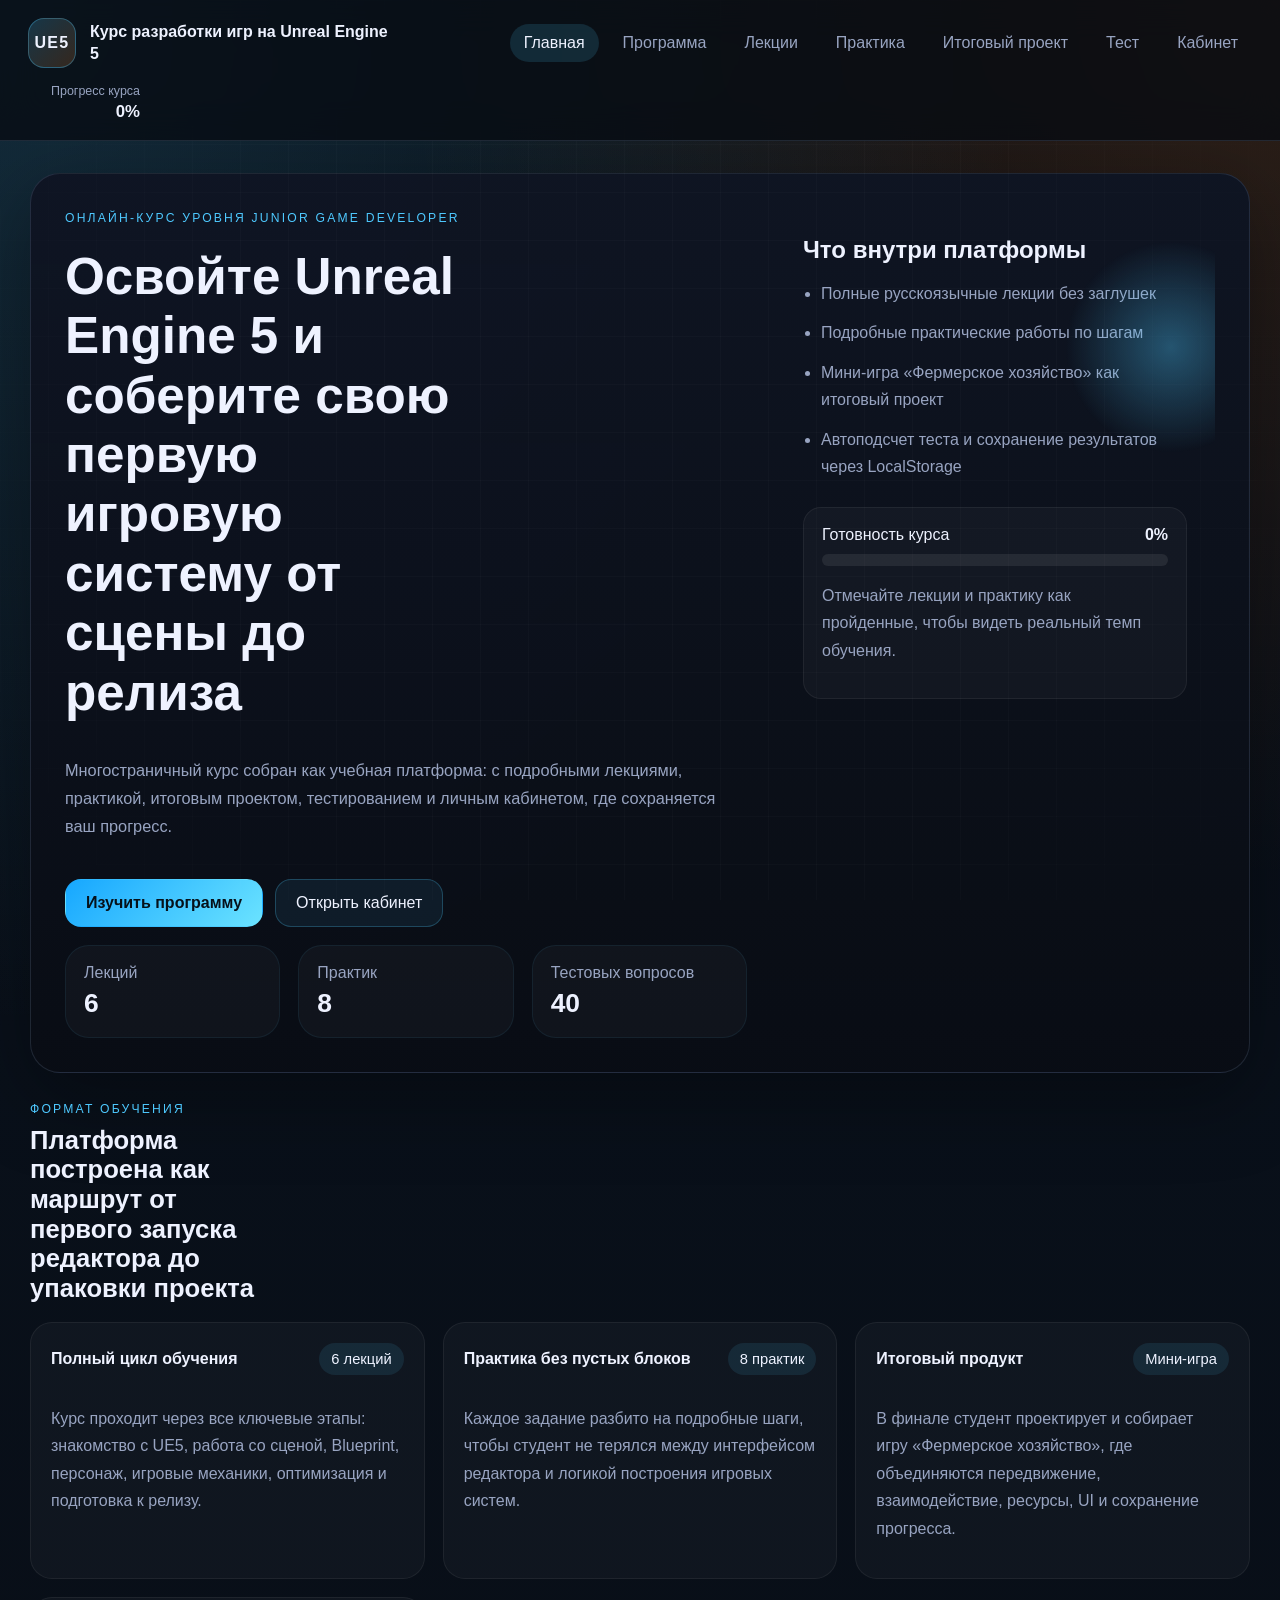
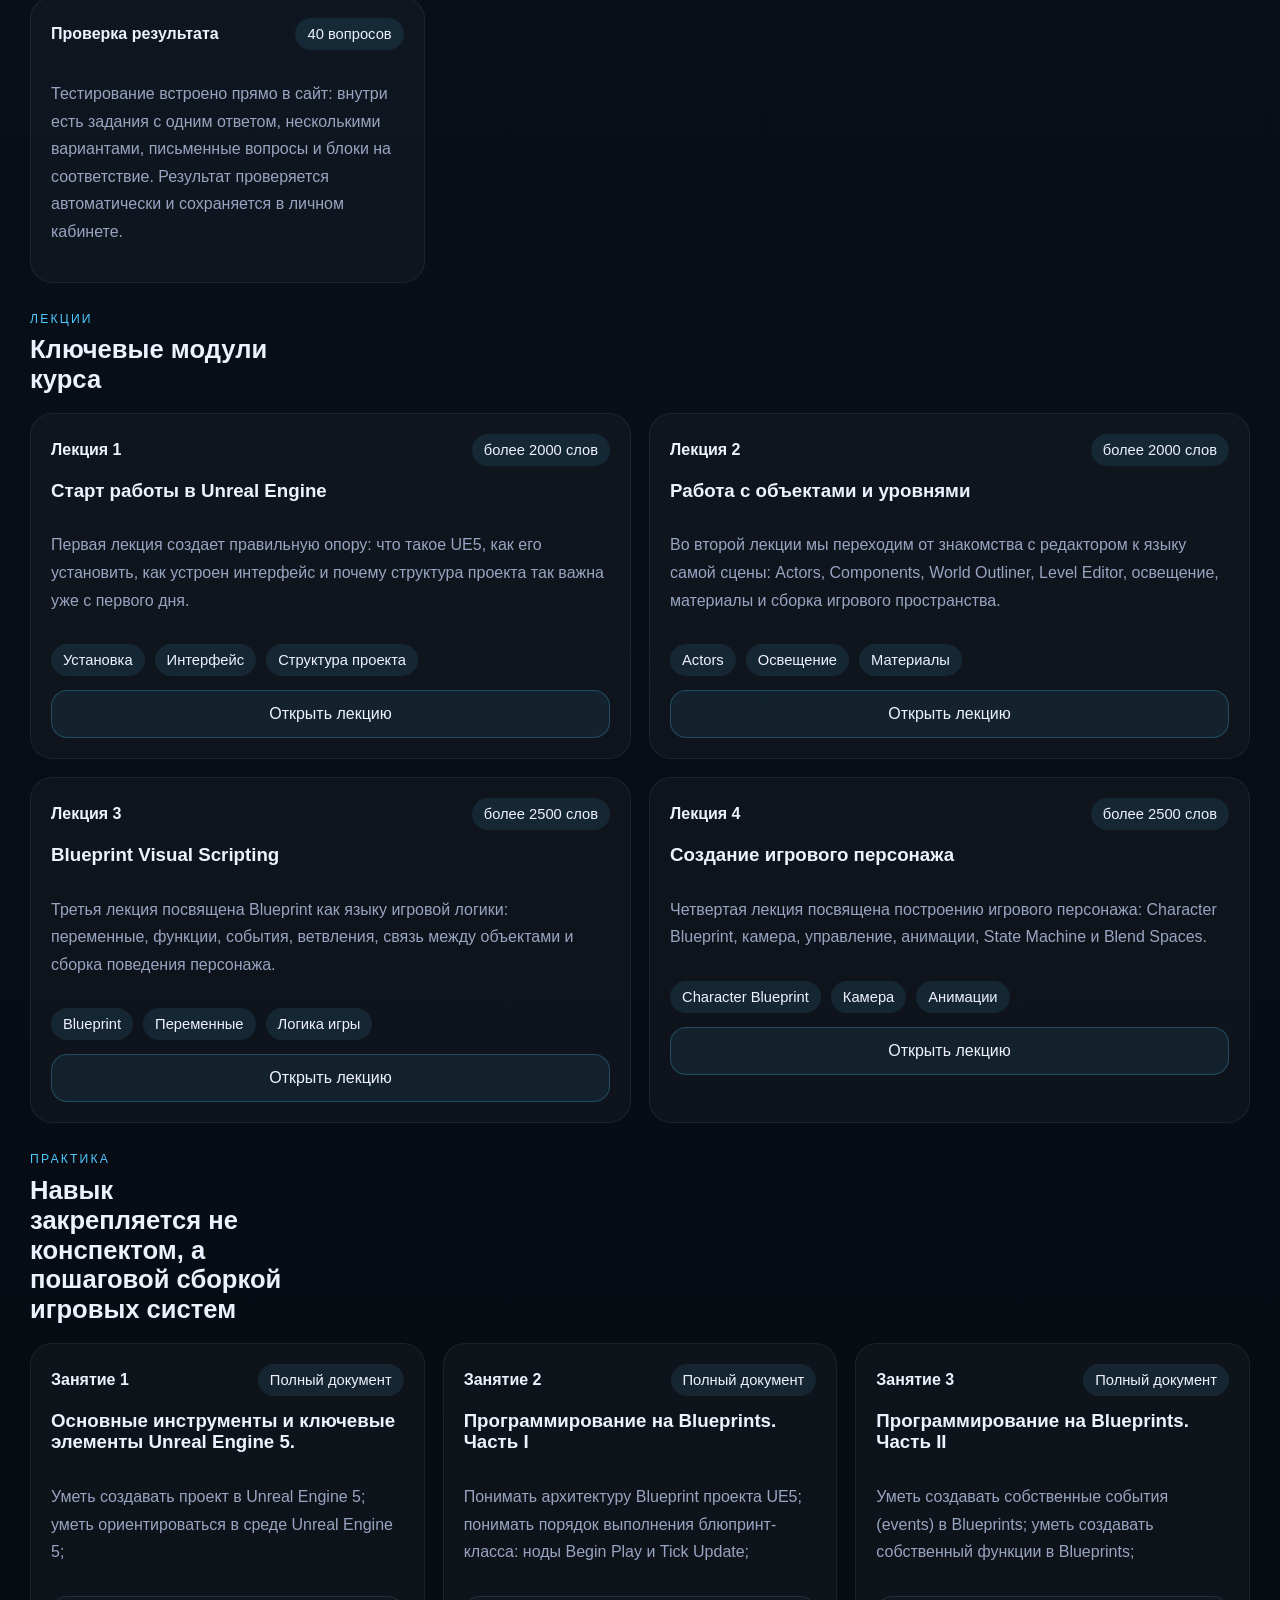
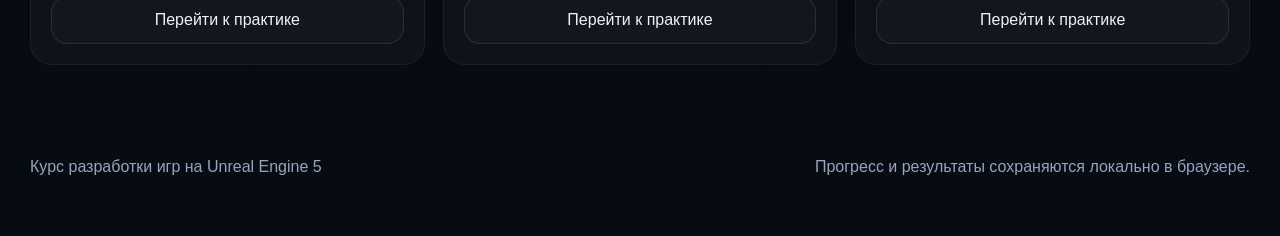
<file: index.html>
<!DOCTYPE html>
<html lang="ru">
<head>
  <meta charset="UTF-8">
  <meta name="viewport" content="width=device-width, initial-scale=1.0">
  <title>Курс разработки игр на Unreal Engine 5</title>
  <link rel="stylesheet" href="styles.css">
</head>
<body data-page="home">
  <div class="site-bg"></div>
  <header class="site-header">
    <a class="brand" href="index.html">
      <span class="brand-mark">UE5</span>
      <span class="brand-text">Курс разработки игр на Unreal Engine 5</span>
    </a>
    <nav class="site-nav">
      <a href="index.html" data-nav="home">Главная</a>
      <a href="program.html" data-nav="program">Программа</a>
      <a href="lectures.html" data-nav="lectures">Лекции</a>
      <a href="practice.html" data-nav="practice">Практика</a>
      <a href="project.html" data-nav="project">Итоговый проект</a>
      <a href="test.html" data-nav="test">Тест</a>
      <a href="dashboard.html" data-nav="dashboard">Кабинет</a>
    </nav>
    <div class="header-progress">
      <span>Прогресс курса</span>
      <strong data-progress-label>0%</strong>
    </div>
  </header>

  <main class="page-shell">
    <section class="hero hero-home">
      <div class="hero-copy">
        <p class="eyebrow">Онлайн-курс уровня Junior Game Developer</p>
        <h1>Освойте Unreal Engine 5 и соберите свою первую игровую систему от сцены до релиза</h1>
        <p class="hero-text">
          Многостраничный курс собран как учебная платформа: с подробными лекциями, практикой,
          итоговым проектом, тестированием и личным кабинетом, где сохраняется ваш прогресс.
        </p>
        <div class="hero-actions">
          <a class="button button-primary" href="program.html">Изучить программу</a>
          <a class="button button-secondary" href="dashboard.html">Открыть кабинет</a>
        </div>
        <div class="hero-metrics">
          <article class="metric-card">
            <span>Лекций</span>
            <strong data-course-lectures>6</strong>
          </article>
          <article class="metric-card">
            <span>Практик</span>
            <strong data-course-practices>8</strong>
          </article>
          <article class="metric-card">
            <span>Тестовых вопросов</span>
            <strong data-course-questions>40</strong>
          </article>
        </div>
      </div>
      <aside class="hero-panel">
        <div class="panel-glow"></div>
        <h2>Что внутри платформы</h2>
        <ul class="feature-list">
          <li>Полные русскоязычные лекции без заглушек</li>
          <li>Подробные практические работы по шагам</li>
          <li>Мини-игра «Фермерское хозяйство» как итоговый проект</li>
          <li>Автоподсчет теста и сохранение результатов через LocalStorage</li>
        </ul>
        <div class="progress-widget">
          <div class="progress-caption">
            <span>Готовность курса</span>
            <strong data-progress-label>0%</strong>
          </div>
          <div class="progress-track">
            <div class="progress-fill" data-progress-fill></div>
          </div>
          <p>Отмечайте лекции и практику как пройденные, чтобы видеть реальный темп обучения.</p>
        </div>
      </aside>
    </section>

    <section class="section">
      <div class="section-heading">
        <p class="eyebrow">Формат обучения</p>
        <h2>Платформа построена как маршрут от первого запуска редактора до упаковки проекта</h2>
      </div>
      <div class="card-grid" id="home-highlights"></div>
    </section>

    <section class="section">
      <div class="section-heading">
        <p class="eyebrow">Лекции</p>
        <h2>Ключевые модули курса</h2>
      </div>
      <div class="card-grid card-grid-wide" id="home-featured-lectures"></div>
    </section>

    <section class="section">
      <div class="section-heading">
        <p class="eyebrow">Практика</p>
        <h2>Навык закрепляется не конспектом, а пошаговой сборкой игровых систем</h2>
      </div>
      <div class="card-grid" id="home-practices"></div>
    </section>
  </main>

  <footer class="site-footer">
    <p>Курс разработки игр на Unreal Engine 5</p>
    <p>Прогресс и результаты сохраняются локально в браузере.</p>
  </footer>

  <script src="data.js"></script>
  <script src="app.js"></script>
</body>
</html>
</file>
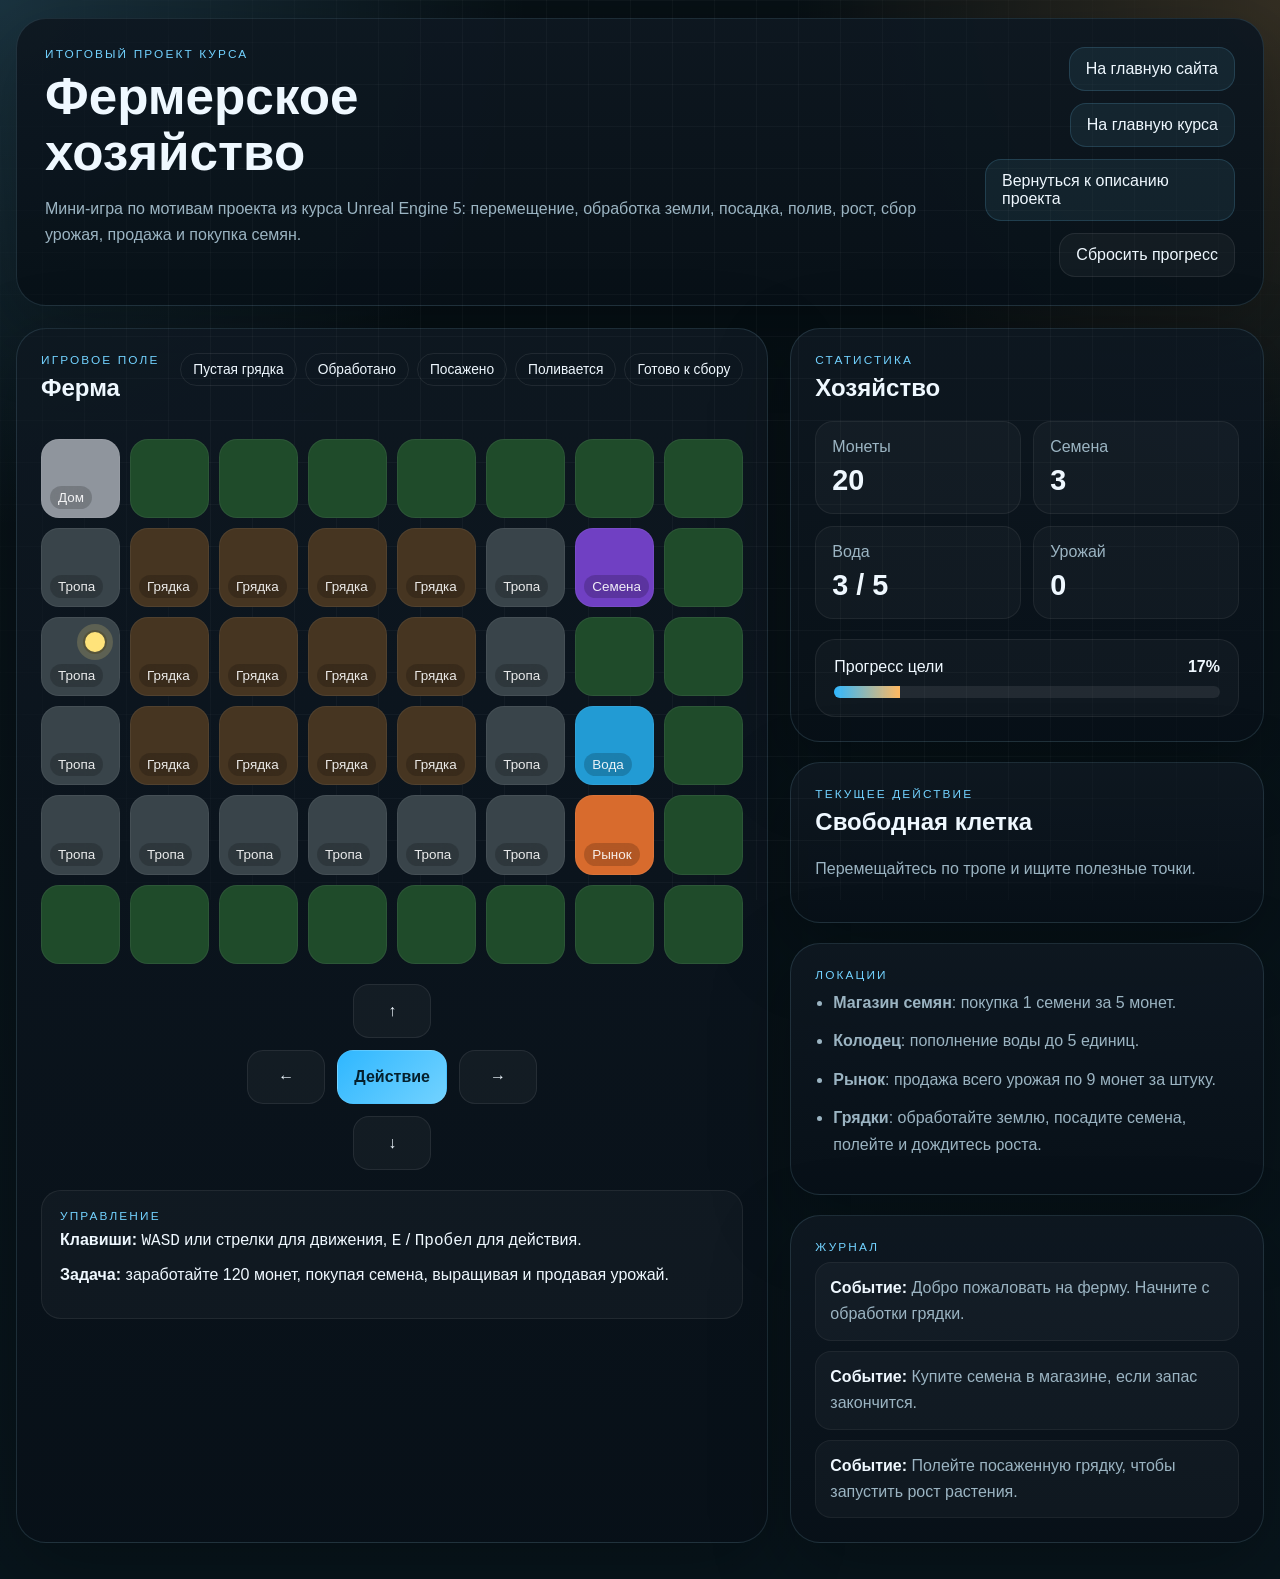
<file: game/index.html>
<!DOCTYPE html>
<html lang="ru">
<head>
  <meta charset="UTF-8">
  <meta name="viewport" content="width=device-width, initial-scale=1.0">
  <title>Фермерское хозяйство</title>
  <link rel="stylesheet" href="styles.css">
</head>
<body>
  <div class="background-glow"></div>
  <header class="topbar">
    <div>
      <p class="eyebrow">Итоговый проект курса</p>
      <h1>Фермерское хозяйство</h1>
      <p class="subtitle">Мини-игра по мотивам проекта из курса Unreal Engine 5: перемещение, обработка земли, посадка, полив, рост, сбор урожая, продажа и покупка семян.</p>
    </div>
    <div class="topbar-actions">
      <a class="ghost-link" href="../index.html">На главную сайта</a>
      <a class="ghost-link" href="../index.html">На главную курса</a>
      <a class="ghost-link" href="../project.html">Вернуться к описанию проекта</a>
      <button id="reset-game" class="secondary-button" type="button">Сбросить прогресс</button>
    </div>
  </header>

  <main class="layout">
    <section class="game-panel">
      <div class="panel-head">
        <div>
          <p class="eyebrow">Игровое поле</p>
          <h2>Ферма</h2>
        </div>
        <div class="legend">
          <span class="legend-chip plot-empty">Пустая грядка</span>
          <span class="legend-chip plot-tilled">Обработано</span>
          <span class="legend-chip plot-planted">Посажено</span>
          <span class="legend-chip plot-watered">Поливается</span>
          <span class="legend-chip plot-grown">Готово к сбору</span>
        </div>
      </div>

      <div id="board" class="board" aria-label="Игровое поле"></div>

      <div class="control-bar">
        <button class="control-button" data-move="up" type="button">↑</button>
        <div class="control-row">
          <button class="control-button" data-move="left" type="button">←</button>
          <button class="control-button primary-button" id="interact-button" type="button">Действие</button>
          <button class="control-button" data-move="right" type="button">→</button>
        </div>
        <button class="control-button" data-move="down" type="button">↓</button>
      </div>

      <div class="hint-box">
        <p class="eyebrow">Управление</p>
        <p><strong>Клавиши:</strong> <code>WASD</code> или стрелки для движения, <code>E</code> / <code>Пробел</code> для действия.</p>
        <p><strong>Задача:</strong> заработайте <span id="goal-money">120</span> монет, покупая семена, выращивая и продавая урожай.</p>
      </div>
    </section>

    <aside class="sidebar">
      <section class="card stats-card">
        <p class="eyebrow">Статистика</p>
        <h2>Хозяйство</h2>
        <div class="stats-grid">
          <article>
            <span>Монеты</span>
            <strong id="money-value">0</strong>
          </article>
          <article>
            <span>Семена</span>
            <strong id="seed-value">0</strong>
          </article>
          <article>
            <span>Вода</span>
            <strong id="water-value">0</strong>
          </article>
          <article>
            <span>Урожай</span>
            <strong id="harvest-value">0</strong>
          </article>
        </div>
        <div class="progress-block">
          <div class="progress-copy">
            <span>Прогресс цели</span>
            <strong id="progress-label">0%</strong>
          </div>
          <div class="progress-track"><div id="progress-fill" class="progress-fill"></div></div>
        </div>
      </section>

      <section class="card action-card">
        <p class="eyebrow">Текущее действие</p>
        <h2 id="action-title">Подойдите к объекту</h2>
        <p id="action-description">Встаньте на клетку с грядкой, колодцем, магазином или рынком и нажмите кнопку действия.</p>
      </section>

      <section class="card">
        <p class="eyebrow">Локации</p>
        <ul class="location-list">
          <li><strong>Магазин семян</strong>: покупка 1 семени за 5 монет.</li>
          <li><strong>Колодец</strong>: пополнение воды до 5 единиц.</li>
          <li><strong>Рынок</strong>: продажа всего урожая по 9 монет за штуку.</li>
          <li><strong>Грядки</strong>: обработайте землю, посадите семена, полейте и дождитесь роста.</li>
        </ul>
      </section>

      <section class="card">
        <p class="eyebrow">Журнал</p>
        <div id="event-log" class="event-log"></div>
      </section>
    </aside>
  </main>

  <script src="game.js"></script>
</body>
</html>
</file>
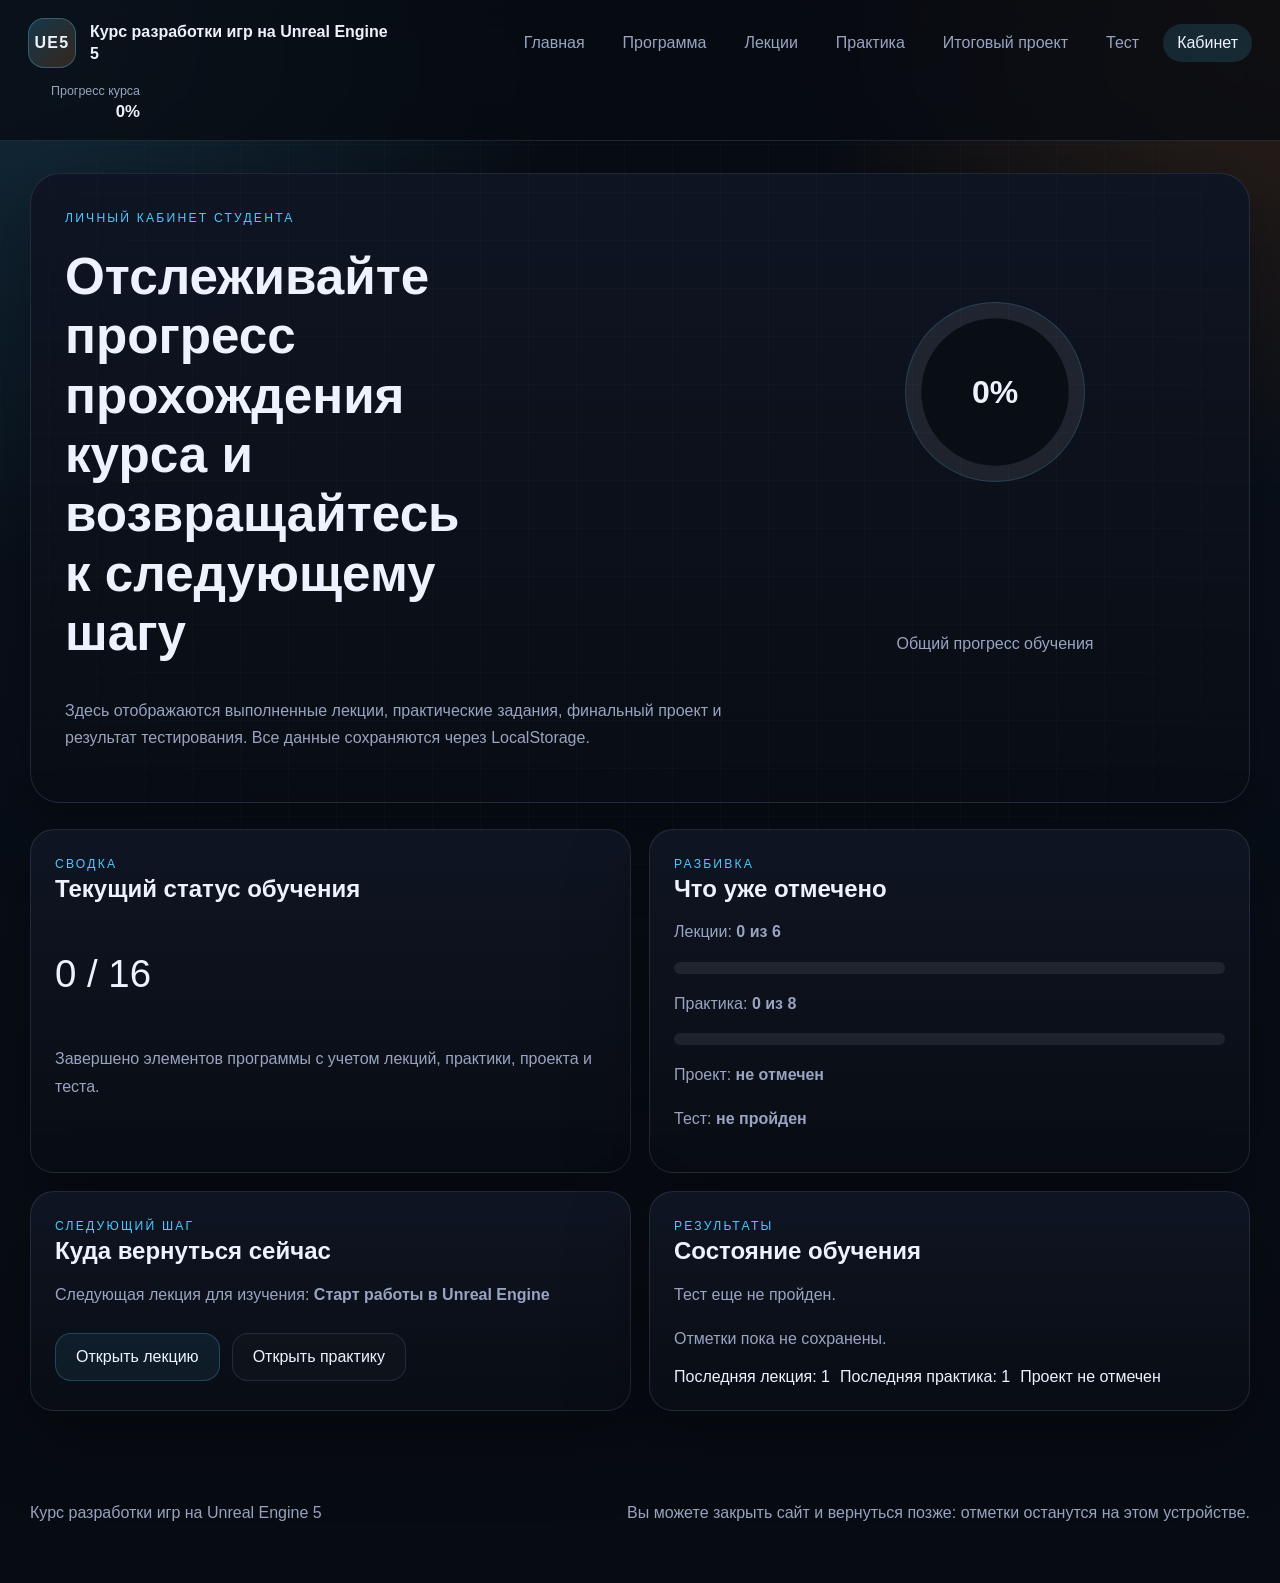
<file: dashboard.html>
<!DOCTYPE html>
<html lang="ru">
<head>
  <meta charset="UTF-8">
  <meta name="viewport" content="width=device-width, initial-scale=1.0">
  <title>Личный кабинет | Курс разработки игр на Unreal Engine 5</title>
  <link rel="stylesheet" href="styles.css">
</head>
<body data-page="dashboard">
  <div class="site-bg"></div>
  <header class="site-header">
    <a class="brand" href="index.html">
      <span class="brand-mark">UE5</span>
      <span class="brand-text">Курс разработки игр на Unreal Engine 5</span>
    </a>
    <nav class="site-nav">
      <a href="index.html" data-nav="home">Главная</a>
      <a href="program.html" data-nav="program">Программа</a>
      <a href="lectures.html" data-nav="lectures">Лекции</a>
      <a href="practice.html" data-nav="practice">Практика</a>
      <a href="project.html" data-nav="project">Итоговый проект</a>
      <a href="test.html" data-nav="test">Тест</a>
      <a href="dashboard.html" data-nav="dashboard">Кабинет</a>
    </nav>
    <div class="header-progress">
      <span>Прогресс курса</span>
      <strong data-progress-label>0%</strong>
    </div>
  </header>

  <main class="page-shell">
    <section class="hero hero-dashboard">
      <div class="hero-copy">
        <p class="eyebrow">Личный кабинет студента</p>
        <h1>Отслеживайте прогресс прохождения курса и возвращайтесь к следующему шагу</h1>
        <p>
          Здесь отображаются выполненные лекции, практические задания, финальный проект
          и результат тестирования. Все данные сохраняются через LocalStorage.
        </p>
      </div>
      <aside class="hero-panel compact-panel">
        <div class="ring-progress" data-ring-progress>
          <span data-progress-label>0%</span>
        </div>
        <p>Общий прогресс обучения</p>
      </aside>
    </section>

    <section class="section dashboard-grid">
      <article class="surface-card" id="dashboard-summary"></article>
      <article class="surface-card" id="dashboard-breakdown"></article>
      <article class="surface-card" id="dashboard-next"></article>
      <article class="surface-card" id="dashboard-results"></article>
    </section>
  </main>

  <footer class="site-footer">
    <p>Курс разработки игр на Unreal Engine 5</p>
    <p>Вы можете закрыть сайт и вернуться позже: отметки останутся на этом устройстве.</p>
  </footer>

  <script src="data.js"></script>
  <script src="app.js"></script>
</body>
</html>
</file>
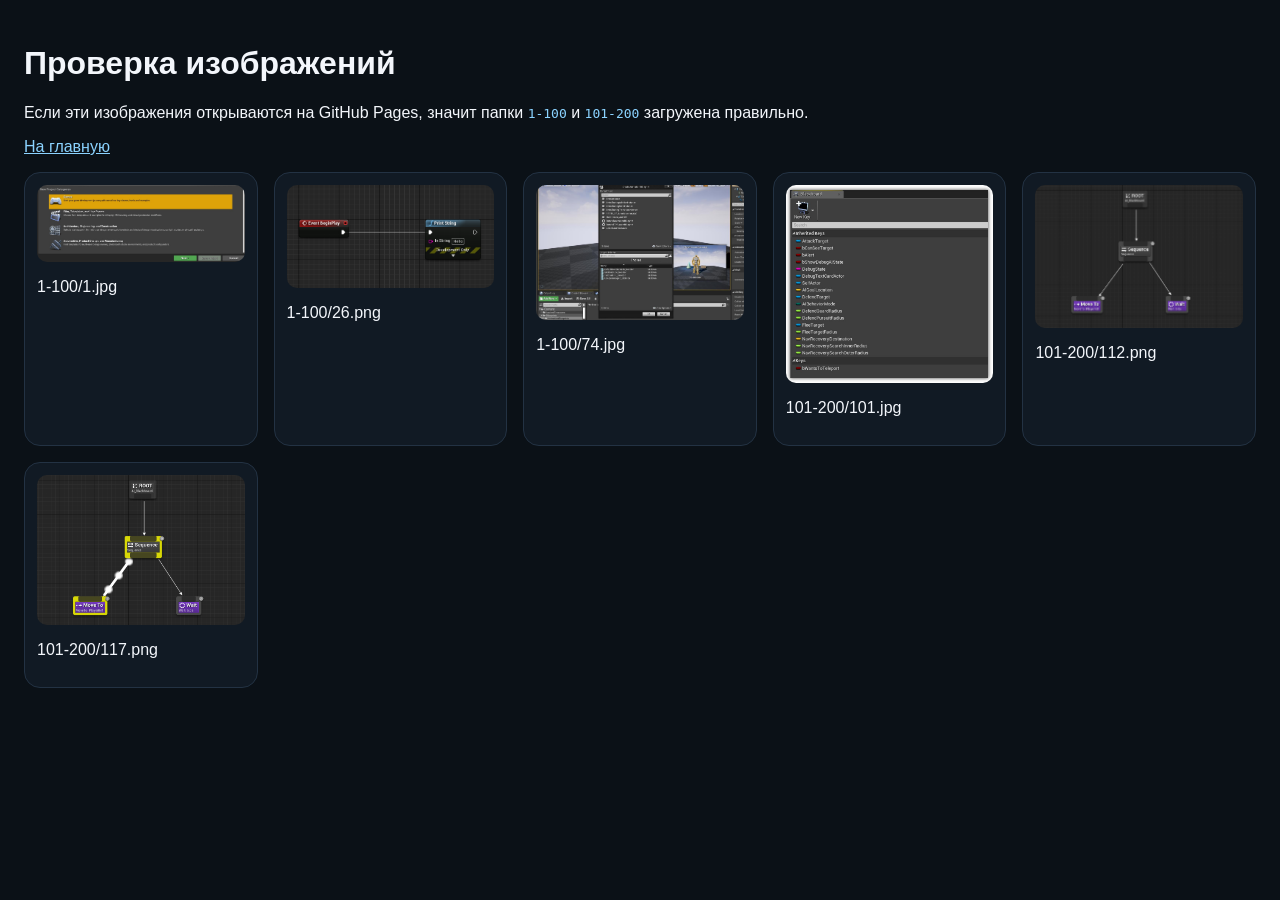
<file: images-test.html>
<!DOCTYPE html>
<html lang="ru">
<head>
  <meta charset="UTF-8">
  <meta name="viewport" content="width=device-width, initial-scale=1.0">
  <title>Проверка изображений</title>
  <style>
    body{font-family:Segoe UI,sans-serif;background:#0b1117;color:#f3f6fb;margin:0;padding:24px}
    .grid{display:grid;grid-template-columns:repeat(auto-fit,minmax(220px,1fr));gap:16px}
    .card{background:#111a24;border:1px solid #233243;border-radius:16px;padding:12px}
    img{width:100%;border-radius:10px;display:block}
    code{color:#8bd3ff}
    a{color:#8bd3ff}
  </style>
</head>
<body>
  <h1>Проверка изображений</h1>
  <p>Если эти изображения открываются на GitHub Pages, значит папки <code>1-100</code> и <code>101-200</code> загружена правильно.</p>
  <p><a href="index.html">На главную</a></p>
  <div class="grid">
    <div class="card"><img src="1-100/1.jpg" alt="1"><p>1-100/1.jpg</p></div>
    <div class="card"><img src="1-100/26.png" alt="26"><p>1-100/26.png</p></div>
    <div class="card"><img src="1-100/74.jpg" alt="74"><p>1-100/74.jpg</p></div>
    <div class="card"><img src="101-200/101.jpg" alt="101"><p>101-200/101.jpg</p></div>
    <div class="card"><img src="101-200/112.png" alt="112"><p>101-200/112.png</p></div>
    <div class="card"><img src="101-200/117.png" alt="117"><p>101-200/117.png</p></div>
  </div>
</body>
</html>
</file>
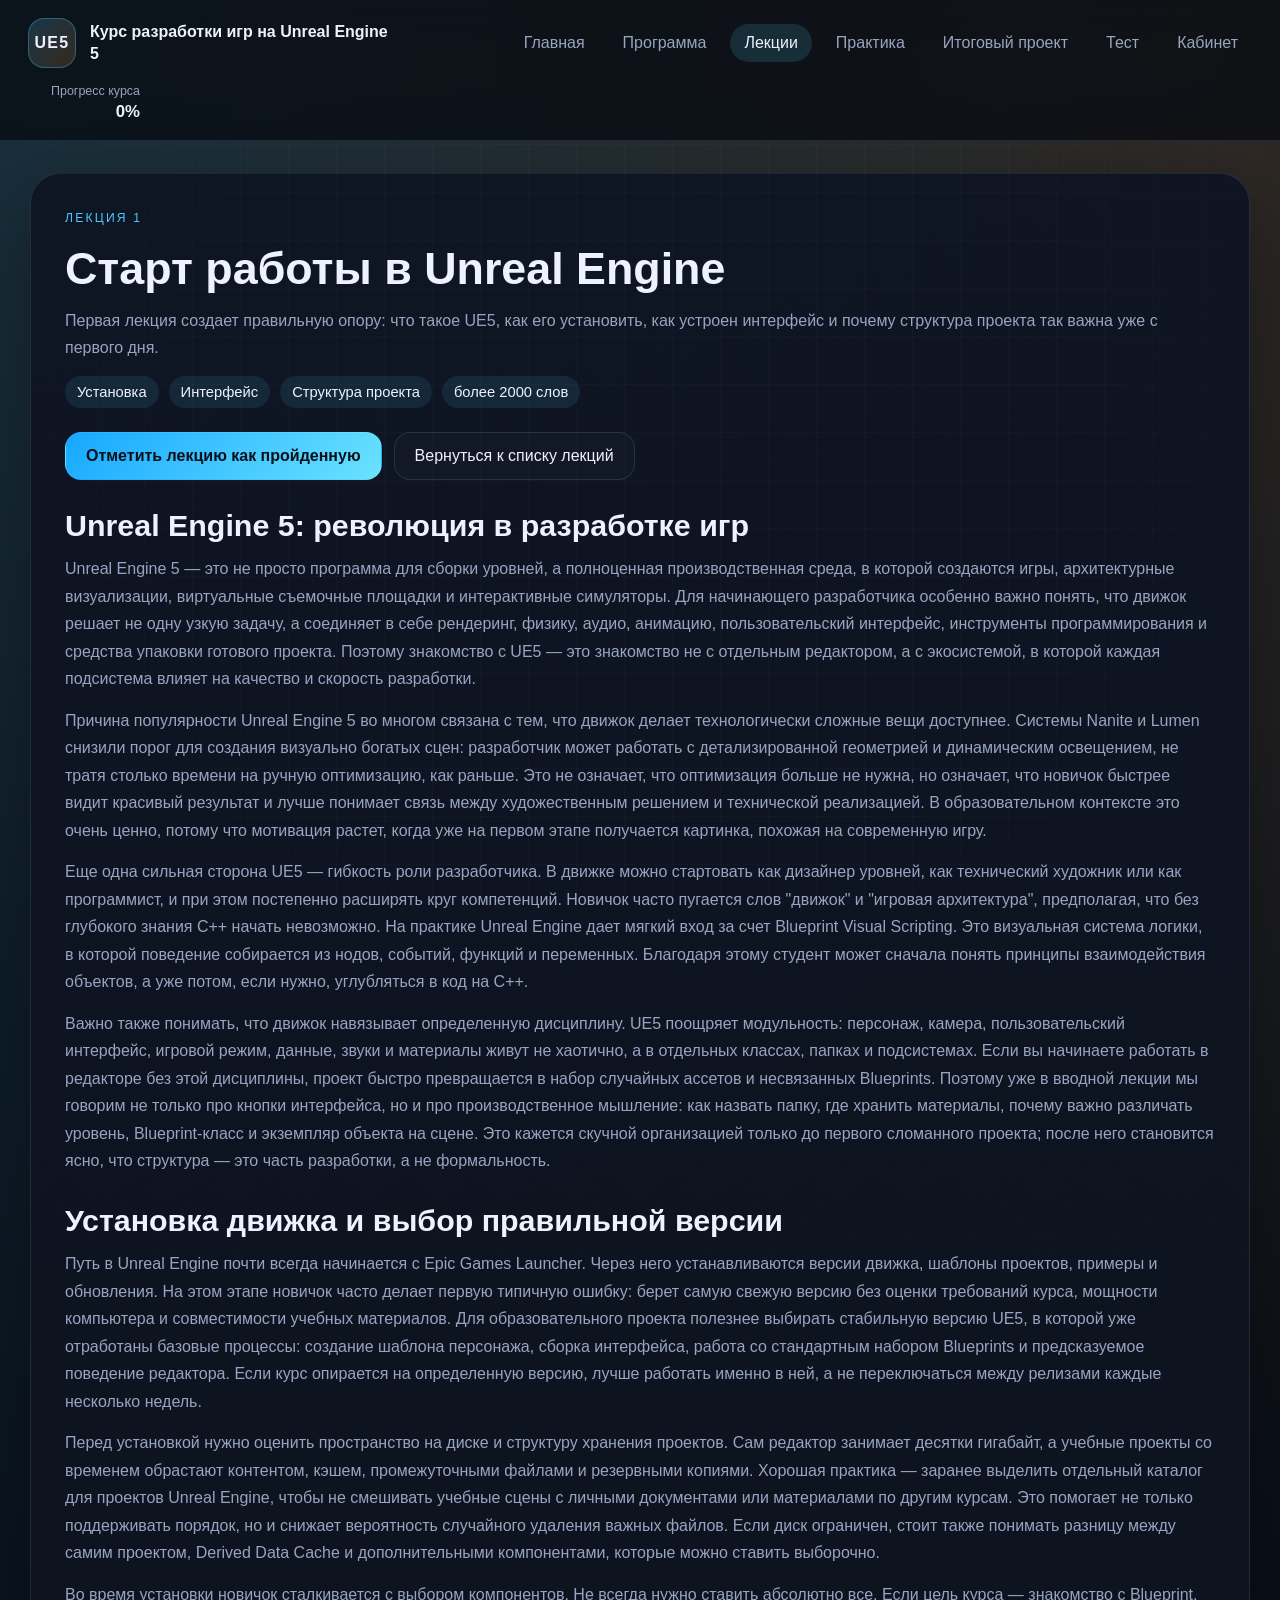
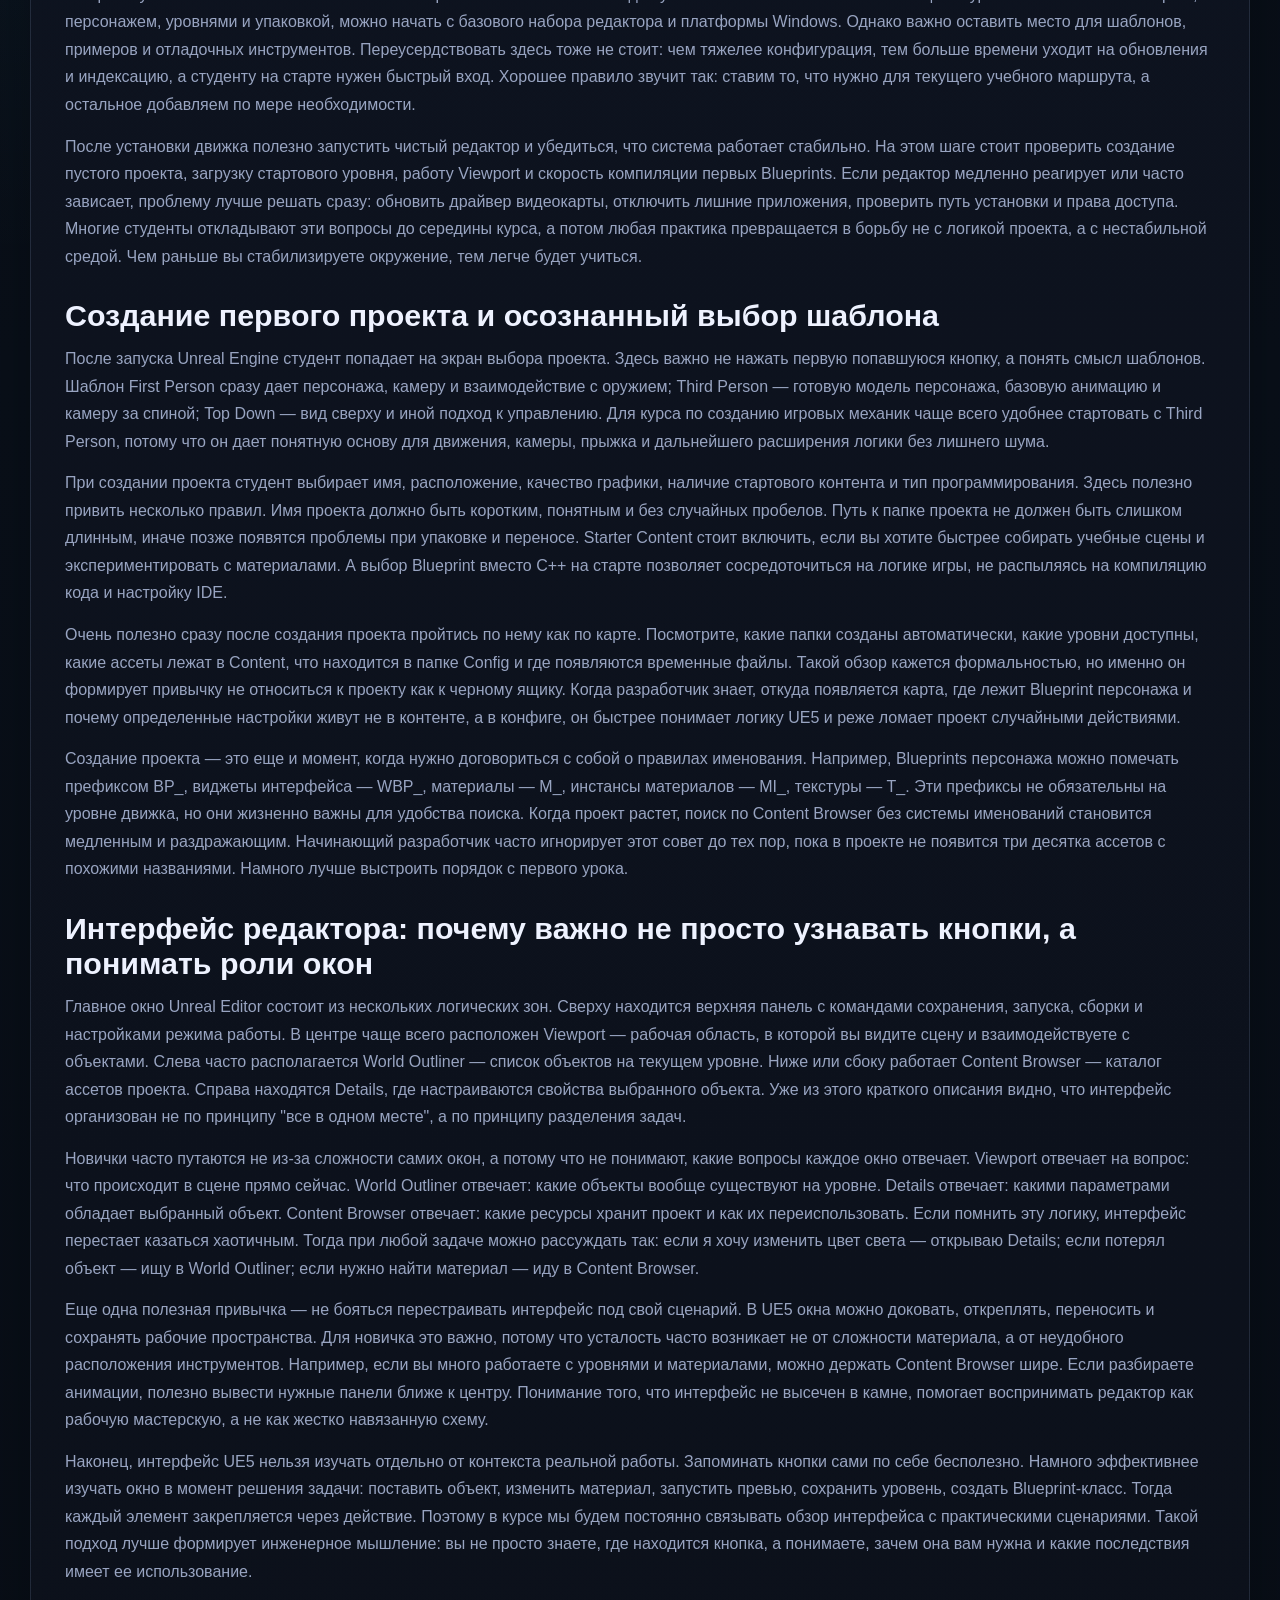
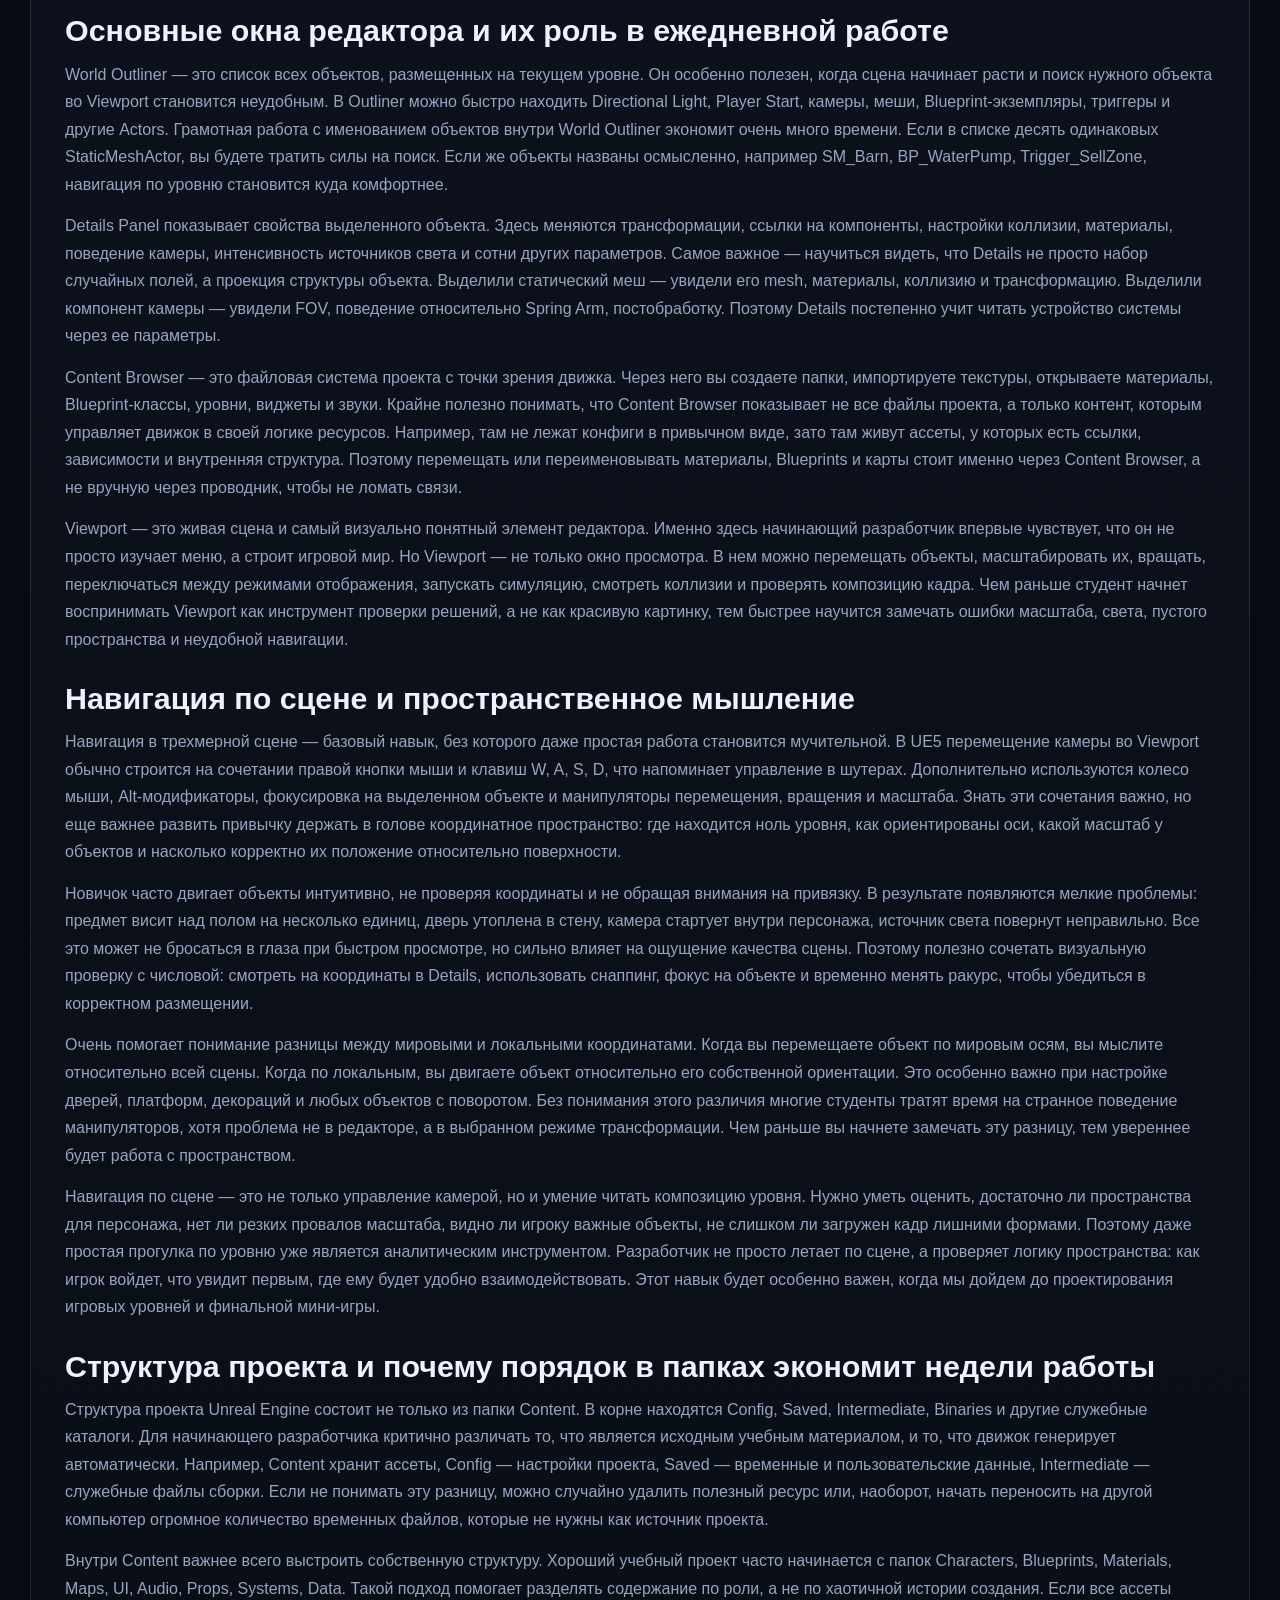
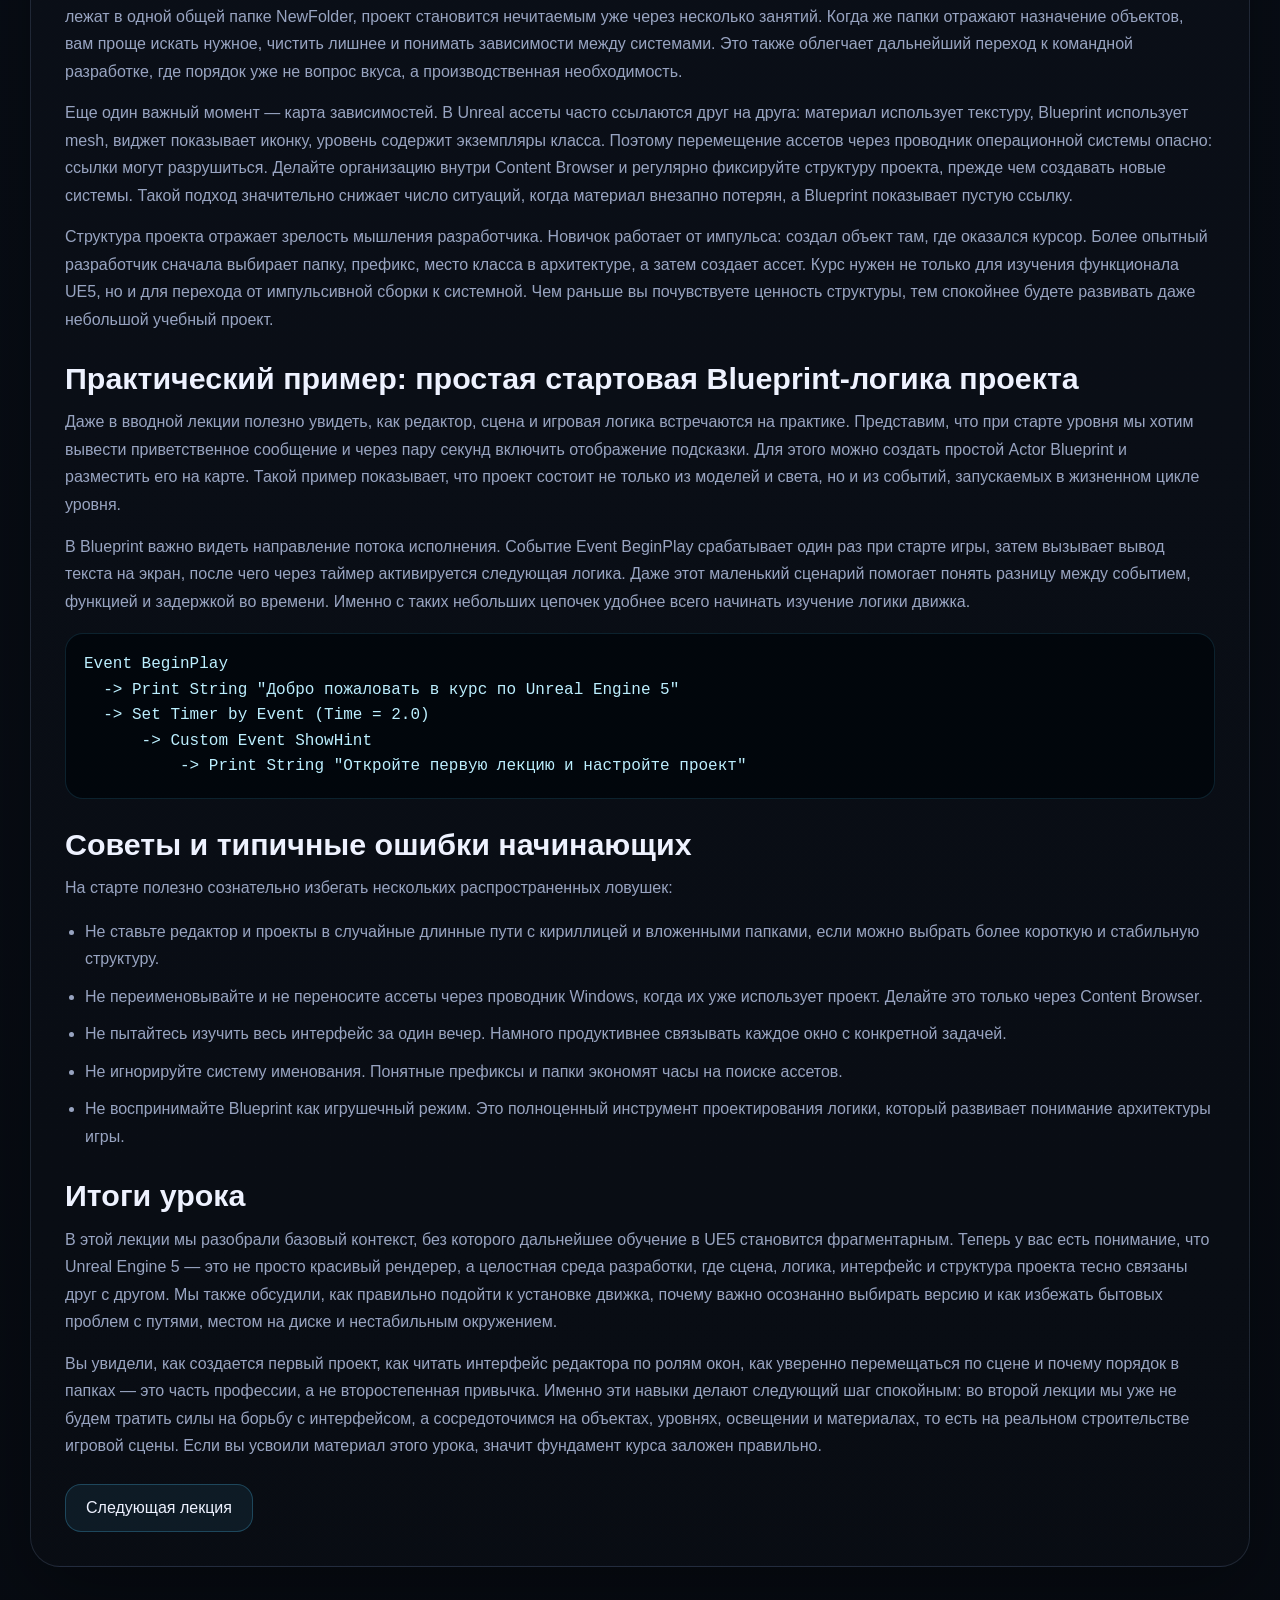
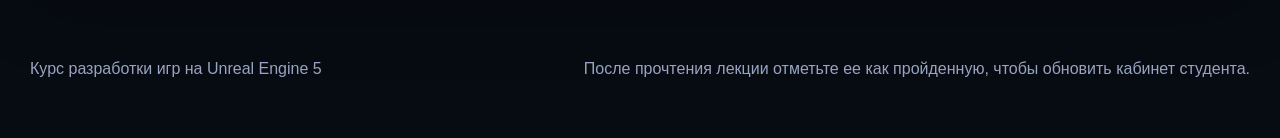
<file: lecture.html>
<!DOCTYPE html>
<html lang="ru">
<head>
  <meta charset="UTF-8">
  <meta name="viewport" content="width=device-width, initial-scale=1.0">
  <title>Лекция | Курс разработки игр на Unreal Engine 5</title>
  <link rel="stylesheet" href="styles.css">
</head>
<body data-page="lecture-detail">
  <div class="site-bg"></div>
  <header class="site-header">
    <a class="brand" href="index.html">
      <span class="brand-mark">UE5</span>
      <span class="brand-text">Курс разработки игр на Unreal Engine 5</span>
    </a>
    <nav class="site-nav">
      <a href="index.html" data-nav="home">Главная</a>
      <a href="program.html" data-nav="program">Программа</a>
      <a href="lectures.html" data-nav="lectures">Лекции</a>
      <a href="practice.html" data-nav="practice">Практика</a>
      <a href="project.html" data-nav="project">Итоговый проект</a>
      <a href="test.html" data-nav="test">Тест</a>
      <a href="dashboard.html" data-nav="dashboard">Кабинет</a>
    </nav>
    <div class="header-progress">
      <span>Прогресс курса</span>
      <strong data-progress-label>0%</strong>
    </div>
  </header>

  <main class="page-shell">
    <article id="lecture-detail" class="article-layout"></article>
  </main>

  <footer class="site-footer">
    <p>Курс разработки игр на Unreal Engine 5</p>
    <p>После прочтения лекции отметьте ее как пройденную, чтобы обновить кабинет студента.</p>
  </footer>

  <script src="data.js"></script>
  <script src="app.js"></script>
</body>
</html>
</file>
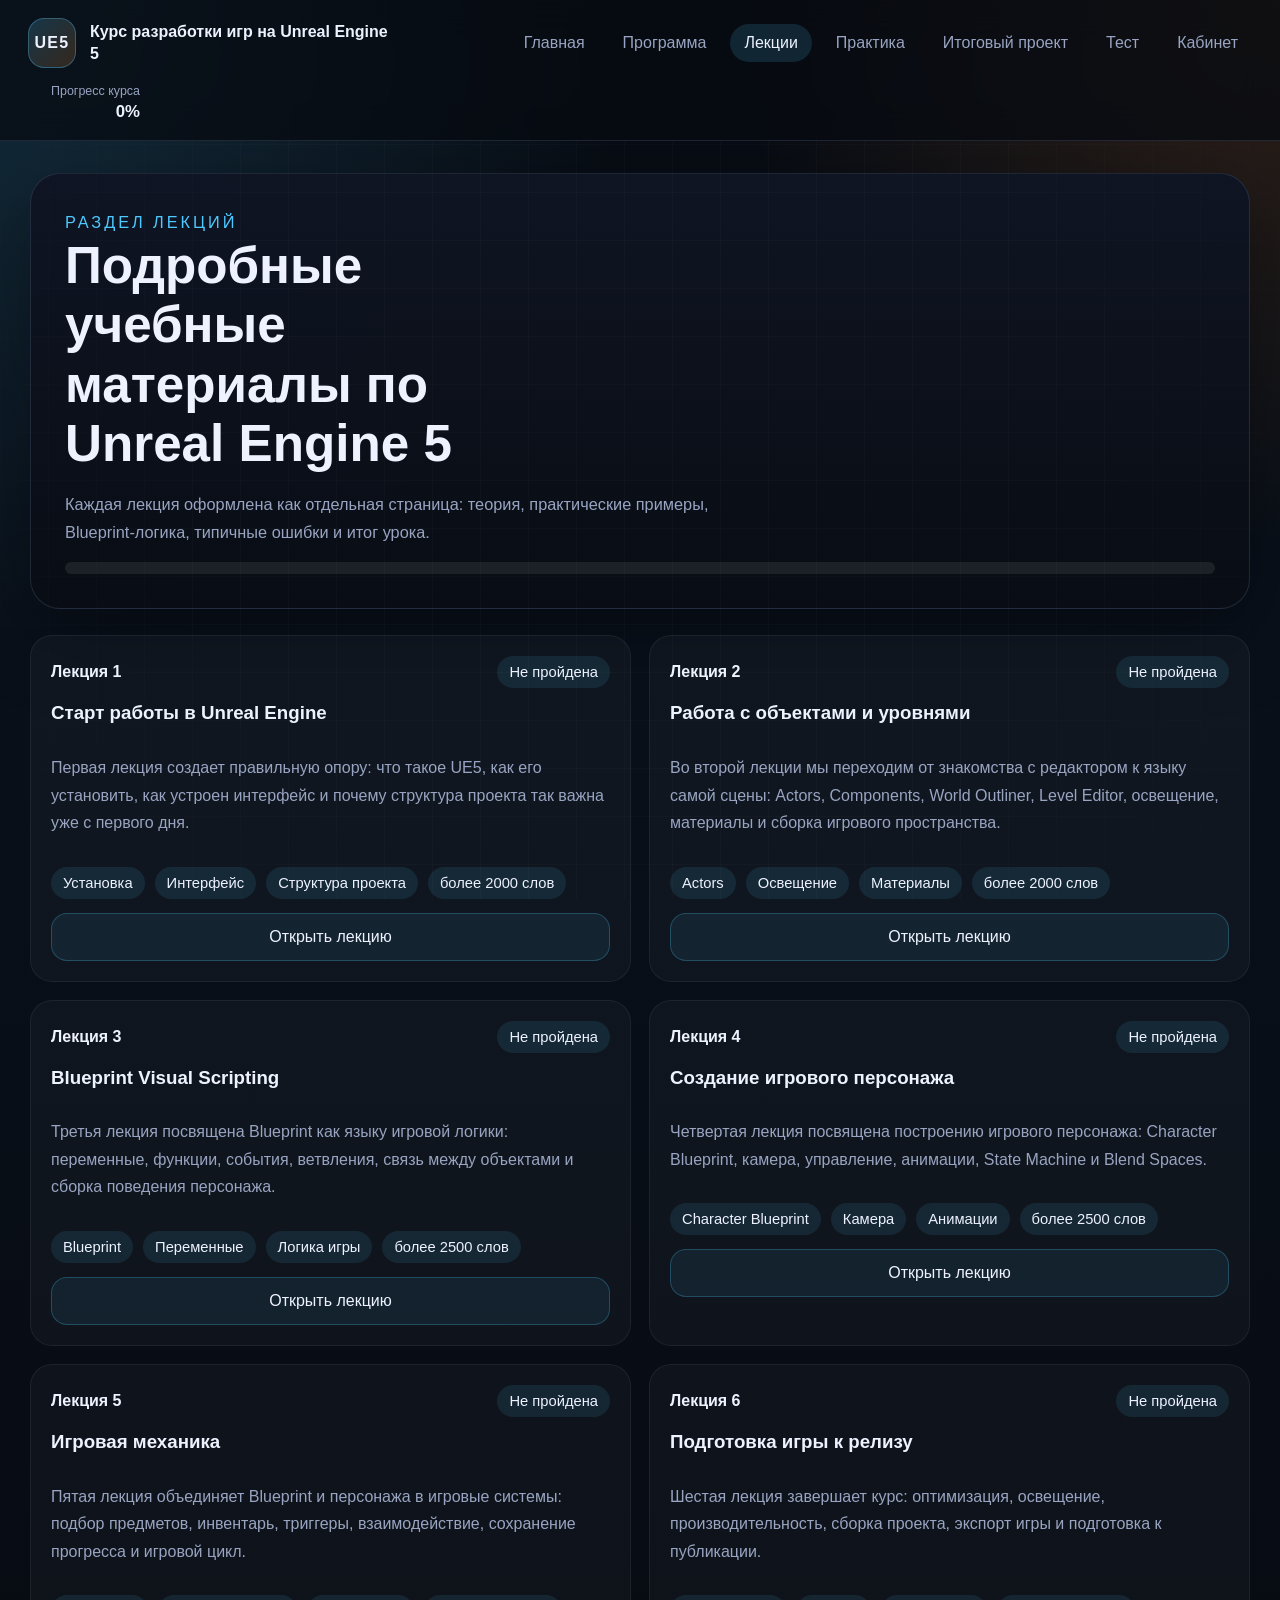
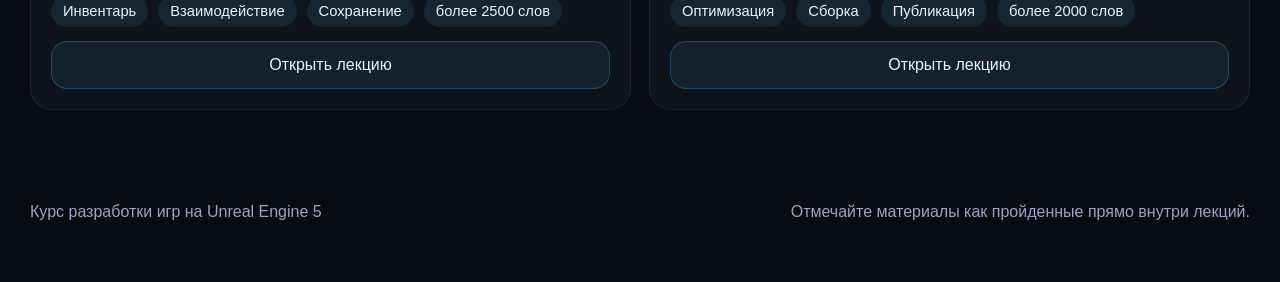
<file: lectures.html>
<!DOCTYPE html>
<html lang="ru">
<head>
  <meta charset="UTF-8">
  <meta name="viewport" content="width=device-width, initial-scale=1.0">
  <title>Лекции | Курс разработки игр на Unreal Engine 5</title>
  <link rel="stylesheet" href="styles.css">
</head>
<body data-page="lectures">
  <div class="site-bg"></div>
  <header class="site-header">
    <a class="brand" href="index.html">
      <span class="brand-mark">UE5</span>
      <span class="brand-text">Курс разработки игр на Unreal Engine 5</span>
    </a>
    <nav class="site-nav">
      <a href="index.html" data-nav="home">Главная</a>
      <a href="program.html" data-nav="program">Программа</a>
      <a href="lectures.html" data-nav="lectures">Лекции</a>
      <a href="practice.html" data-nav="practice">Практика</a>
      <a href="project.html" data-nav="project">Итоговый проект</a>
      <a href="test.html" data-nav="test">Тест</a>
      <a href="dashboard.html" data-nav="dashboard">Кабинет</a>
    </nav>
    <div class="header-progress">
      <span>Прогресс курса</span>
      <strong data-progress-label>0%</strong>
    </div>
  </header>

  <main class="page-shell">
    <section class="page-intro">
      <p class="eyebrow">Раздел лекций</p>
      <h1>Подробные учебные материалы по Unreal Engine 5</h1>
      <p>
        Каждая лекция оформлена как отдельная страница: теория, практические примеры,
        Blueprint-логика, типичные ошибки и итог урока.
      </p>
      <div class="progress-track">
        <div class="progress-fill" data-progress-fill></div>
      </div>
    </section>
    <section class="section">
      <div class="card-grid card-grid-wide" id="lecture-list"></div>
    </section>
  </main>

  <footer class="site-footer">
    <p>Курс разработки игр на Unreal Engine 5</p>
    <p>Отмечайте материалы как пройденные прямо внутри лекций.</p>
  </footer>

  <script src="data.js"></script>
  <script src="app.js"></script>
</body>
</html>
</file>
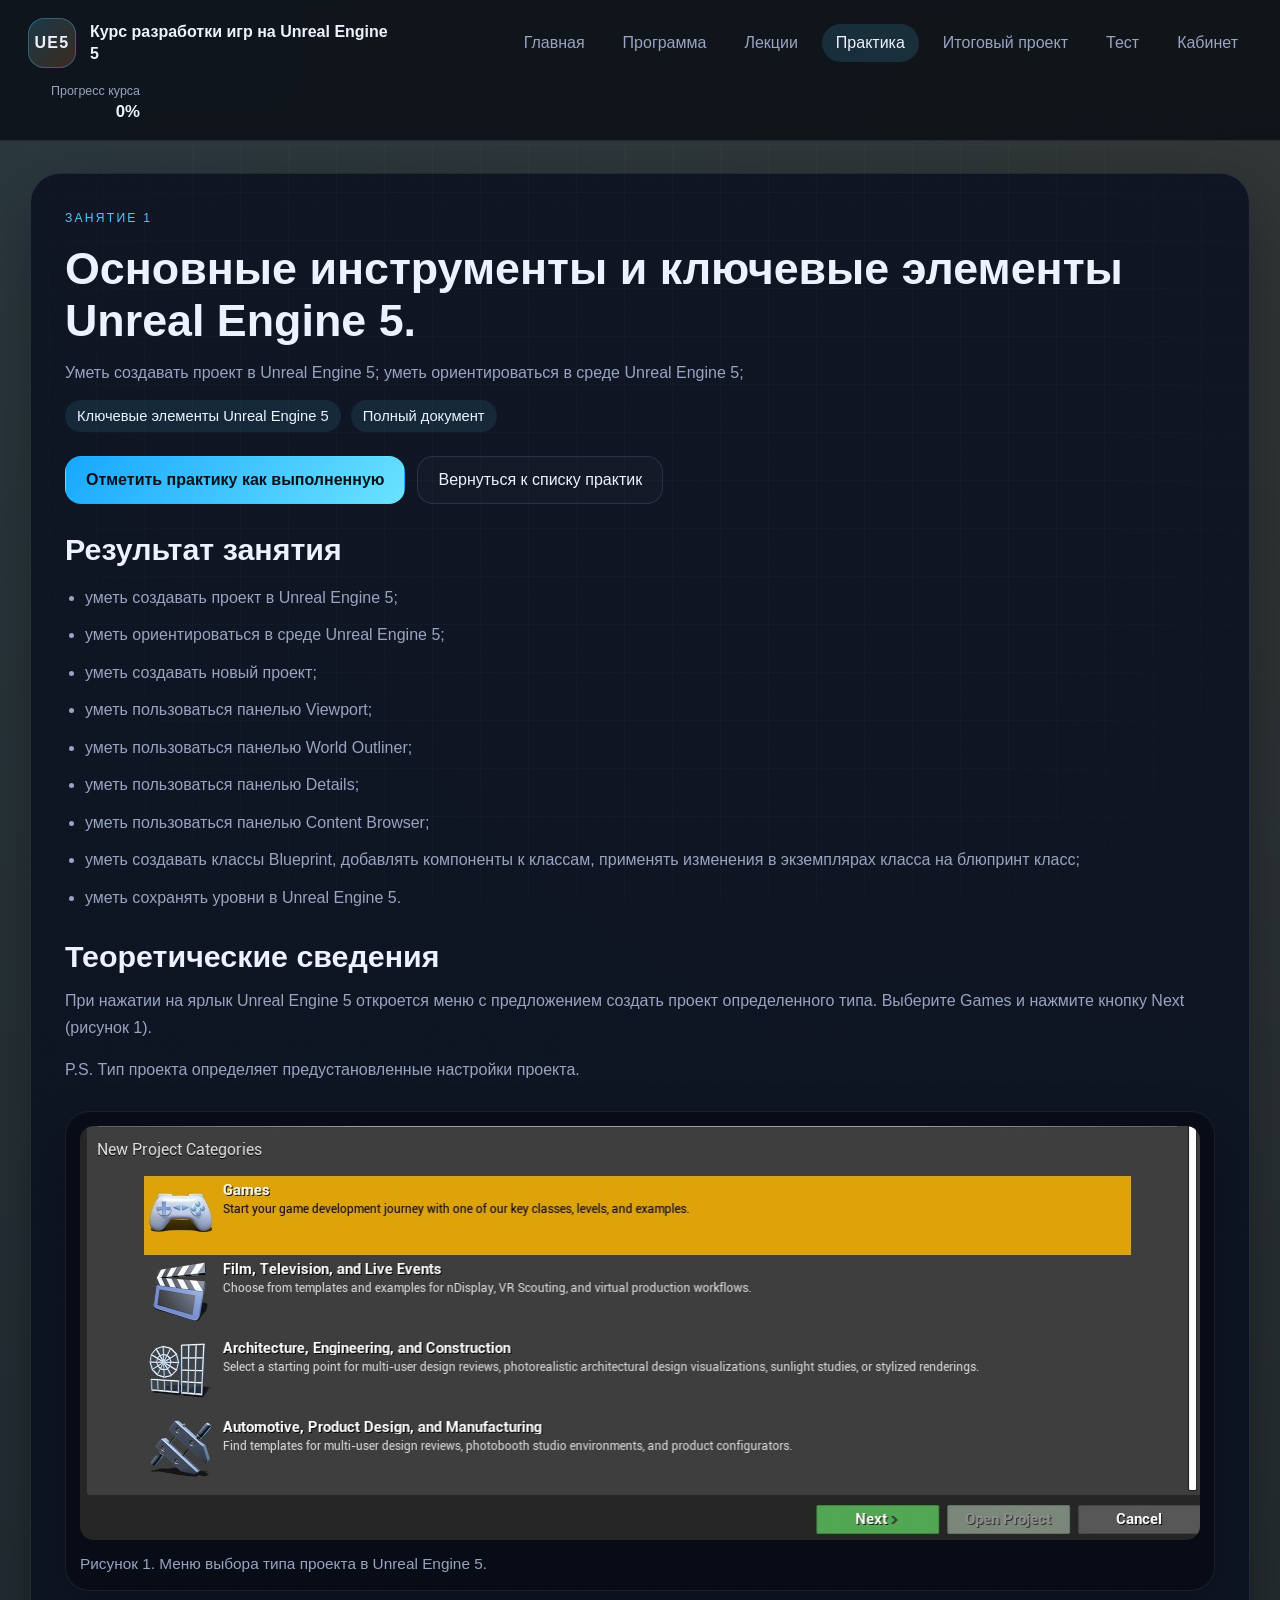
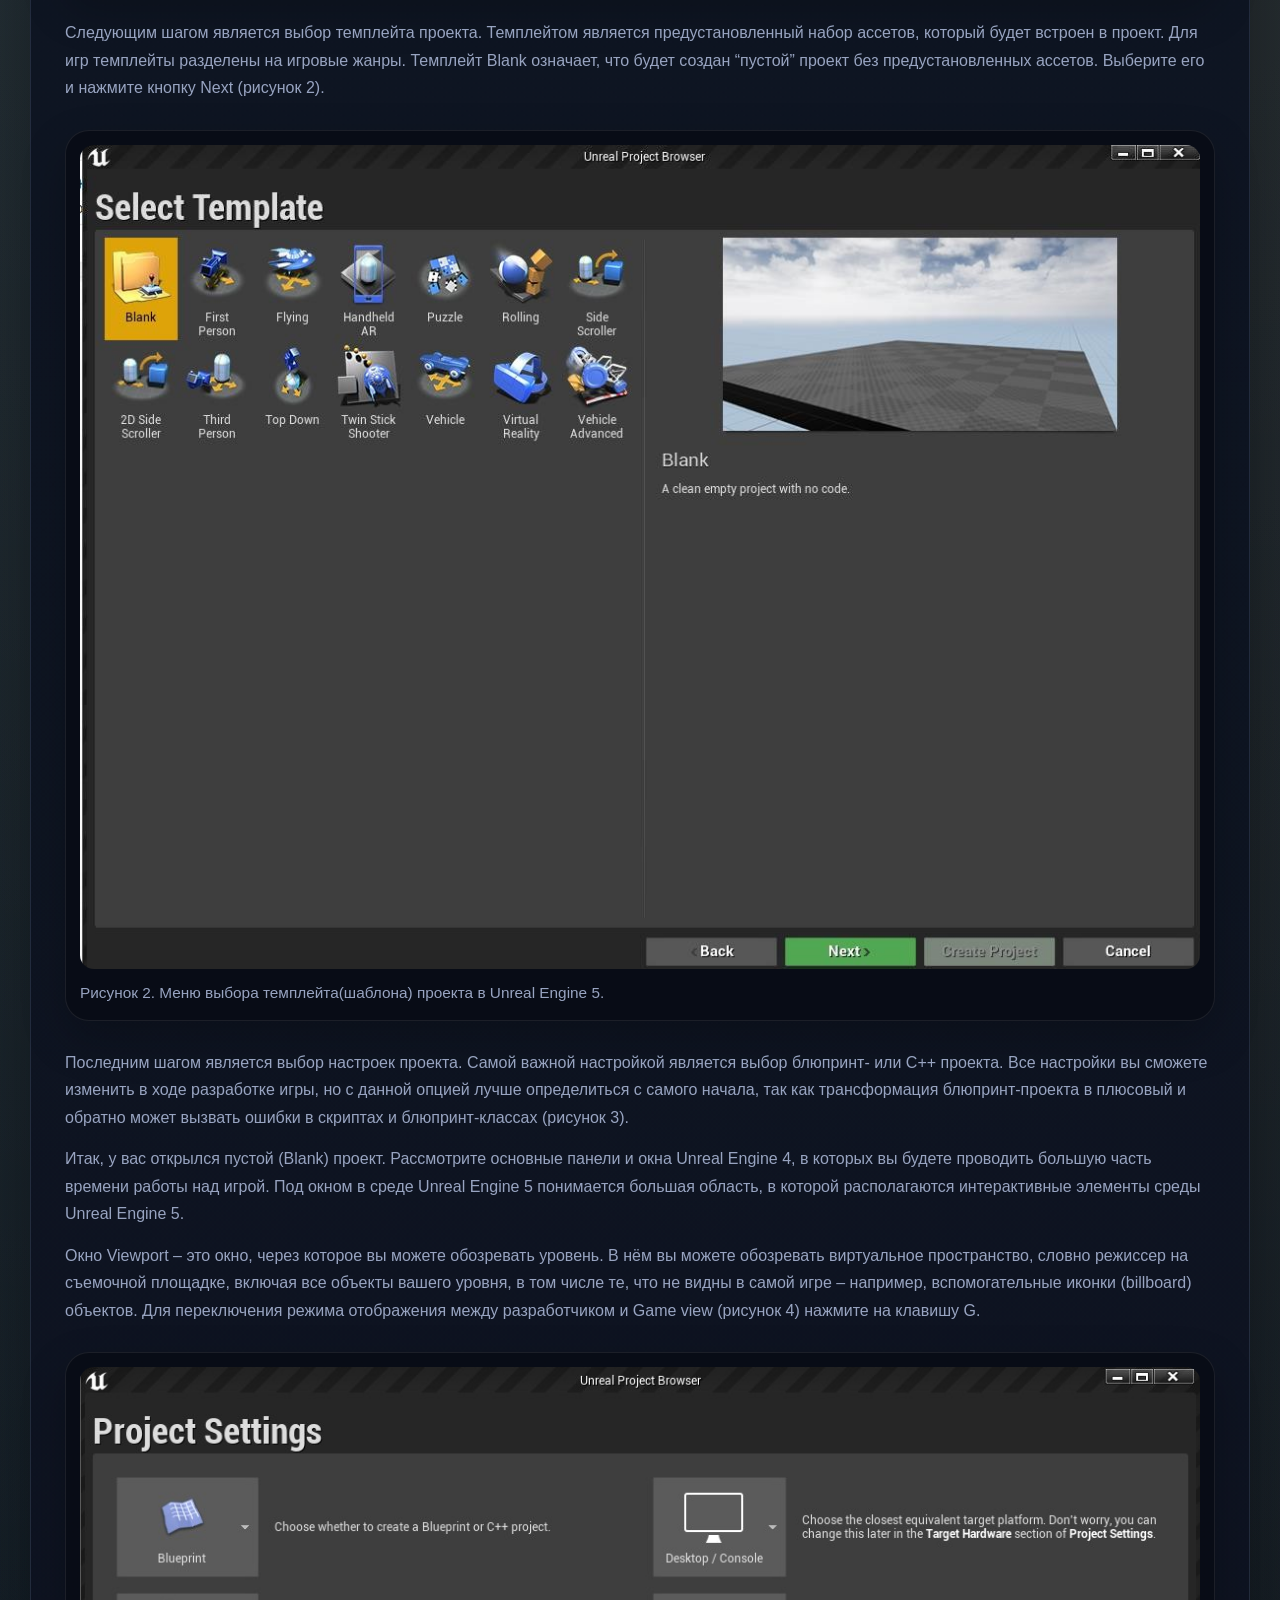
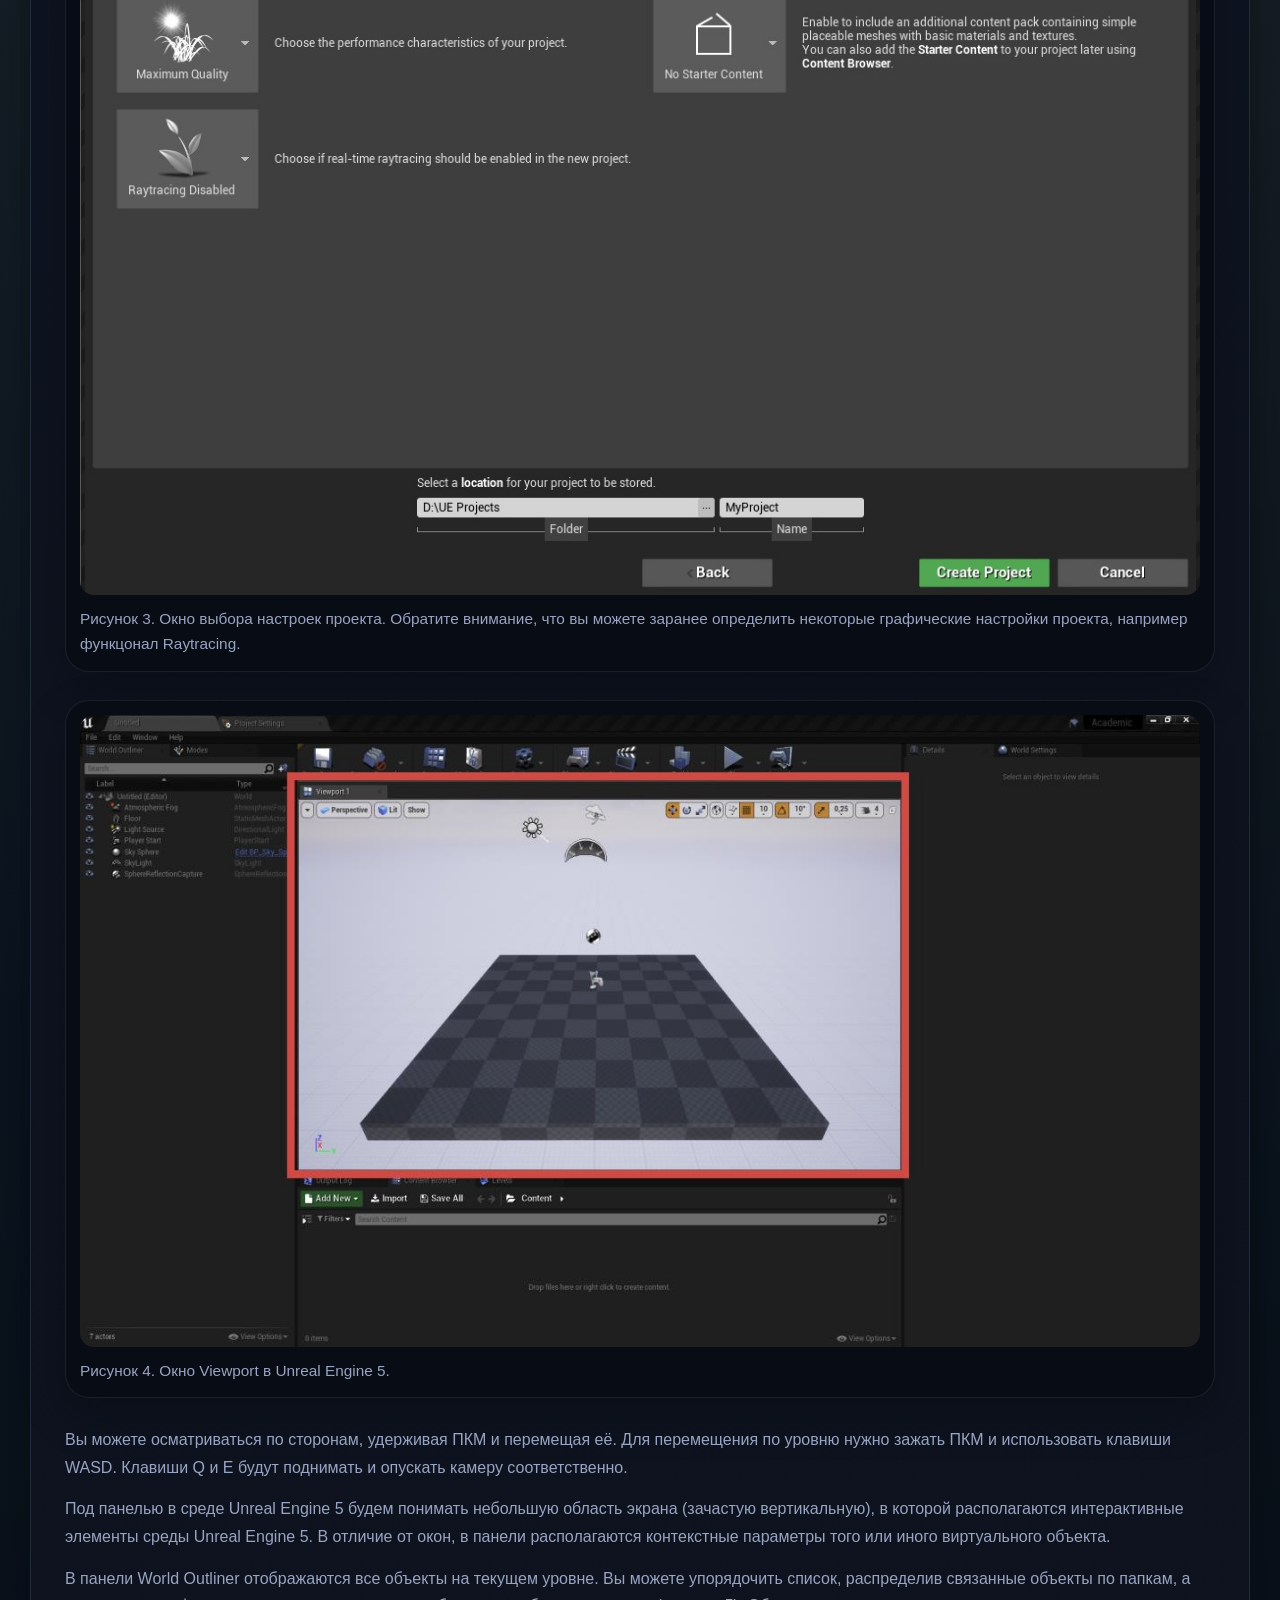
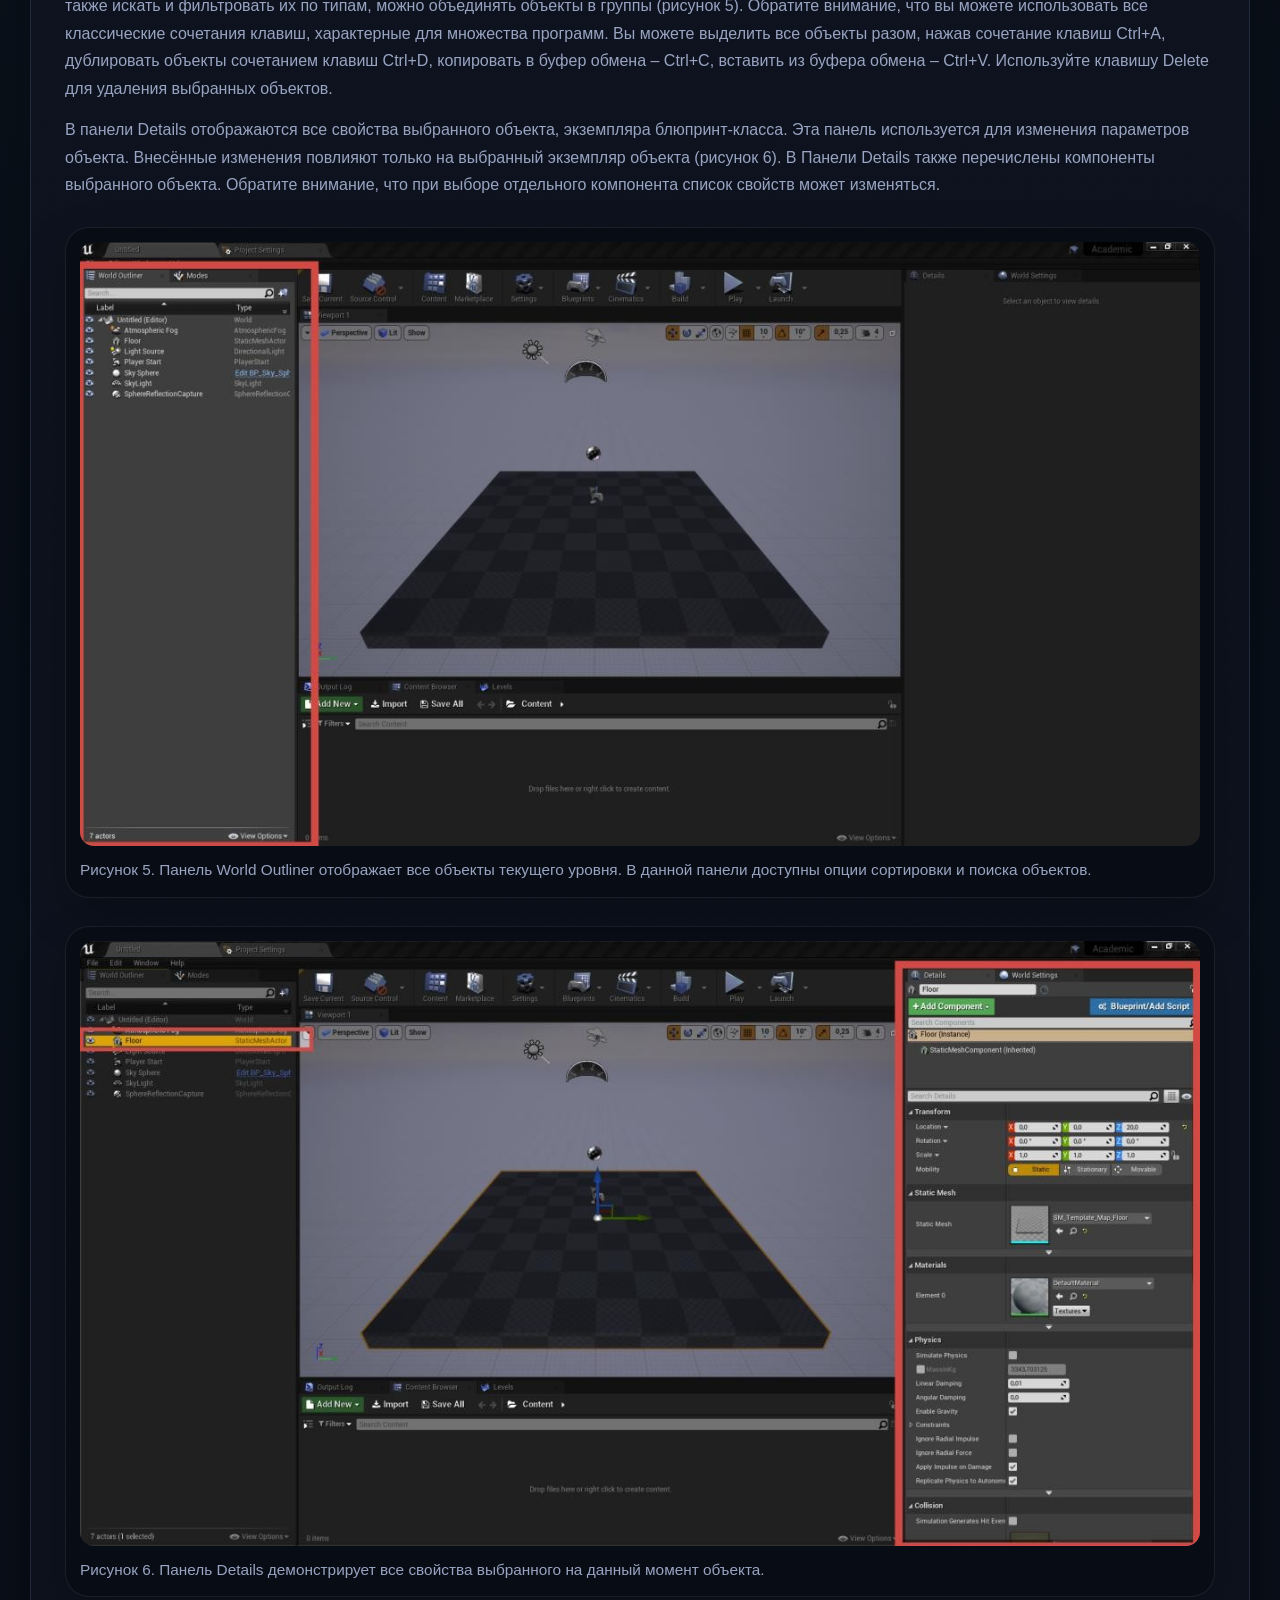
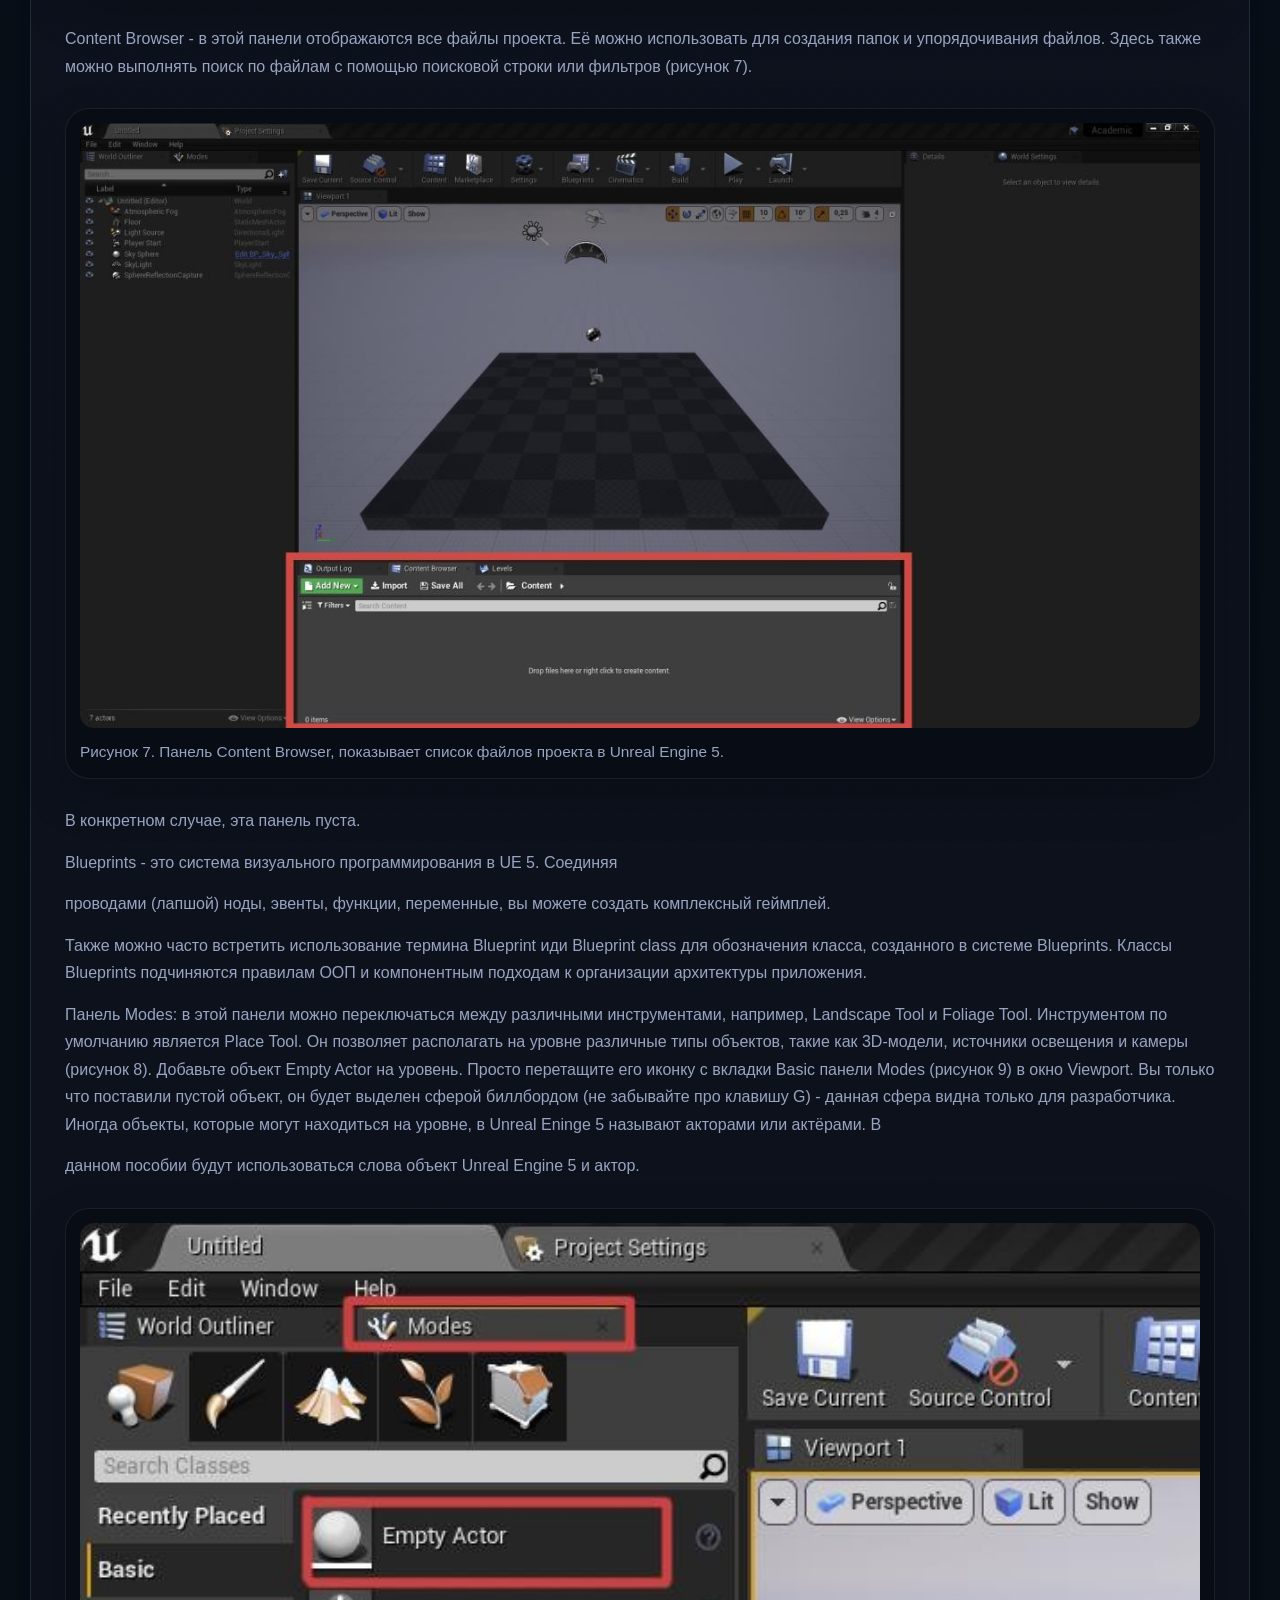
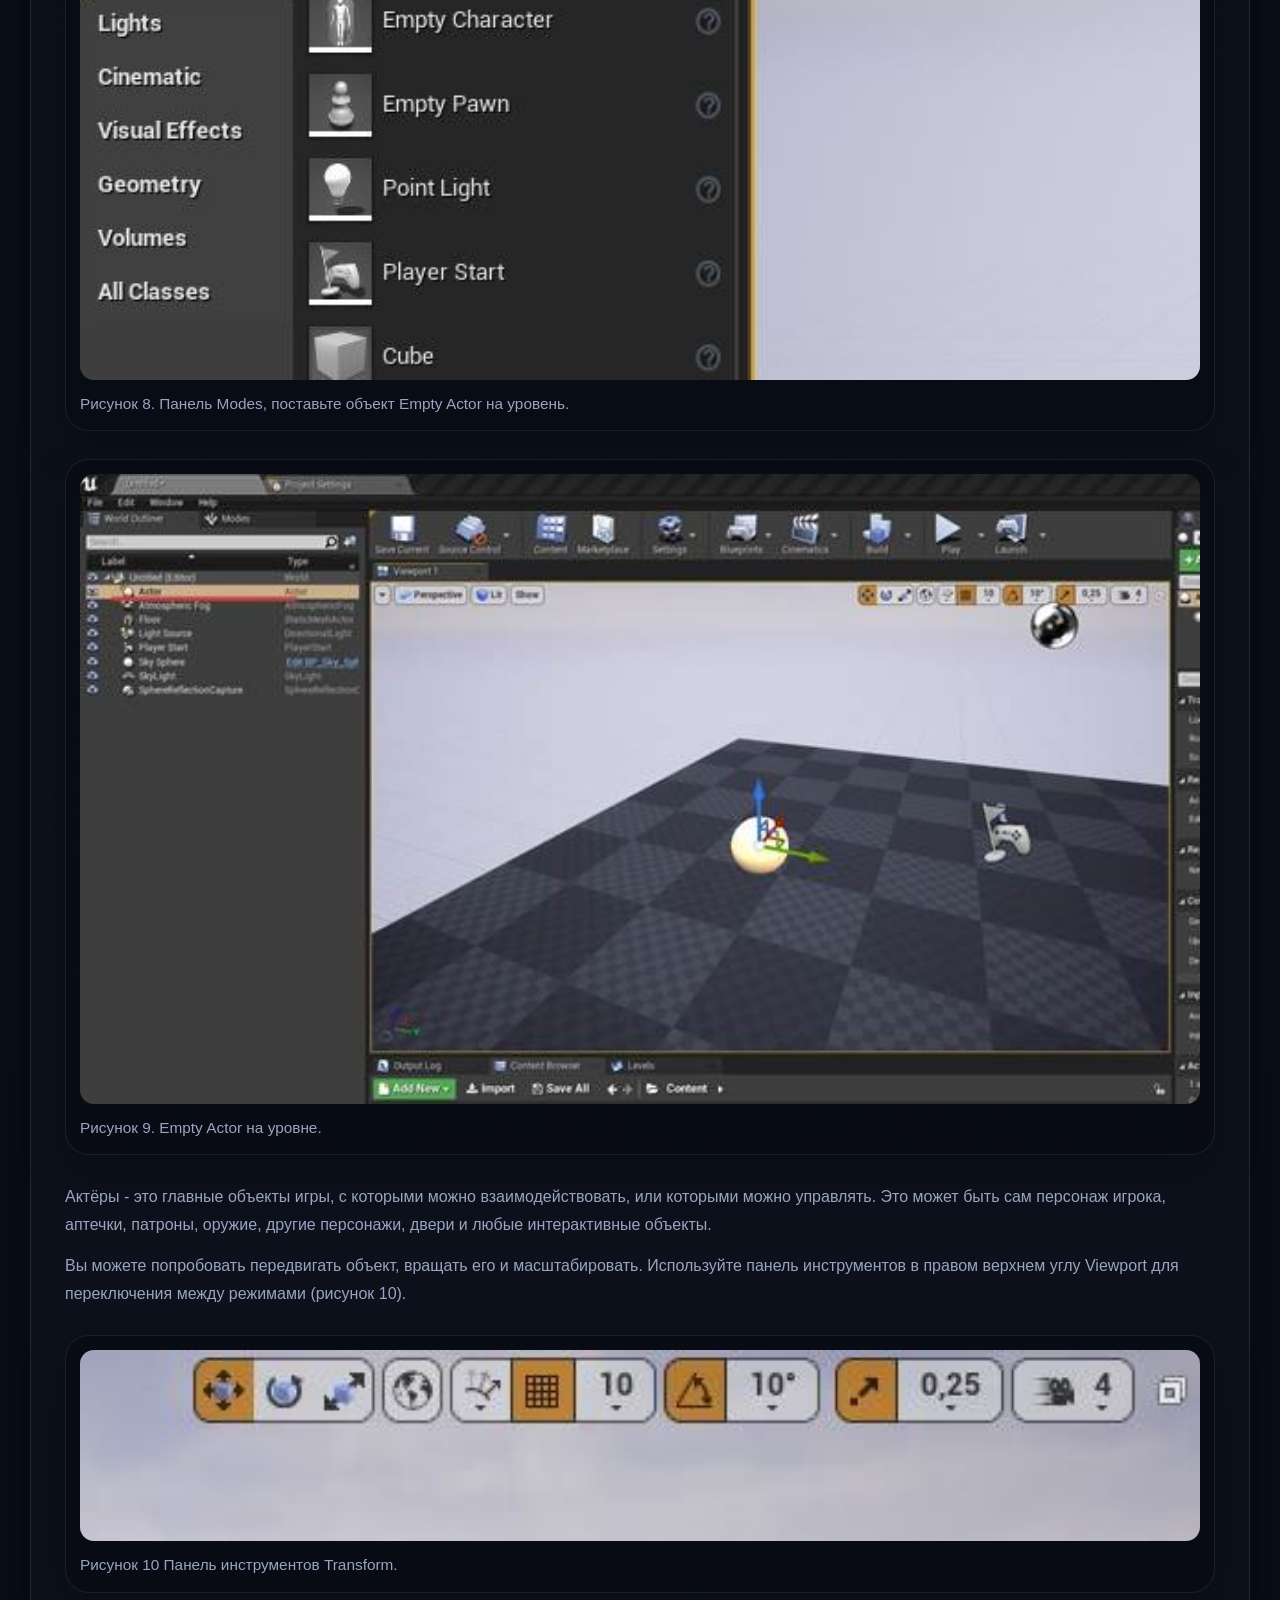
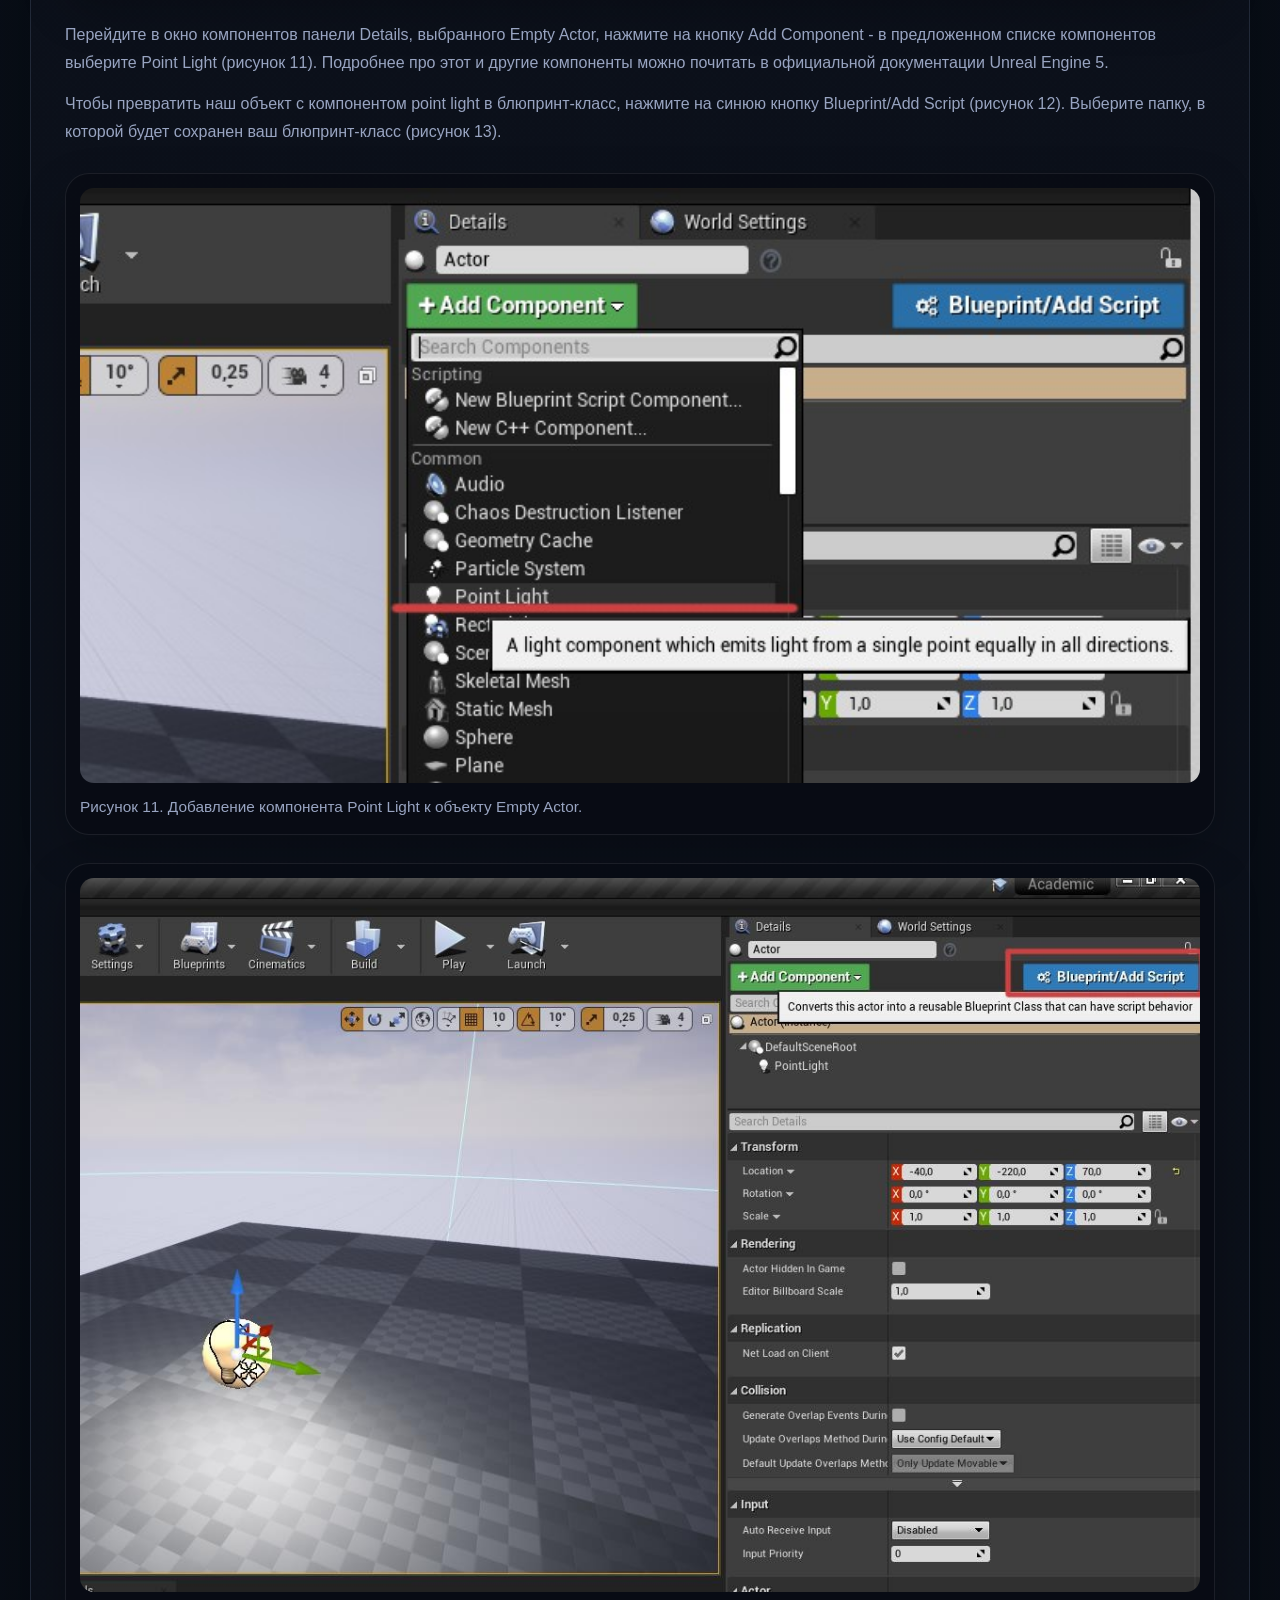
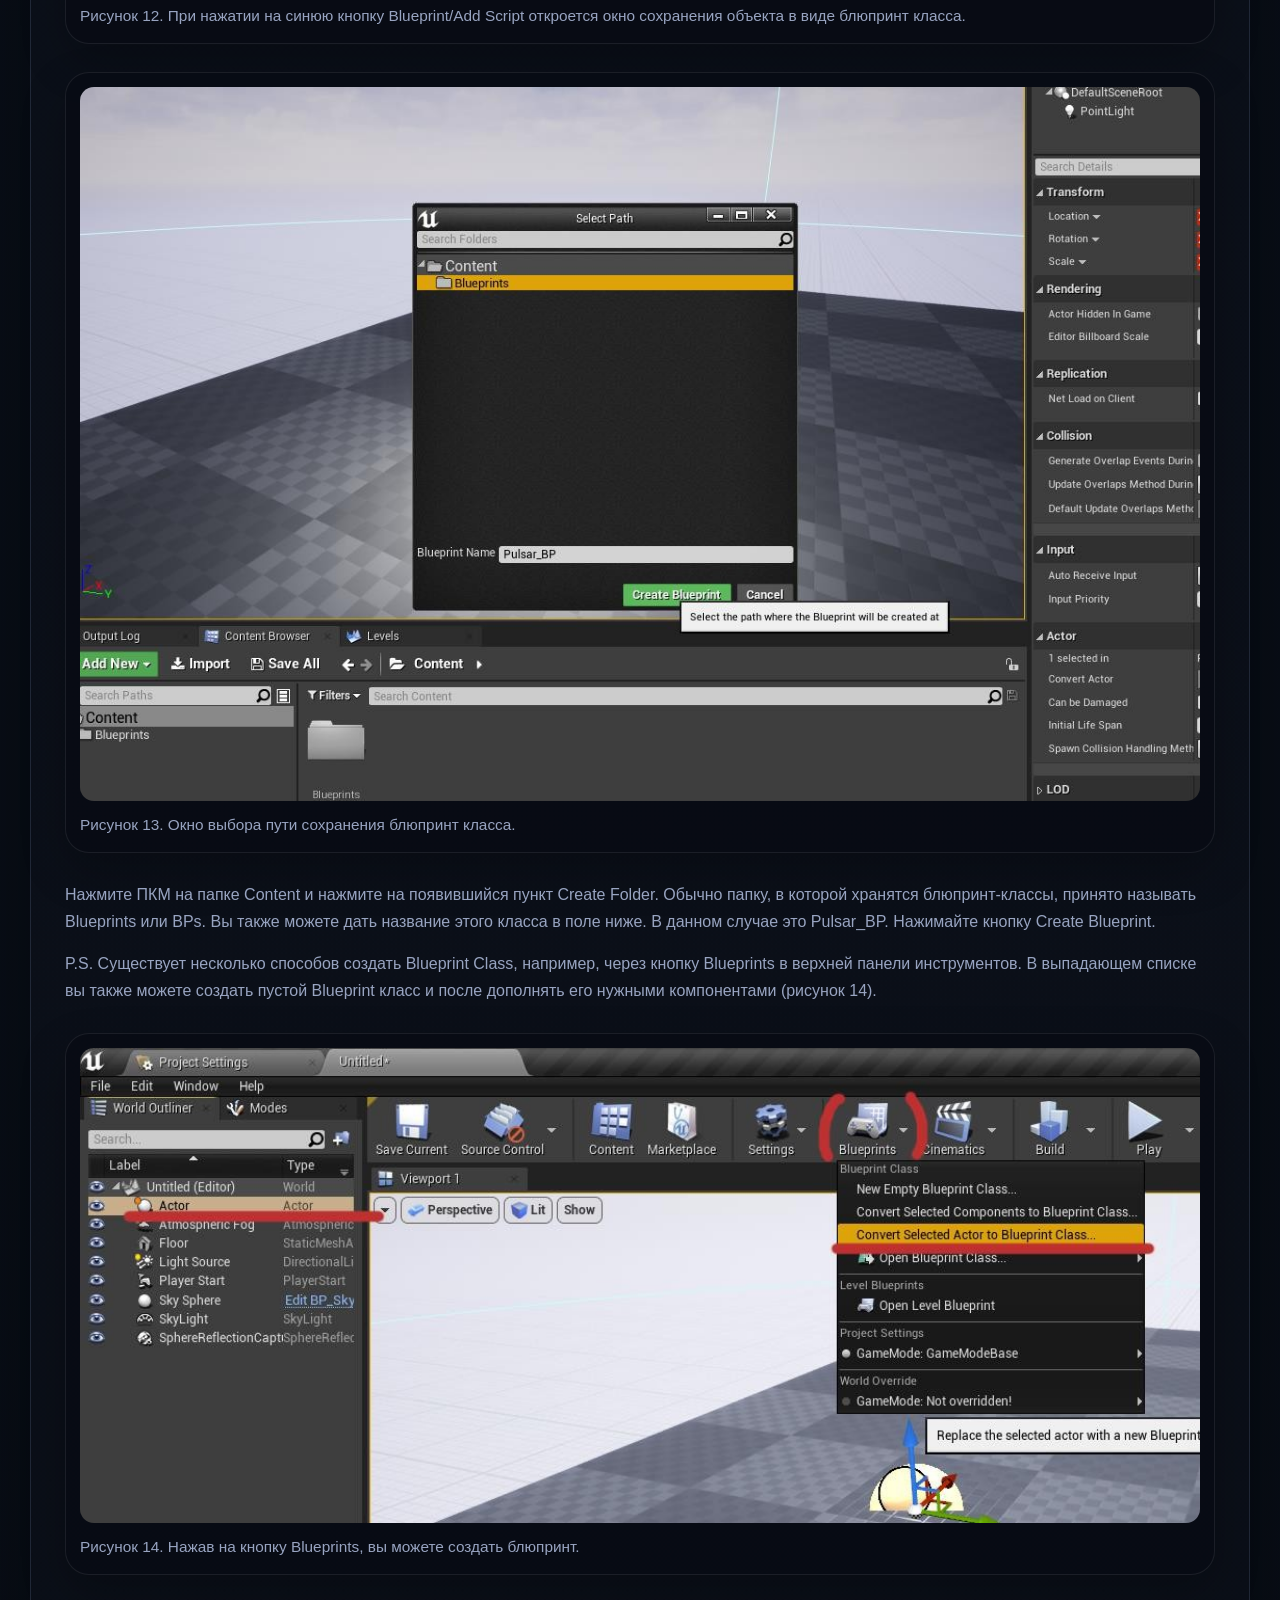
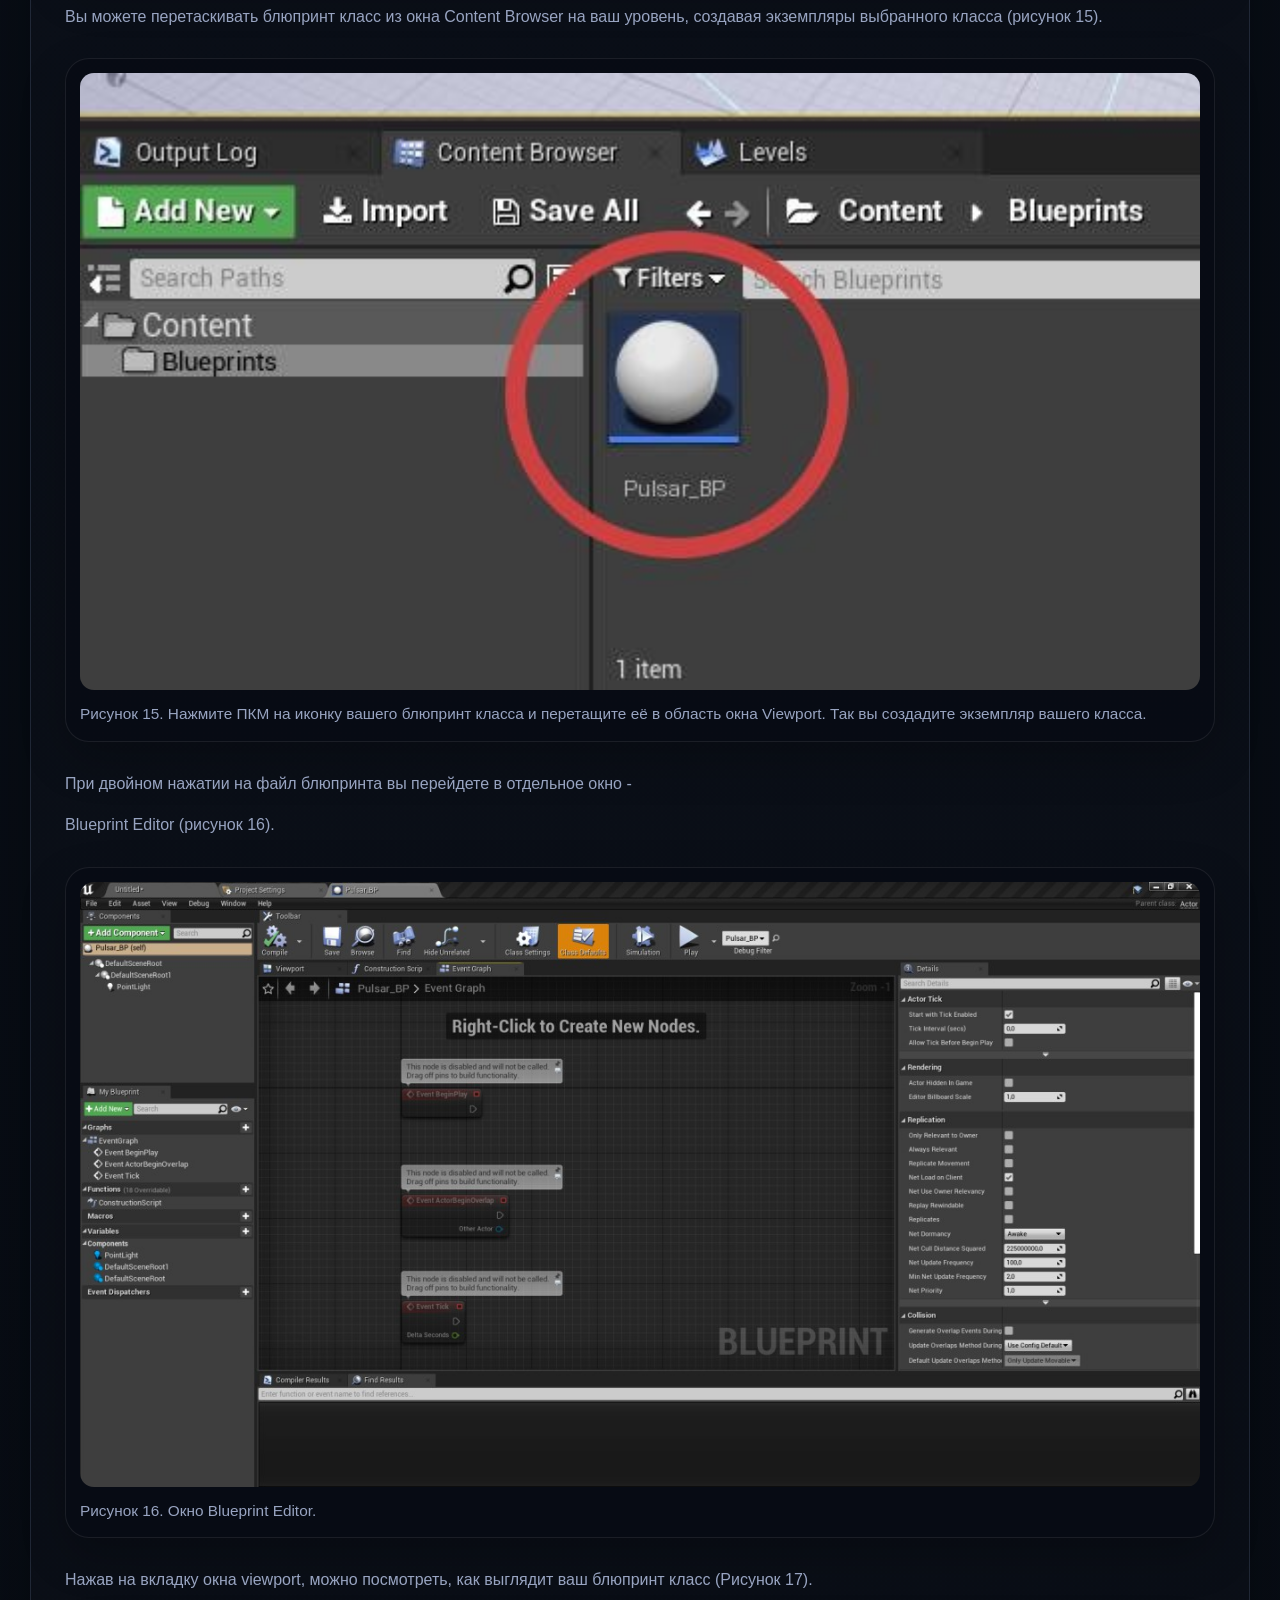
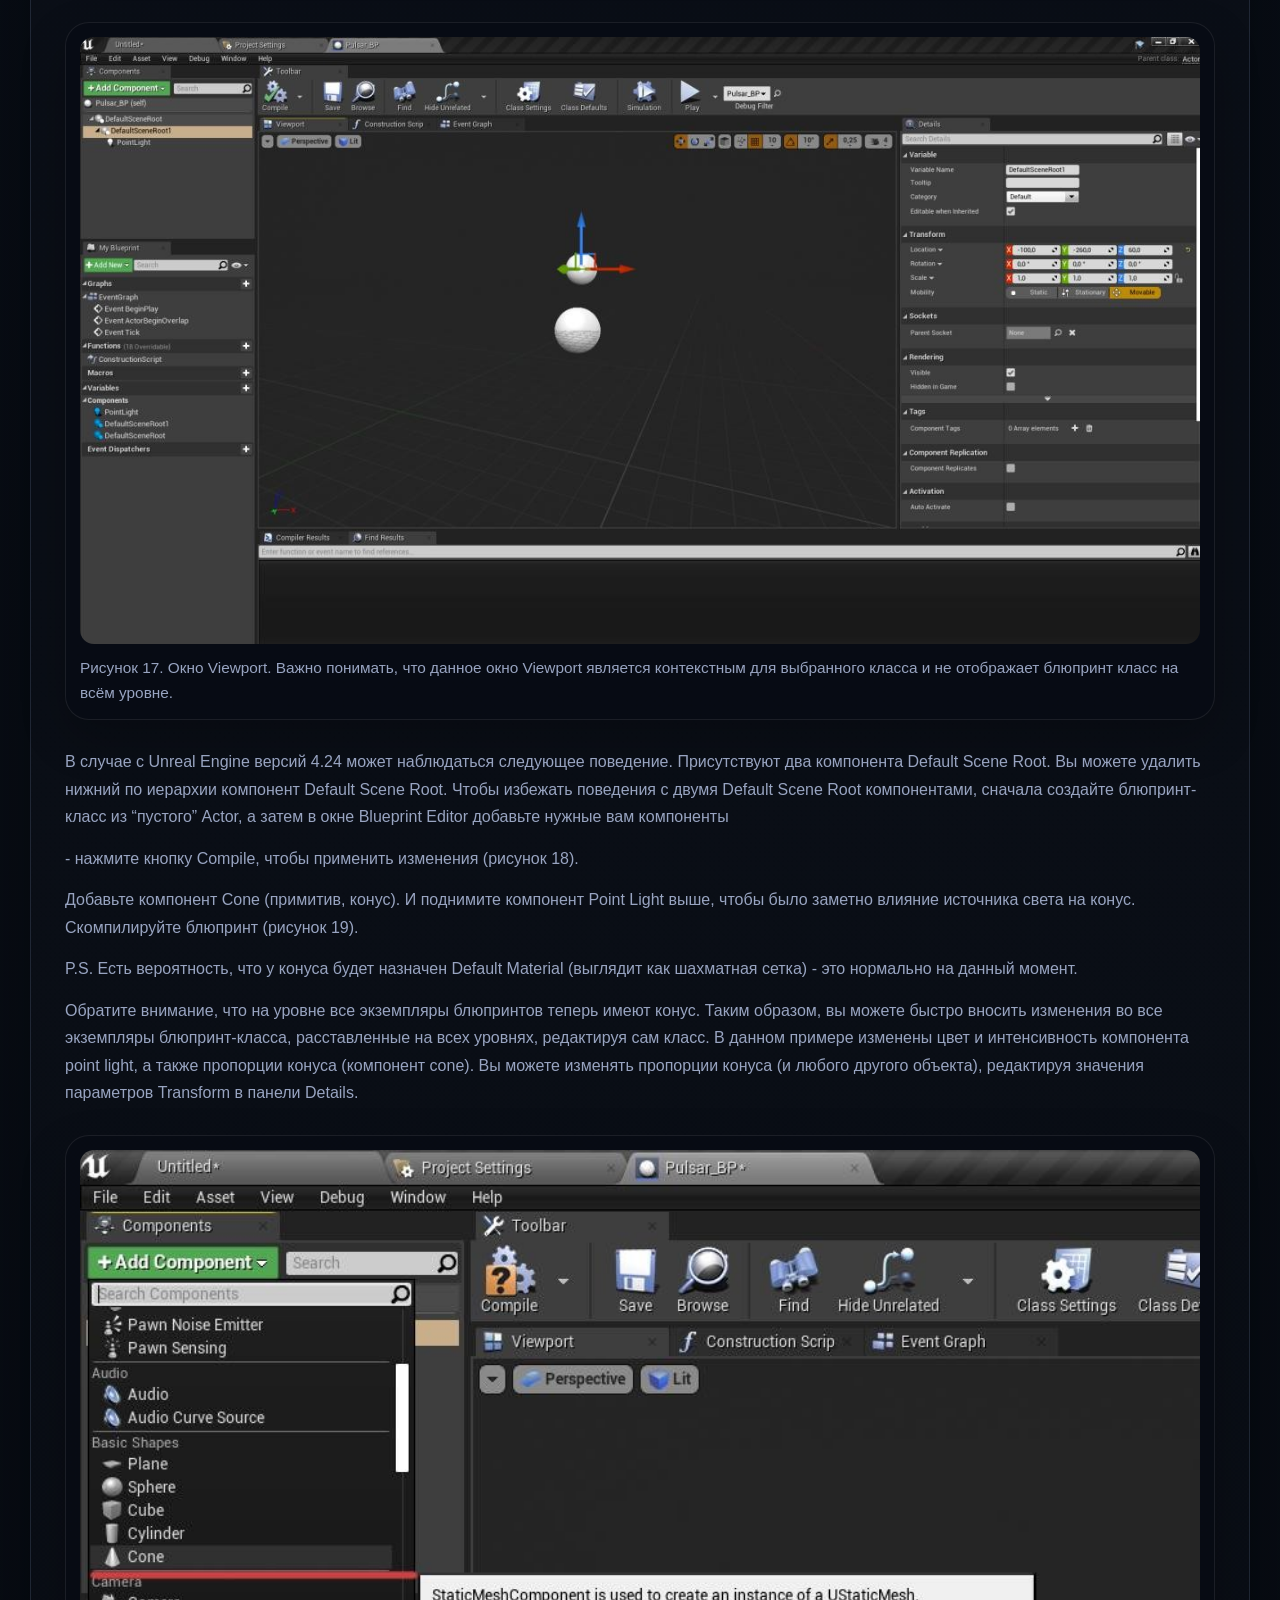
<file: practice-item.html>
<!DOCTYPE html>
<html lang="ru">
<head>
  <meta charset="UTF-8">
  <meta name="viewport" content="width=device-width, initial-scale=1.0">
  <title>Практика | Курс разработки игр на Unreal Engine 5</title>
  <link rel="stylesheet" href="styles.css">
</head>
<body data-page="practice-detail">
  <div class="site-bg"></div>
  <header class="site-header">
    <a class="brand" href="index.html">
      <span class="brand-mark">UE5</span>
      <span class="brand-text">Курс разработки игр на Unreal Engine 5</span>
    </a>
    <nav class="site-nav">
      <a href="index.html" data-nav="home">Главная</a>
      <a href="program.html" data-nav="program">Программа</a>
      <a href="lectures.html" data-nav="lectures">Лекции</a>
      <a href="practice.html" data-nav="practice">Практика</a>
      <a href="project.html" data-nav="project">Итоговый проект</a>
      <a href="test.html" data-nav="test">Тест</a>
      <a href="dashboard.html" data-nav="dashboard">Кабинет</a>
    </nav>
    <div class="header-progress">
      <span>Прогресс курса</span>
      <strong data-progress-label>0%</strong>
    </div>
  </header>

  <main class="page-shell">
    <article id="practice-detail" class="article-layout"></article>
  </main>

  <footer class="site-footer">
    <p>Курс разработки игр на Unreal Engine 5</p>
    <p>Фиксируйте завершение практики, чтобы видеть продвижение по программе.</p>
  </footer>

  <script src="data.js"></script>
  <script src="app.js"></script>
</body>
</html>
</file>
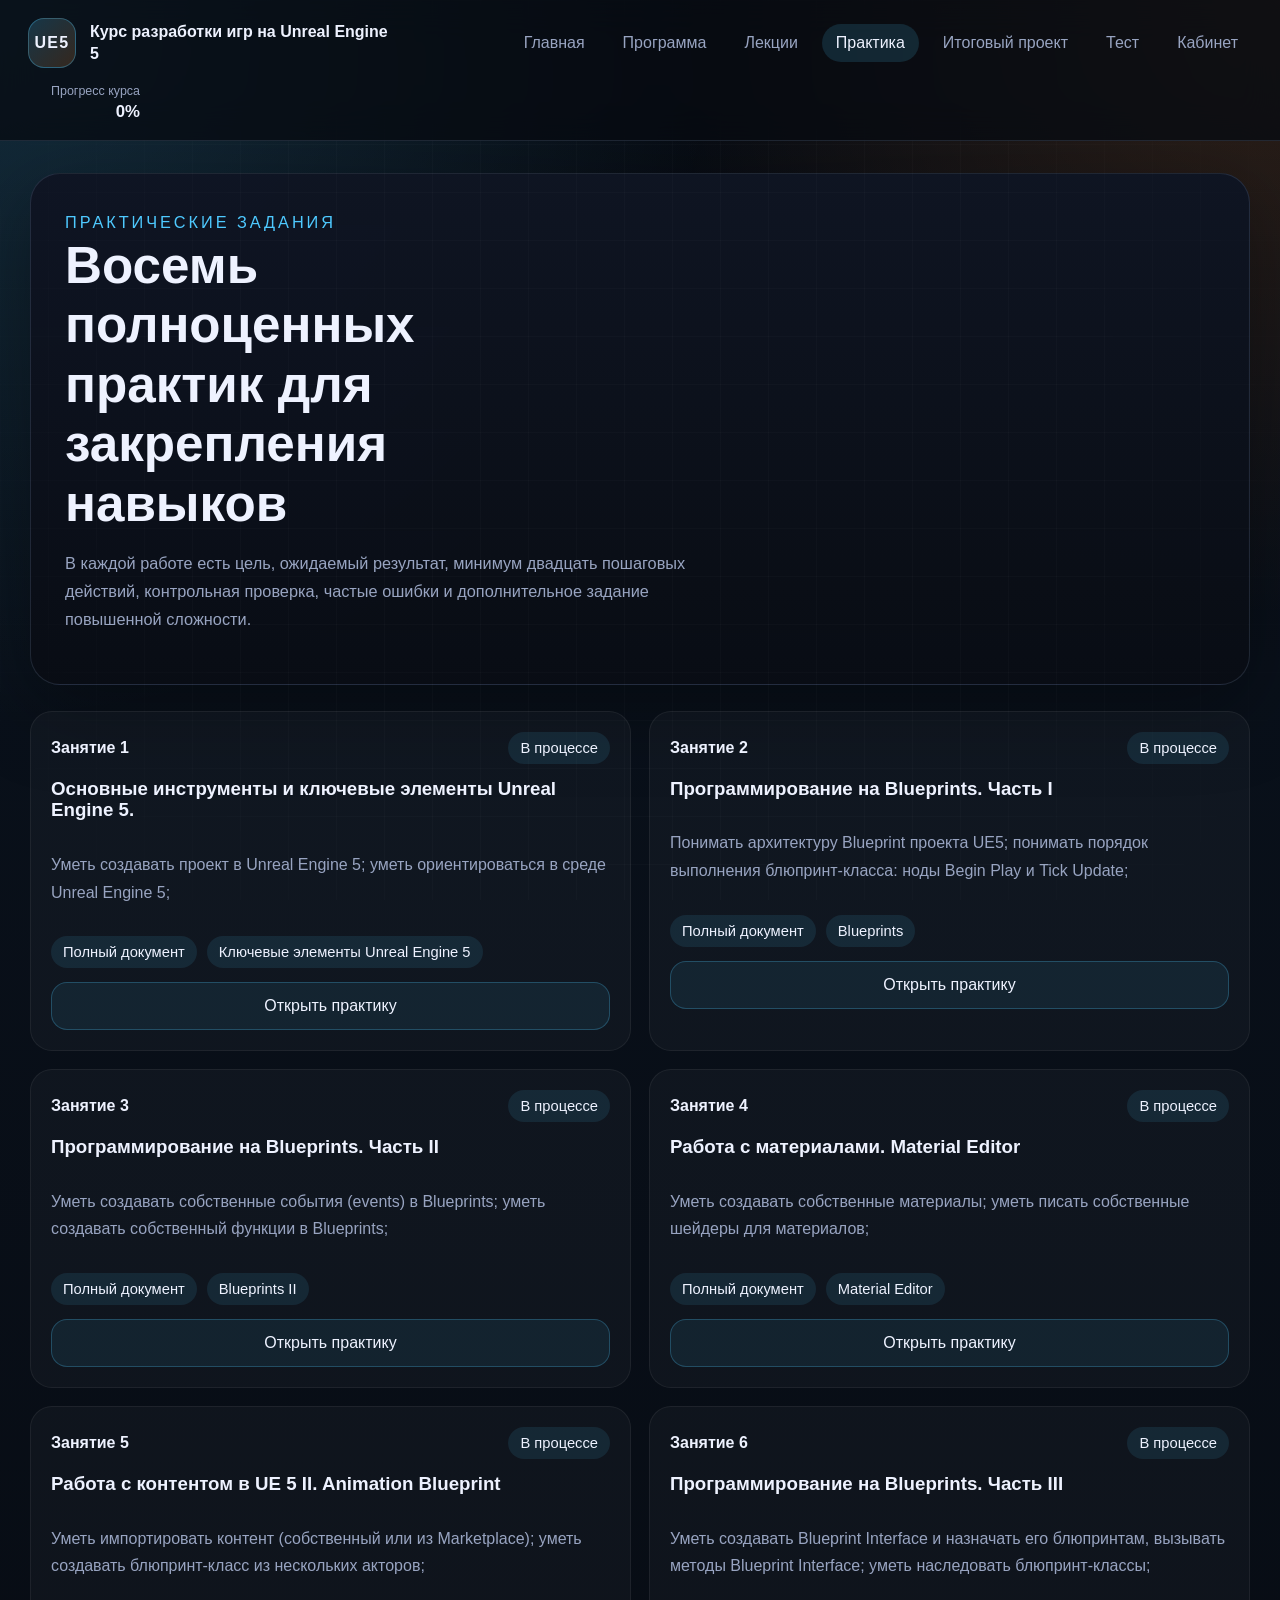
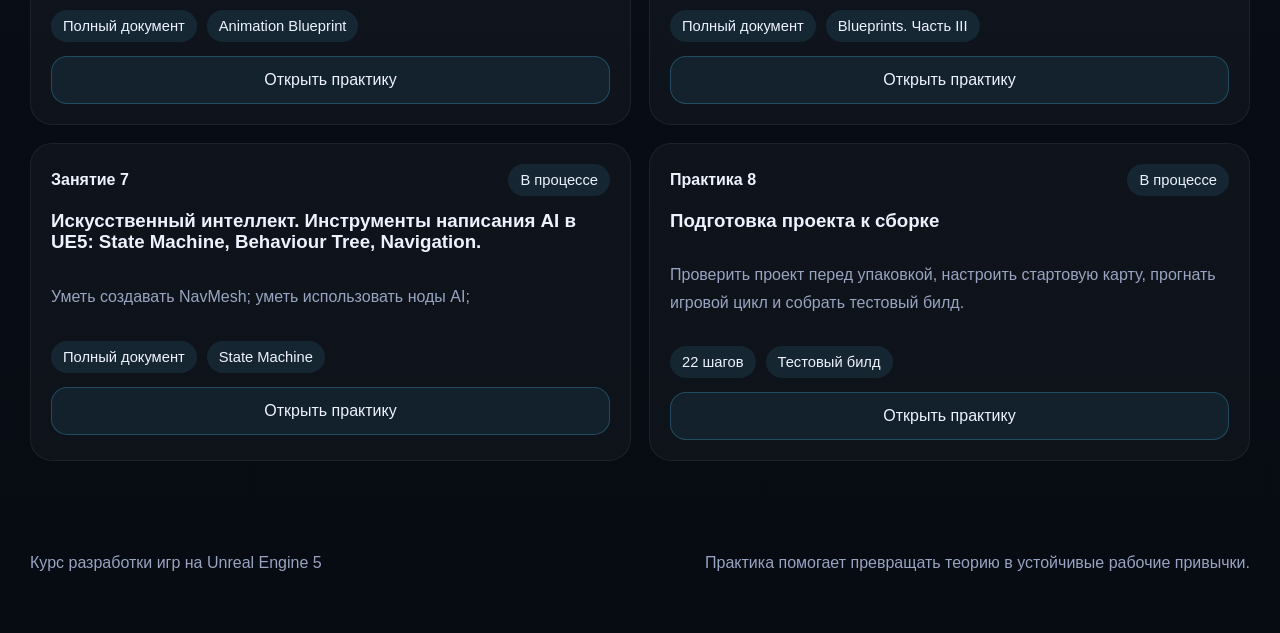
<file: practice.html>
<!DOCTYPE html>
<html lang="ru">
<head>
  <meta charset="UTF-8">
  <meta name="viewport" content="width=device-width, initial-scale=1.0">
  <title>Практические задания | Курс разработки игр на Unreal Engine 5</title>
  <link rel="stylesheet" href="styles.css">
</head>
<body data-page="practice">
  <div class="site-bg"></div>
  <header class="site-header">
    <a class="brand" href="index.html">
      <span class="brand-mark">UE5</span>
      <span class="brand-text">Курс разработки игр на Unreal Engine 5</span>
    </a>
    <nav class="site-nav">
      <a href="index.html" data-nav="home">Главная</a>
      <a href="program.html" data-nav="program">Программа</a>
      <a href="lectures.html" data-nav="lectures">Лекции</a>
      <a href="practice.html" data-nav="practice">Практика</a>
      <a href="project.html" data-nav="project">Итоговый проект</a>
      <a href="test.html" data-nav="test">Тест</a>
      <a href="dashboard.html" data-nav="dashboard">Кабинет</a>
    </nav>
    <div class="header-progress">
      <span>Прогресс курса</span>
      <strong data-progress-label>0%</strong>
    </div>
  </header>

  <main class="page-shell">
    <section class="page-intro">
      <p class="eyebrow">Практические задания</p>
      <h1>Восемь полноценных практик для закрепления навыков</h1>
      <p>
        В каждой работе есть цель, ожидаемый результат, минимум двадцать пошаговых действий,
        контрольная проверка, частые ошибки и дополнительное задание повышенной сложности.
      </p>
    </section>
    <section class="section">
      <div class="card-grid card-grid-wide" id="practice-list"></div>
    </section>
  </main>

  <footer class="site-footer">
    <p>Курс разработки игр на Unreal Engine 5</p>
    <p>Практика помогает превращать теорию в устойчивые рабочие привычки.</p>
  </footer>

  <script src="data.js"></script>
  <script src="app.js"></script>
</body>
</html>
</file>
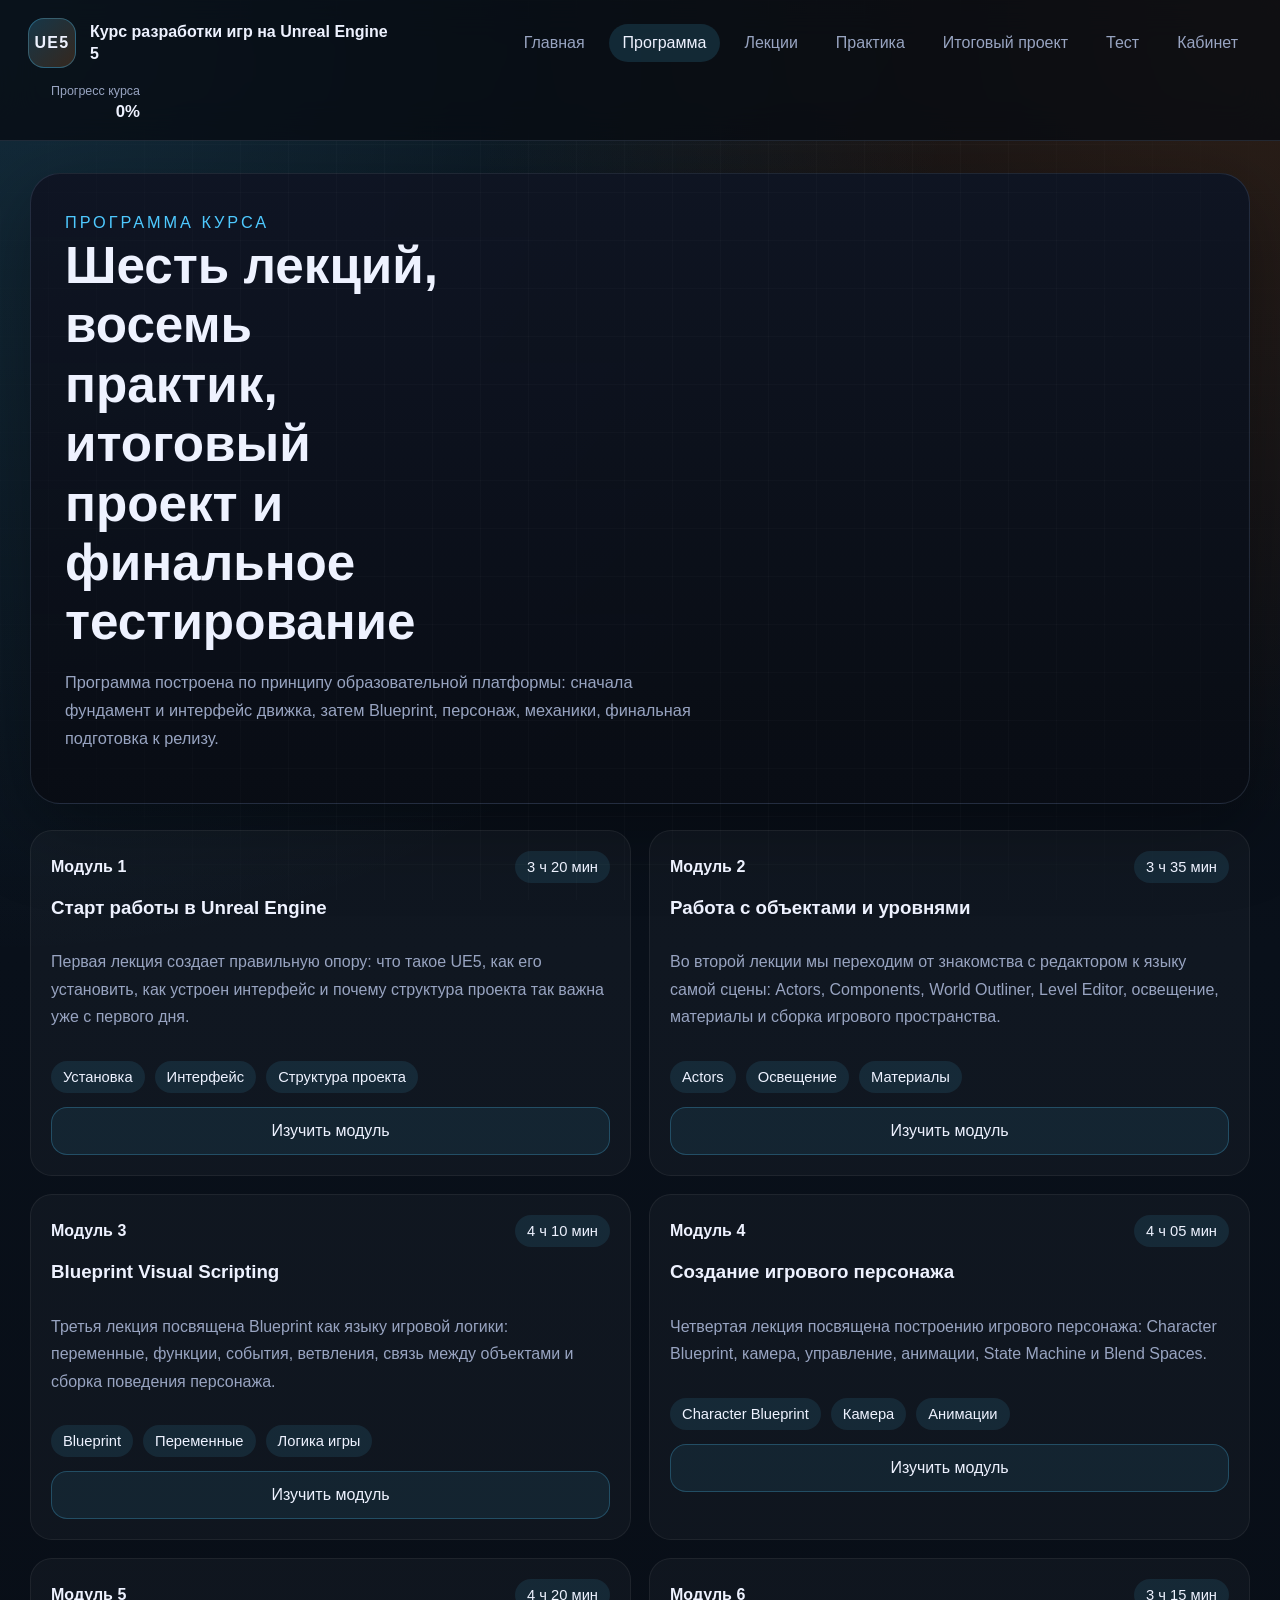
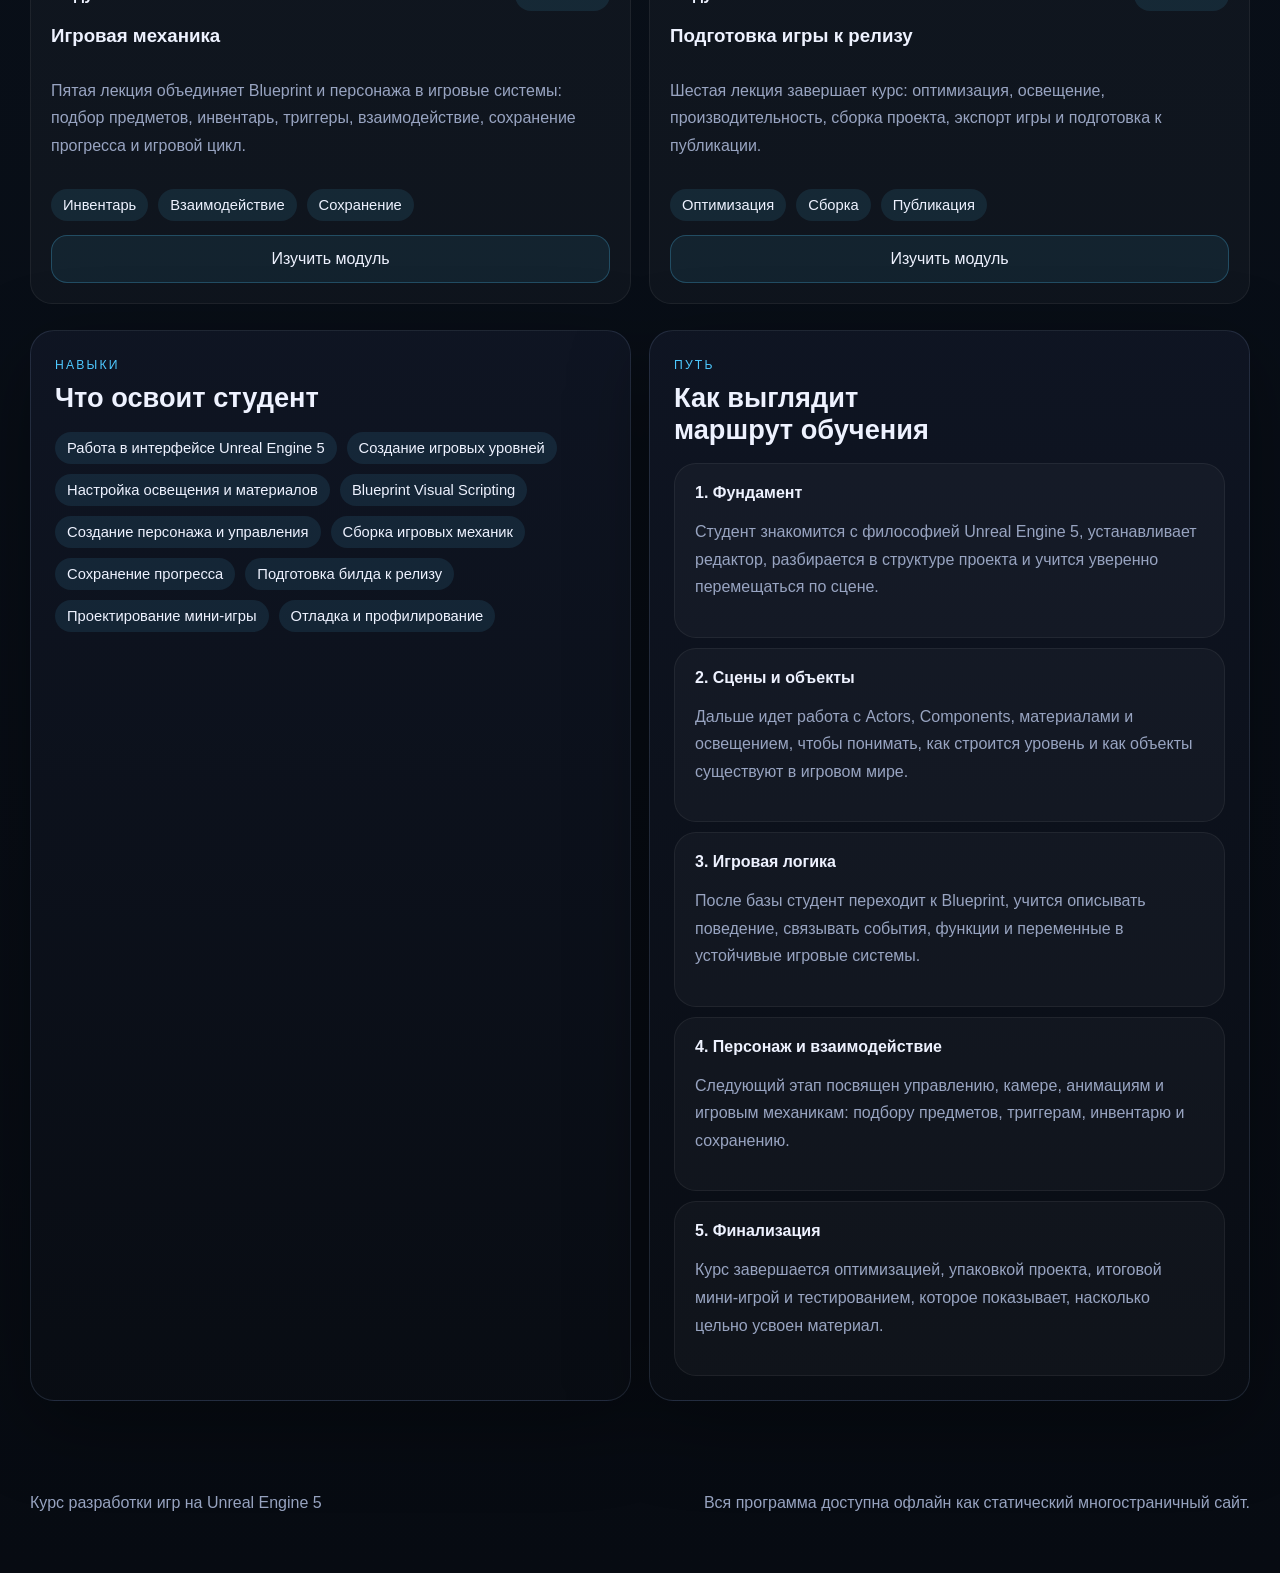
<file: program.html>
<!DOCTYPE html>
<html lang="ru">
<head>
  <meta charset="UTF-8">
  <meta name="viewport" content="width=device-width, initial-scale=1.0">
  <title>Программа обучения | Курс разработки игр на Unreal Engine 5</title>
  <link rel="stylesheet" href="styles.css">
</head>
<body data-page="program">
  <div class="site-bg"></div>
  <header class="site-header">
    <a class="brand" href="index.html">
      <span class="brand-mark">UE5</span>
      <span class="brand-text">Курс разработки игр на Unreal Engine 5</span>
    </a>
    <nav class="site-nav">
      <a href="index.html" data-nav="home">Главная</a>
      <a href="program.html" data-nav="program">Программа</a>
      <a href="lectures.html" data-nav="lectures">Лекции</a>
      <a href="practice.html" data-nav="practice">Практика</a>
      <a href="project.html" data-nav="project">Итоговый проект</a>
      <a href="test.html" data-nav="test">Тест</a>
      <a href="dashboard.html" data-nav="dashboard">Кабинет</a>
    </nav>
    <div class="header-progress">
      <span>Прогресс курса</span>
      <strong data-progress-label>0%</strong>
    </div>
  </header>

  <main class="page-shell">
    <section class="page-intro">
      <p class="eyebrow">Программа курса</p>
      <h1>Шесть лекций, восемь практик, итоговый проект и финальное тестирование</h1>
      <p>
        Программа построена по принципу образовательной платформы: сначала фундамент и
        интерфейс движка, затем Blueprint, персонаж, механики, финальная подготовка к релизу.
      </p>
    </section>

    <section class="section">
      <div class="timeline-grid" id="program-timeline"></div>
    </section>

    <section class="section split-section">
      <article class="surface-card">
        <div class="section-heading compact">
          <p class="eyebrow">Навыки</p>
          <h2>Что освоит студент</h2>
        </div>
        <div id="program-skills" class="chip-cloud"></div>
      </article>
      <article class="surface-card">
        <div class="section-heading compact">
          <p class="eyebrow">Путь</p>
          <h2>Как выглядит маршрут обучения</h2>
        </div>
        <div id="program-path" class="stack-list"></div>
      </article>
    </section>
  </main>

  <footer class="site-footer">
    <p>Курс разработки игр на Unreal Engine 5</p>
    <p>Вся программа доступна офлайн как статический многостраничный сайт.</p>
  </footer>

  <script src="data.js"></script>
  <script src="app.js"></script>
</body>
</html>
</file>
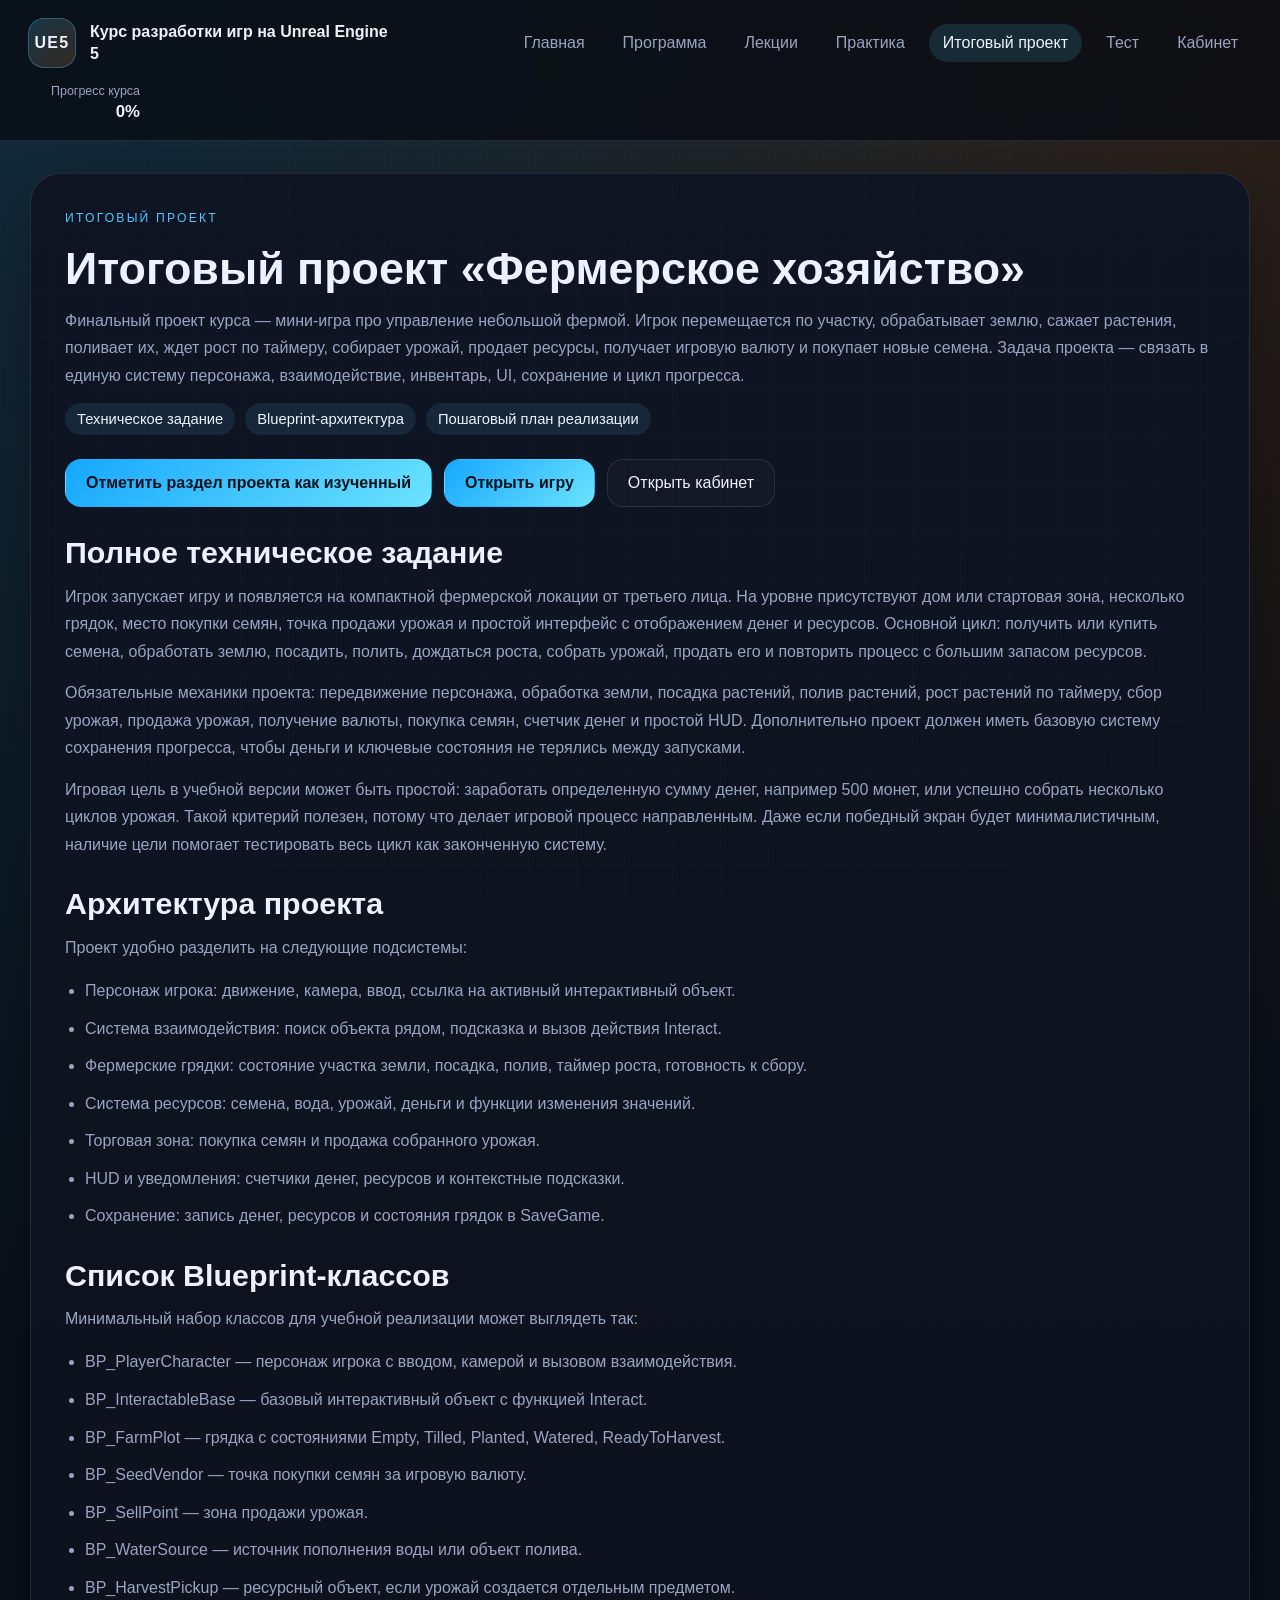
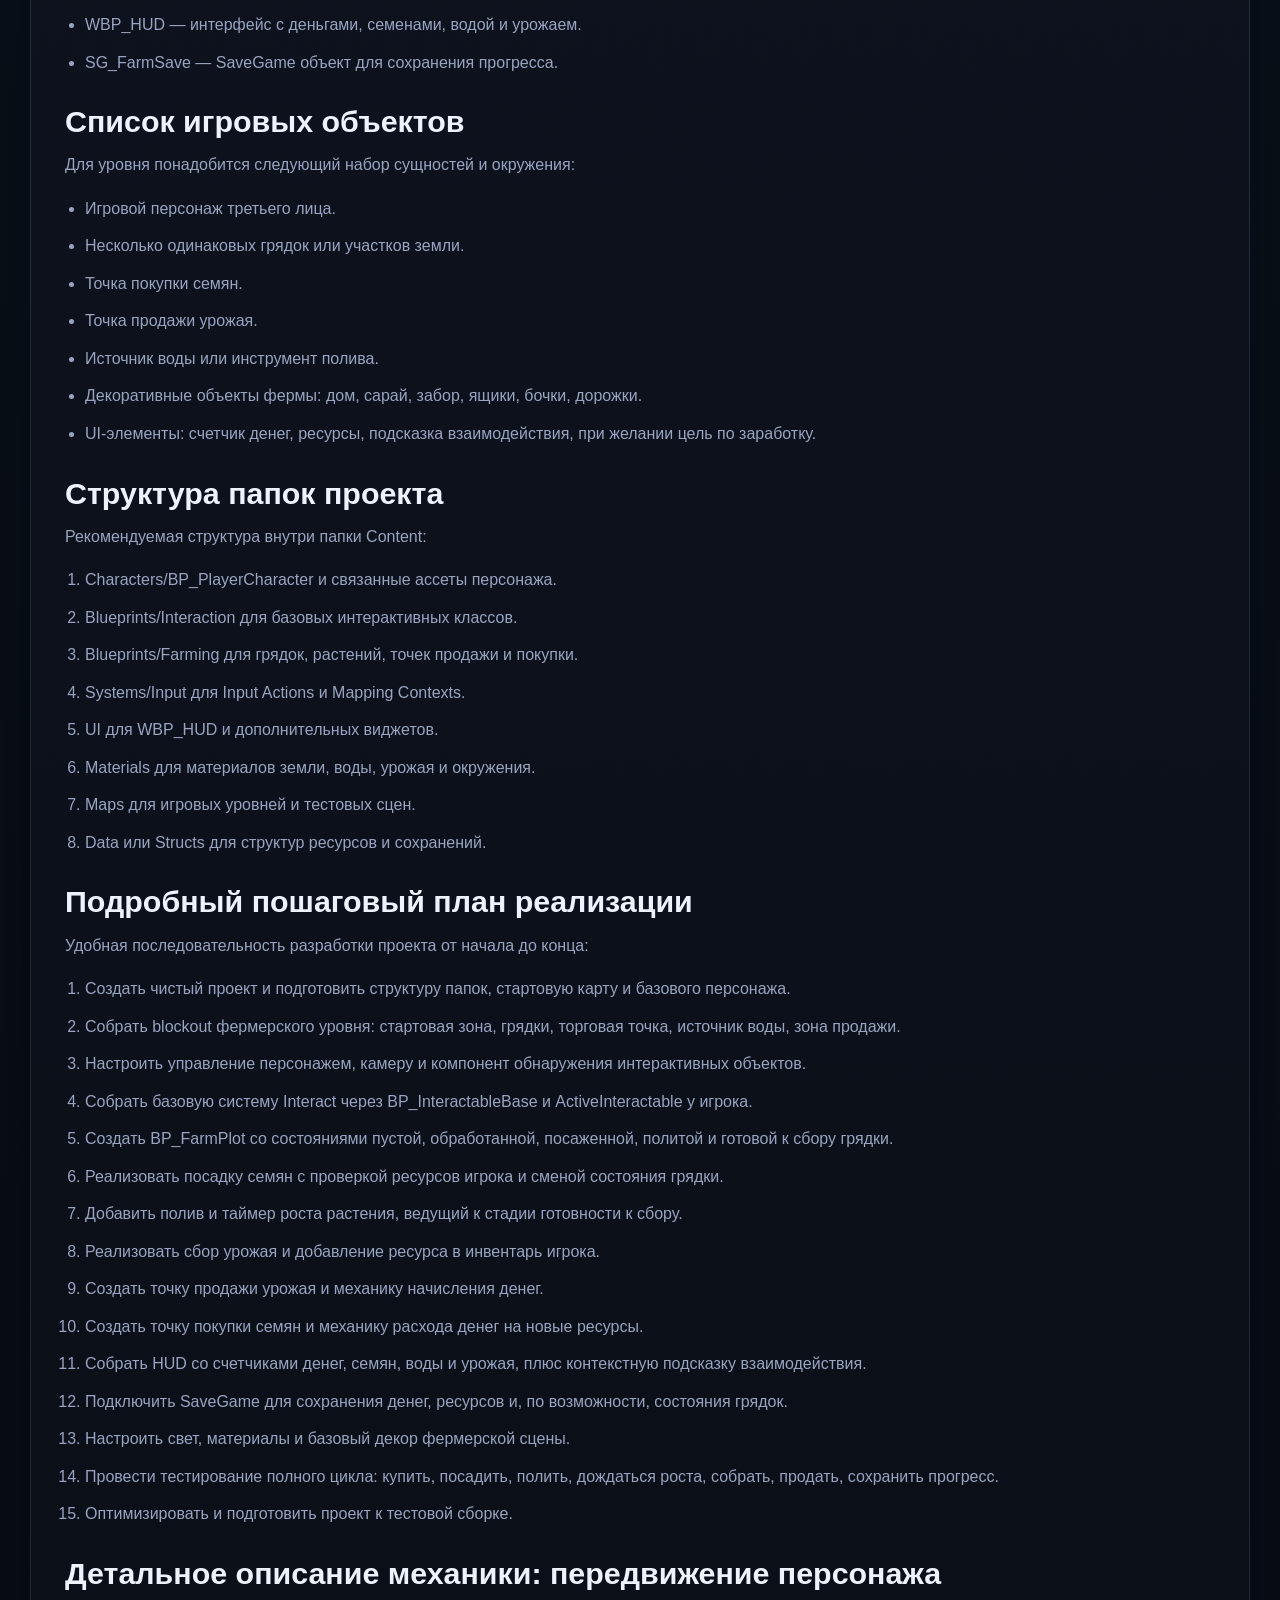
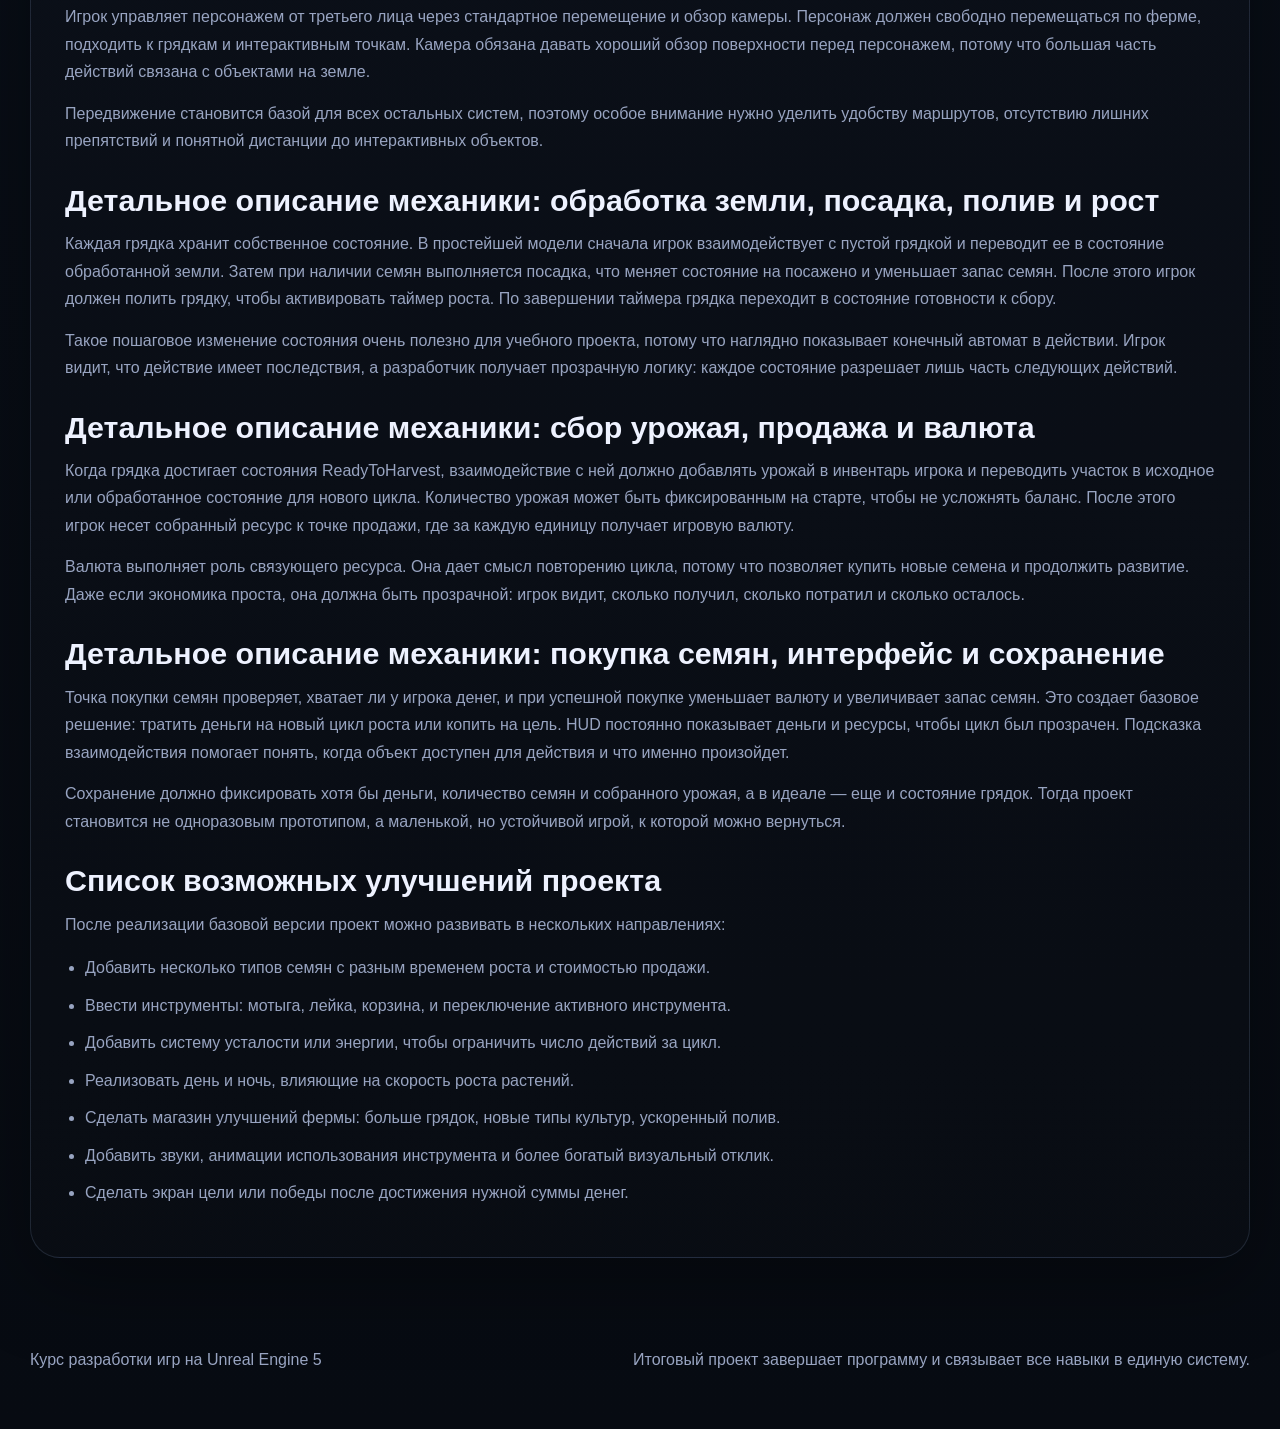
<file: project.html>
<!DOCTYPE html>
<html lang="ru">
<head>
  <meta charset="UTF-8">
  <meta name="viewport" content="width=device-width, initial-scale=1.0">
  <title>Итоговый проект | Курс разработки игр на Unreal Engine 5</title>
  <link rel="stylesheet" href="styles.css">
</head>
<body data-page="project">
  <div class="site-bg"></div>
  <header class="site-header">
    <a class="brand" href="index.html">
      <span class="brand-mark">UE5</span>
      <span class="brand-text">Курс разработки игр на Unreal Engine 5</span>
    </a>
    <nav class="site-nav">
      <a href="index.html" data-nav="home">Главная</a>
      <a href="program.html" data-nav="program">Программа</a>
      <a href="lectures.html" data-nav="lectures">Лекции</a>
      <a href="practice.html" data-nav="practice">Практика</a>
      <a href="project.html" data-nav="project">Итоговый проект</a>
      <a href="test.html" data-nav="test">Тест</a>
      <a href="dashboard.html" data-nav="dashboard">Кабинет</a>
    </nav>
    <div class="header-progress">
      <span>Прогресс курса</span>
      <strong data-progress-label>0%</strong>
    </div>
  </header>

  <main class="page-shell">
    <article id="project-detail" class="article-layout"></article>
  </main>

  <footer class="site-footer">
    <p>Курс разработки игр на Unreal Engine 5</p>
    <p>Итоговый проект завершает программу и связывает все навыки в единую систему.</p>
  </footer>

  <script src="data.js"></script>
  <script src="app.js"></script>
</body>
</html>
</file>
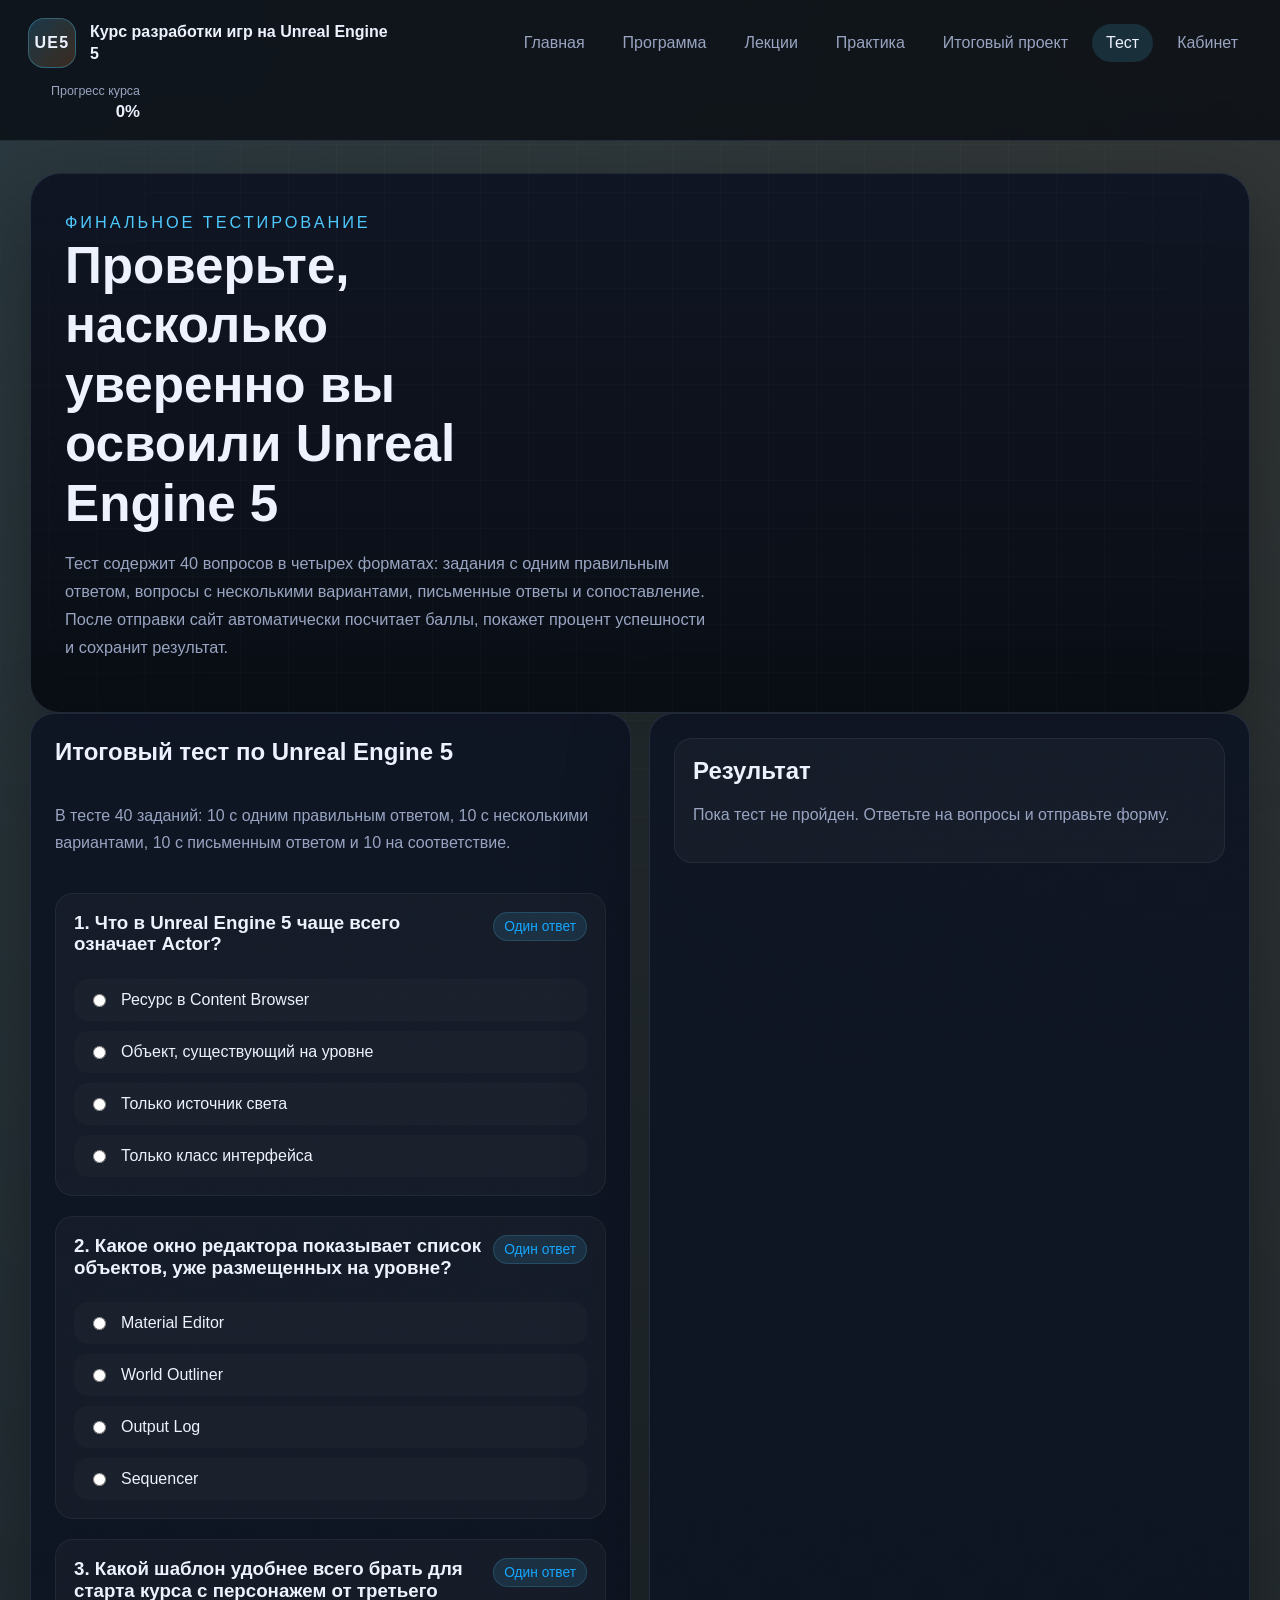
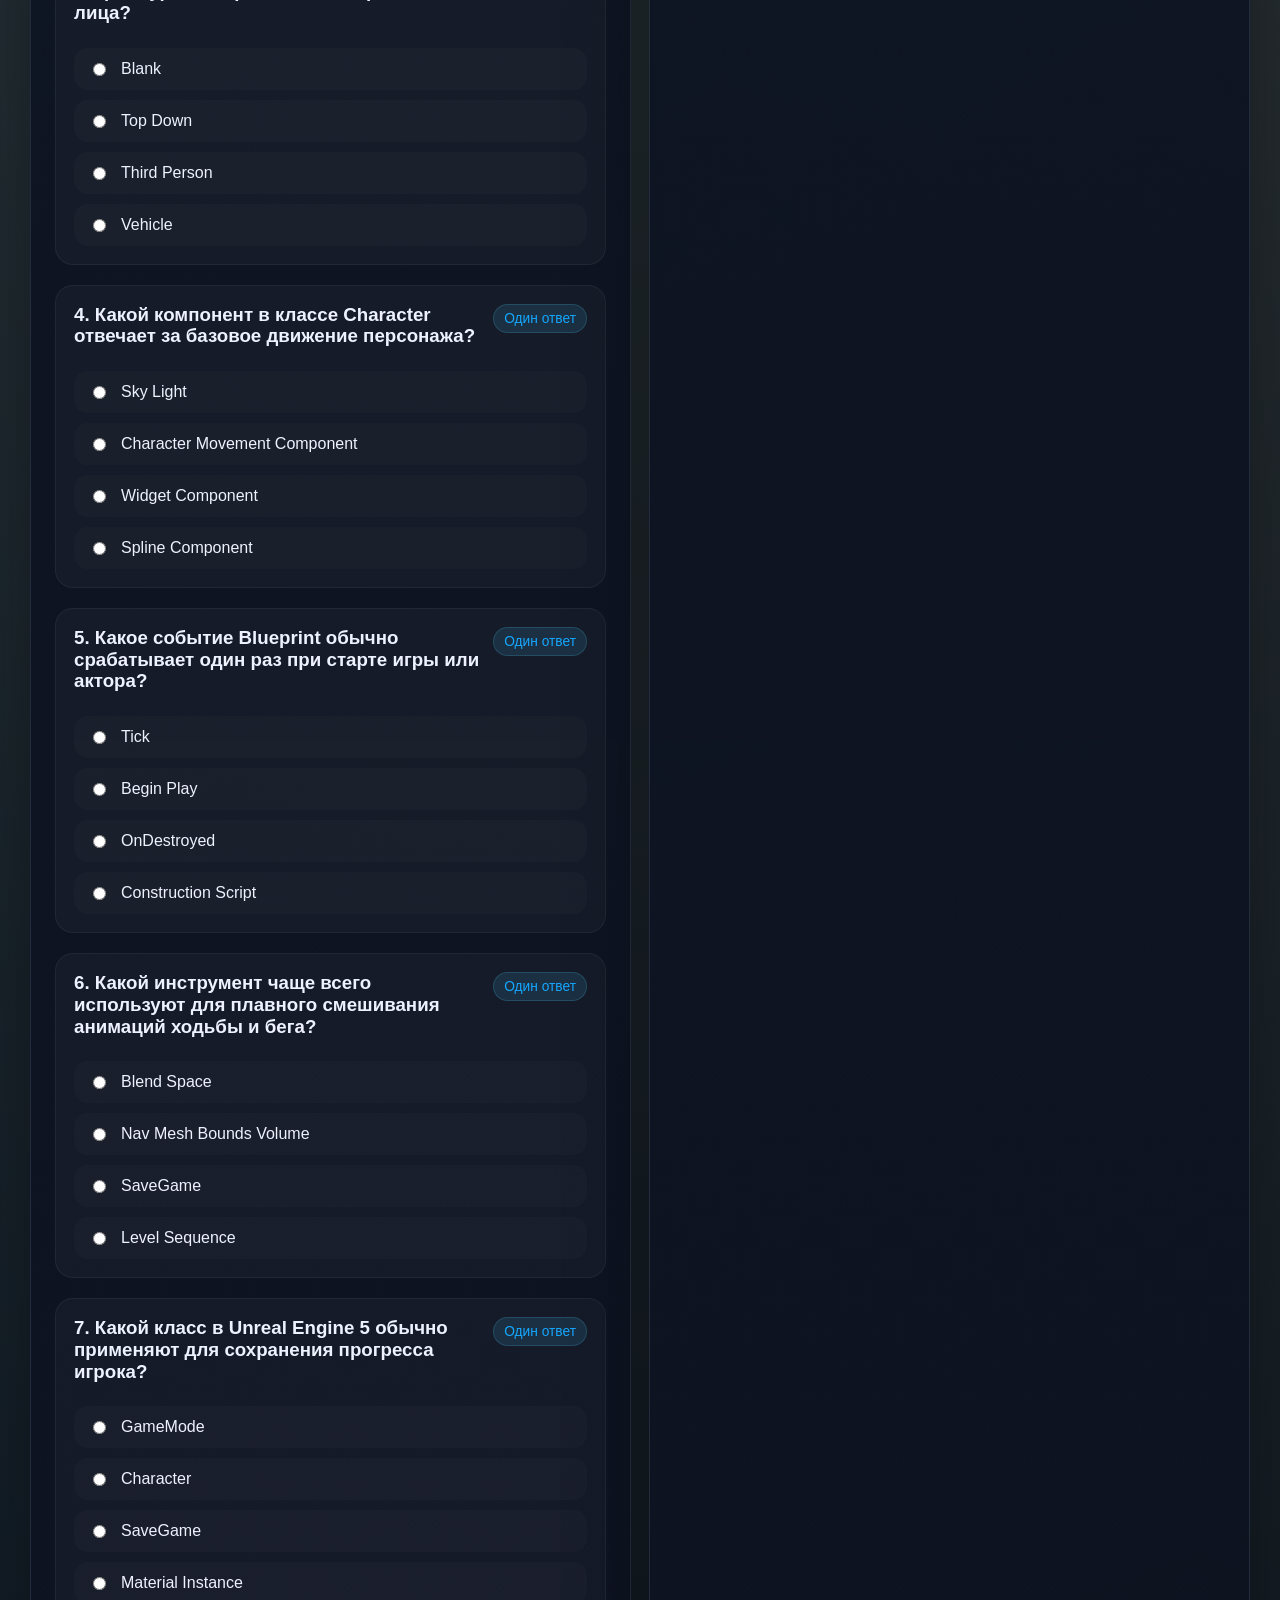
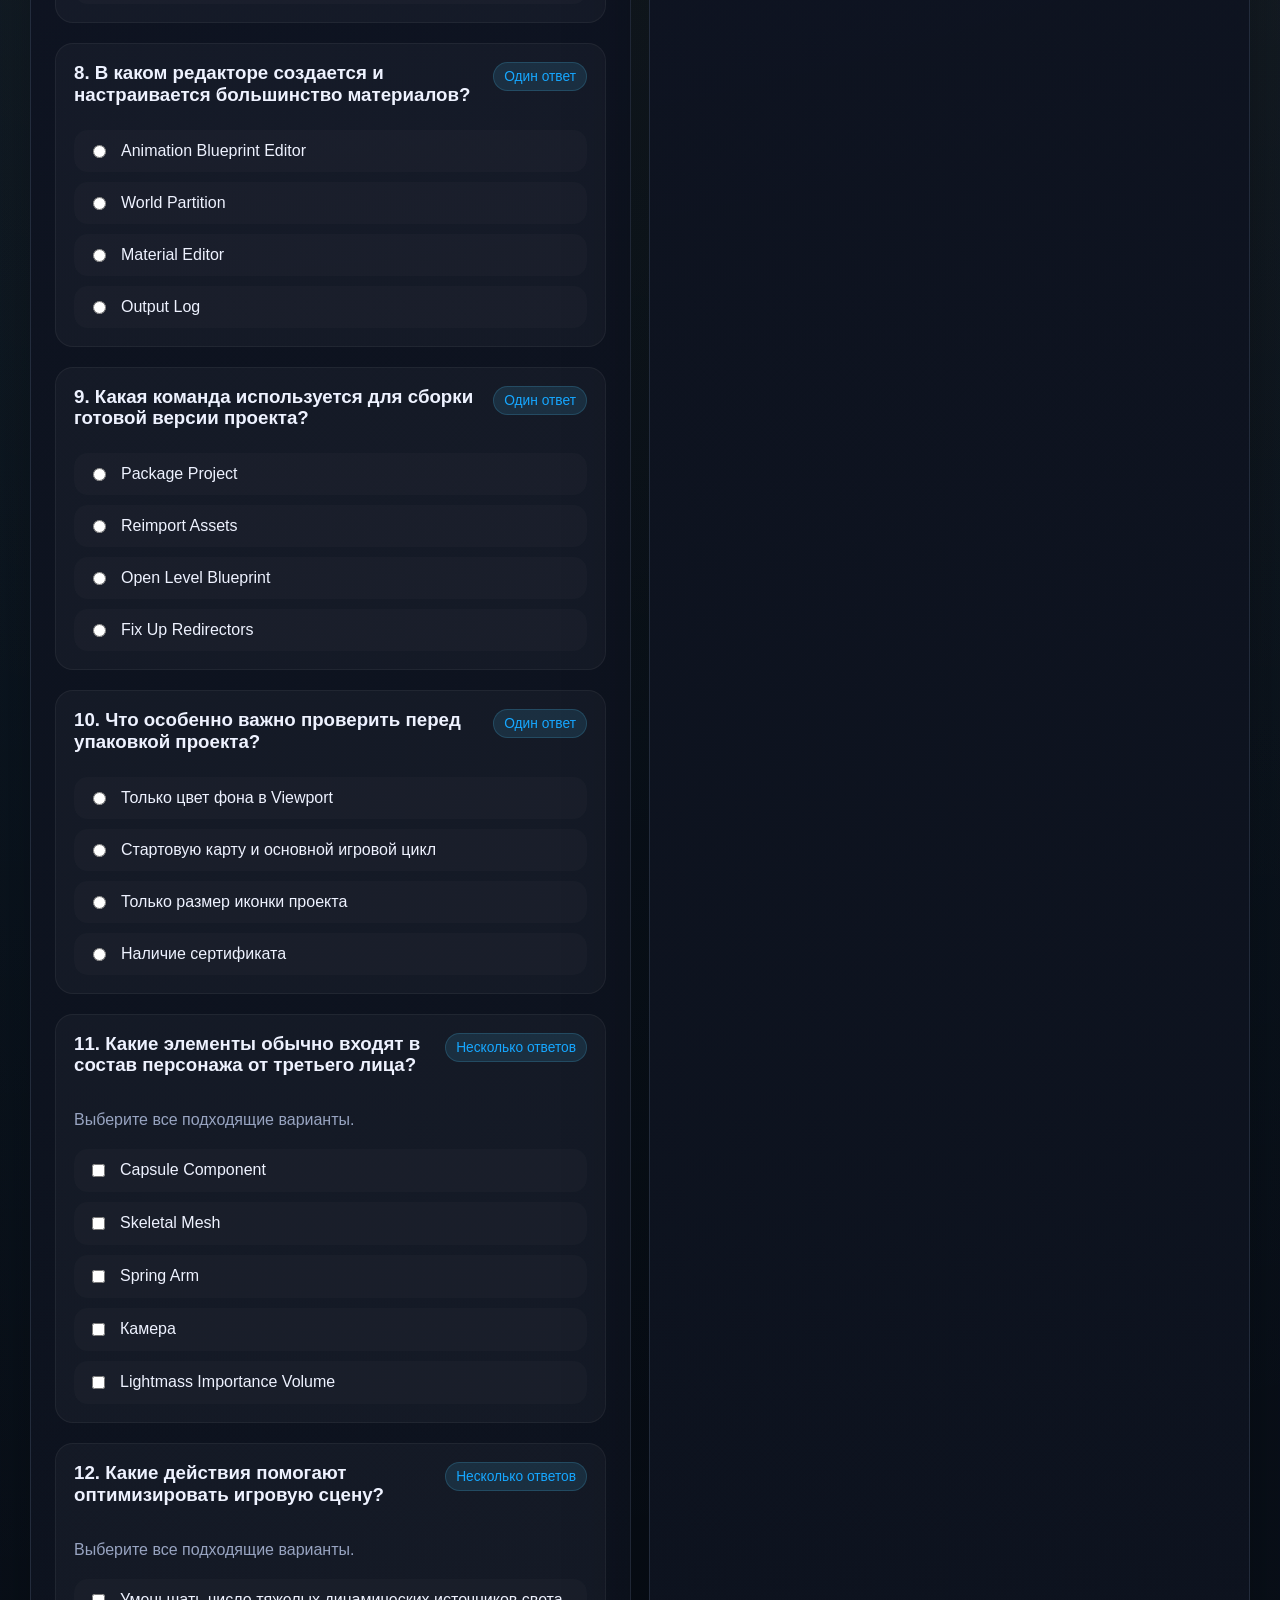
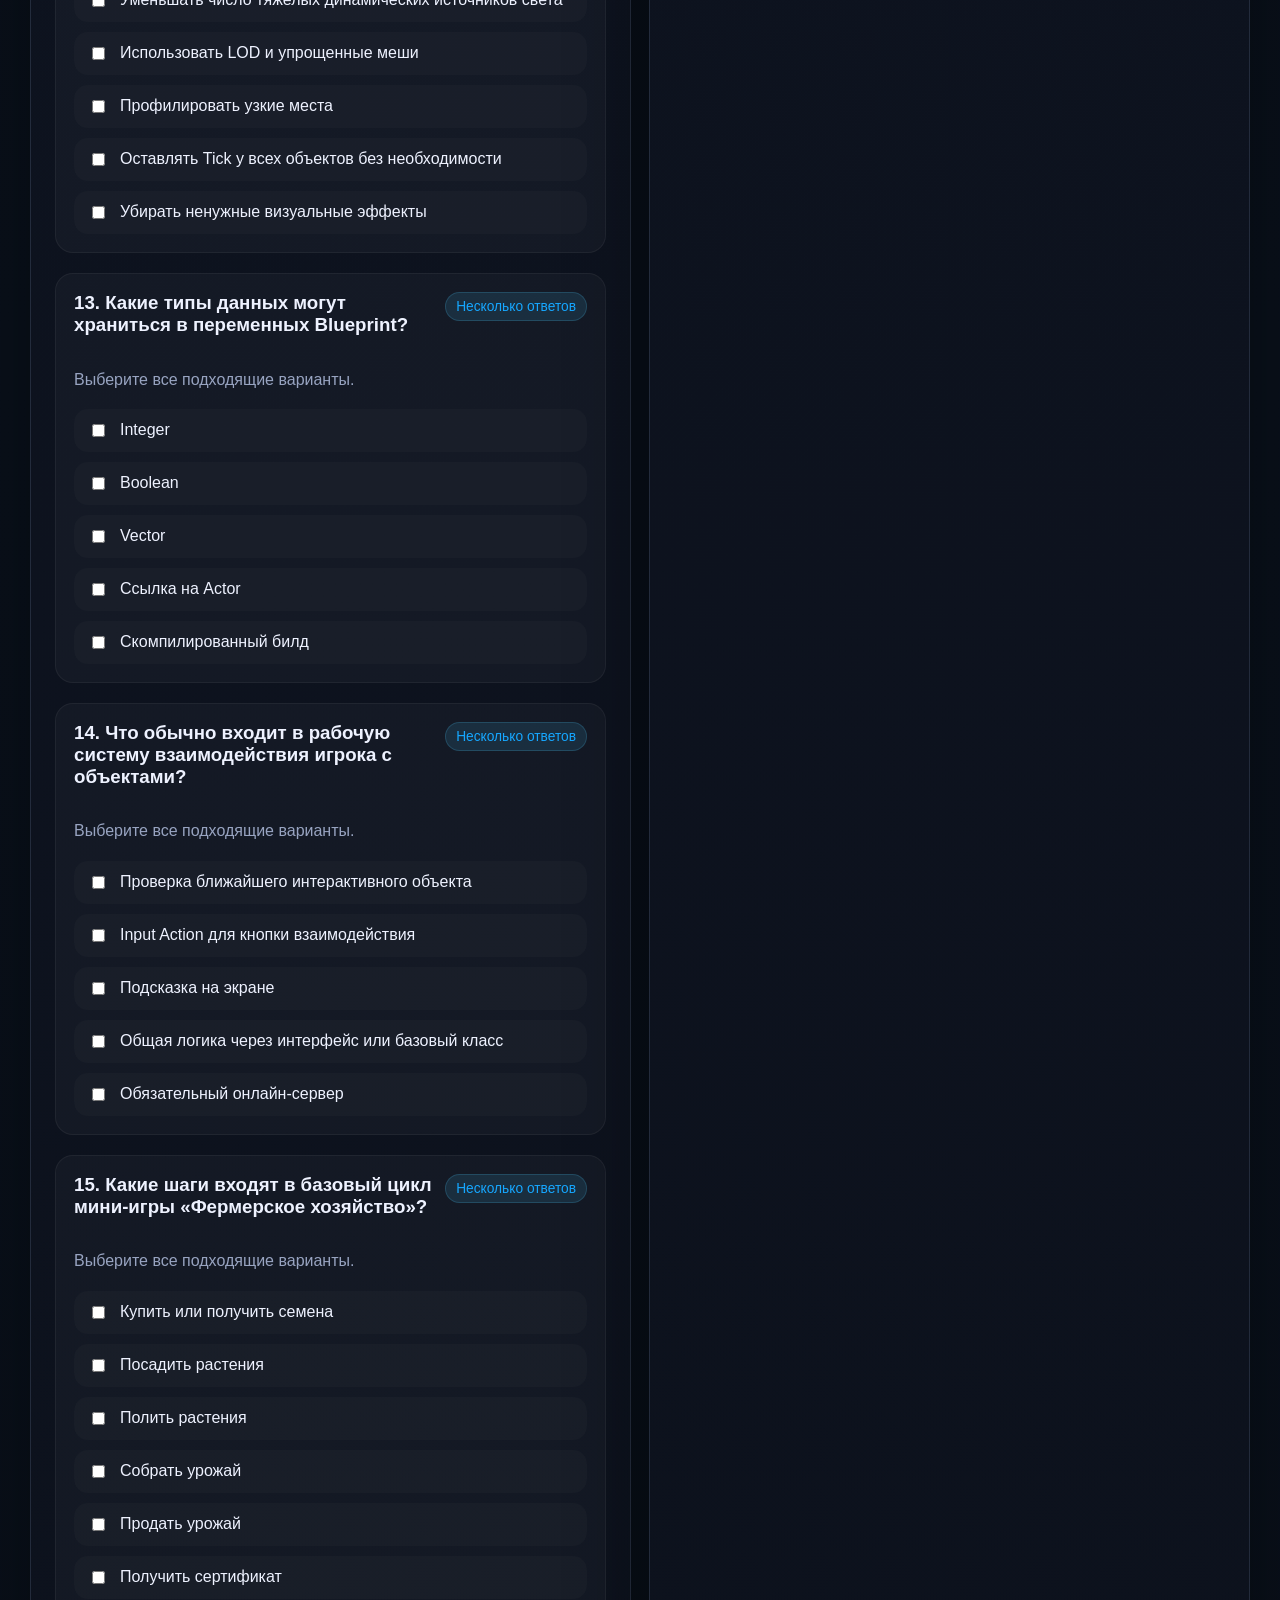
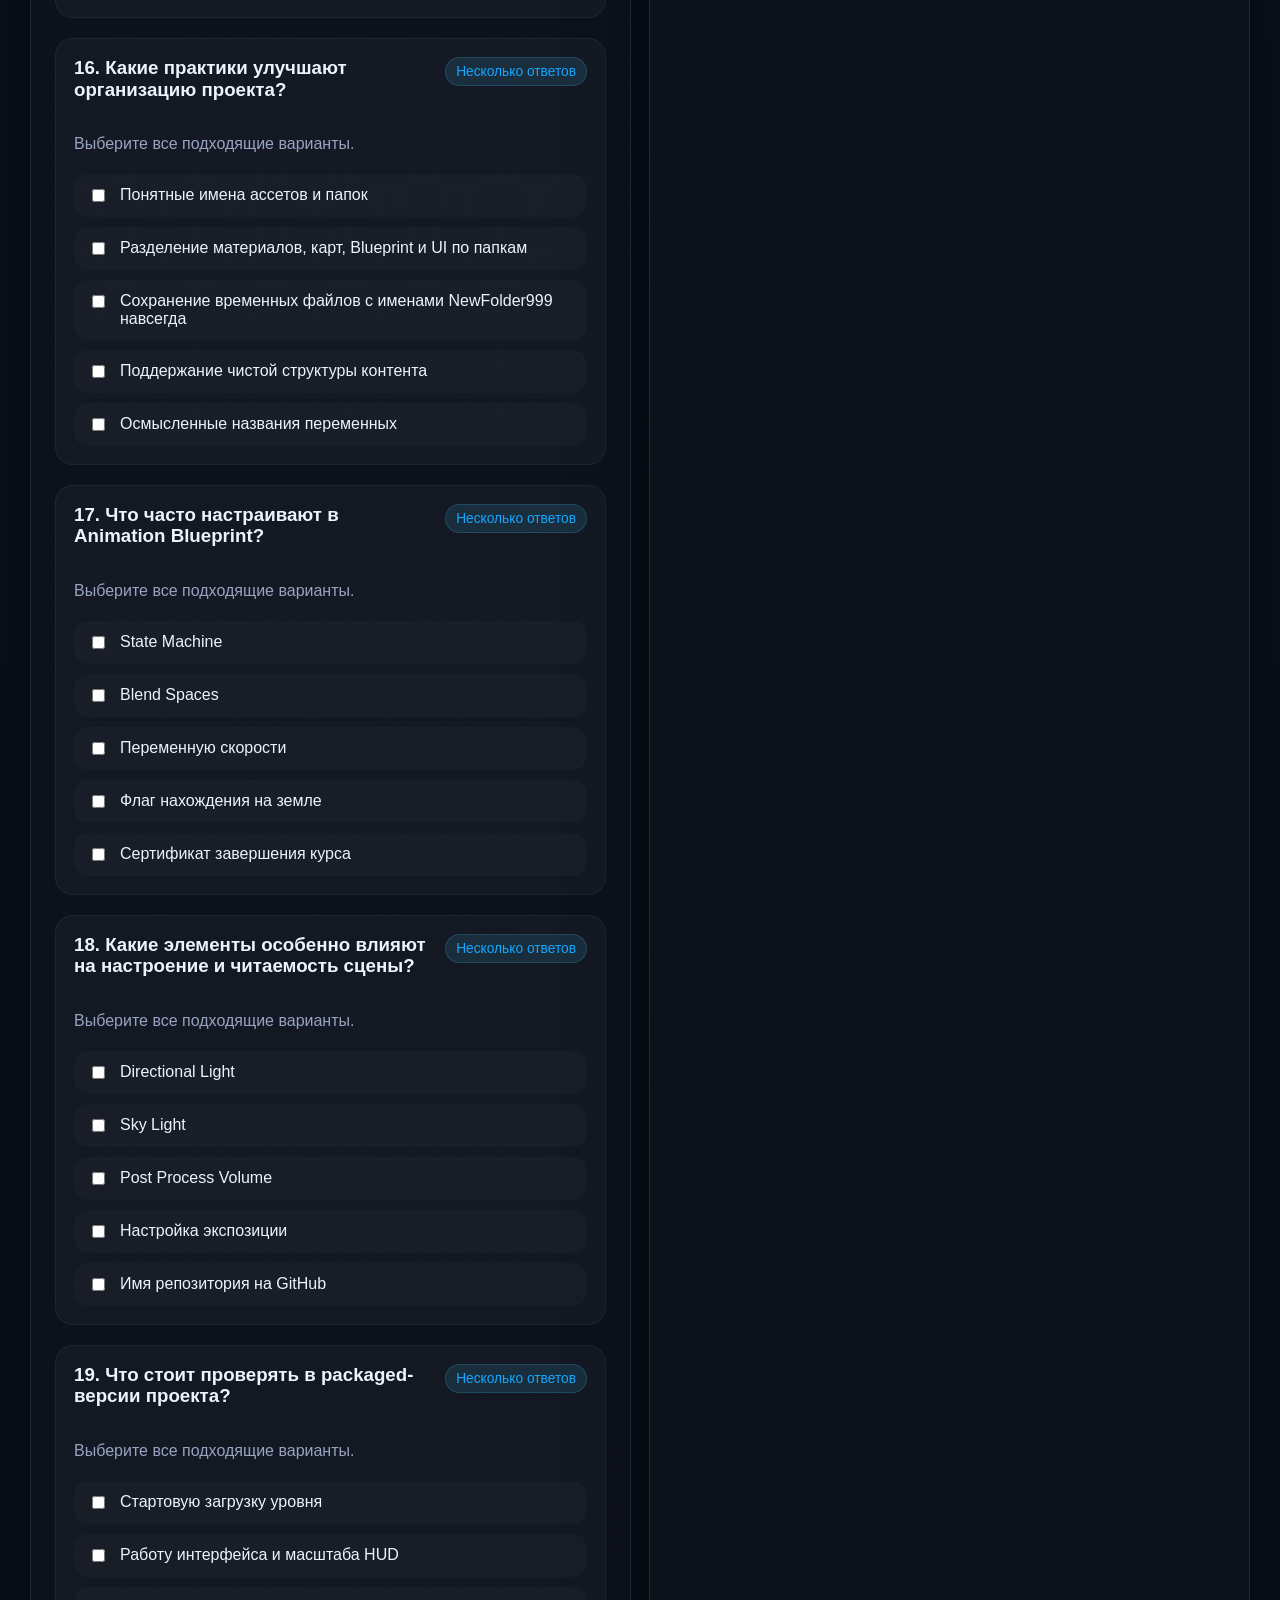
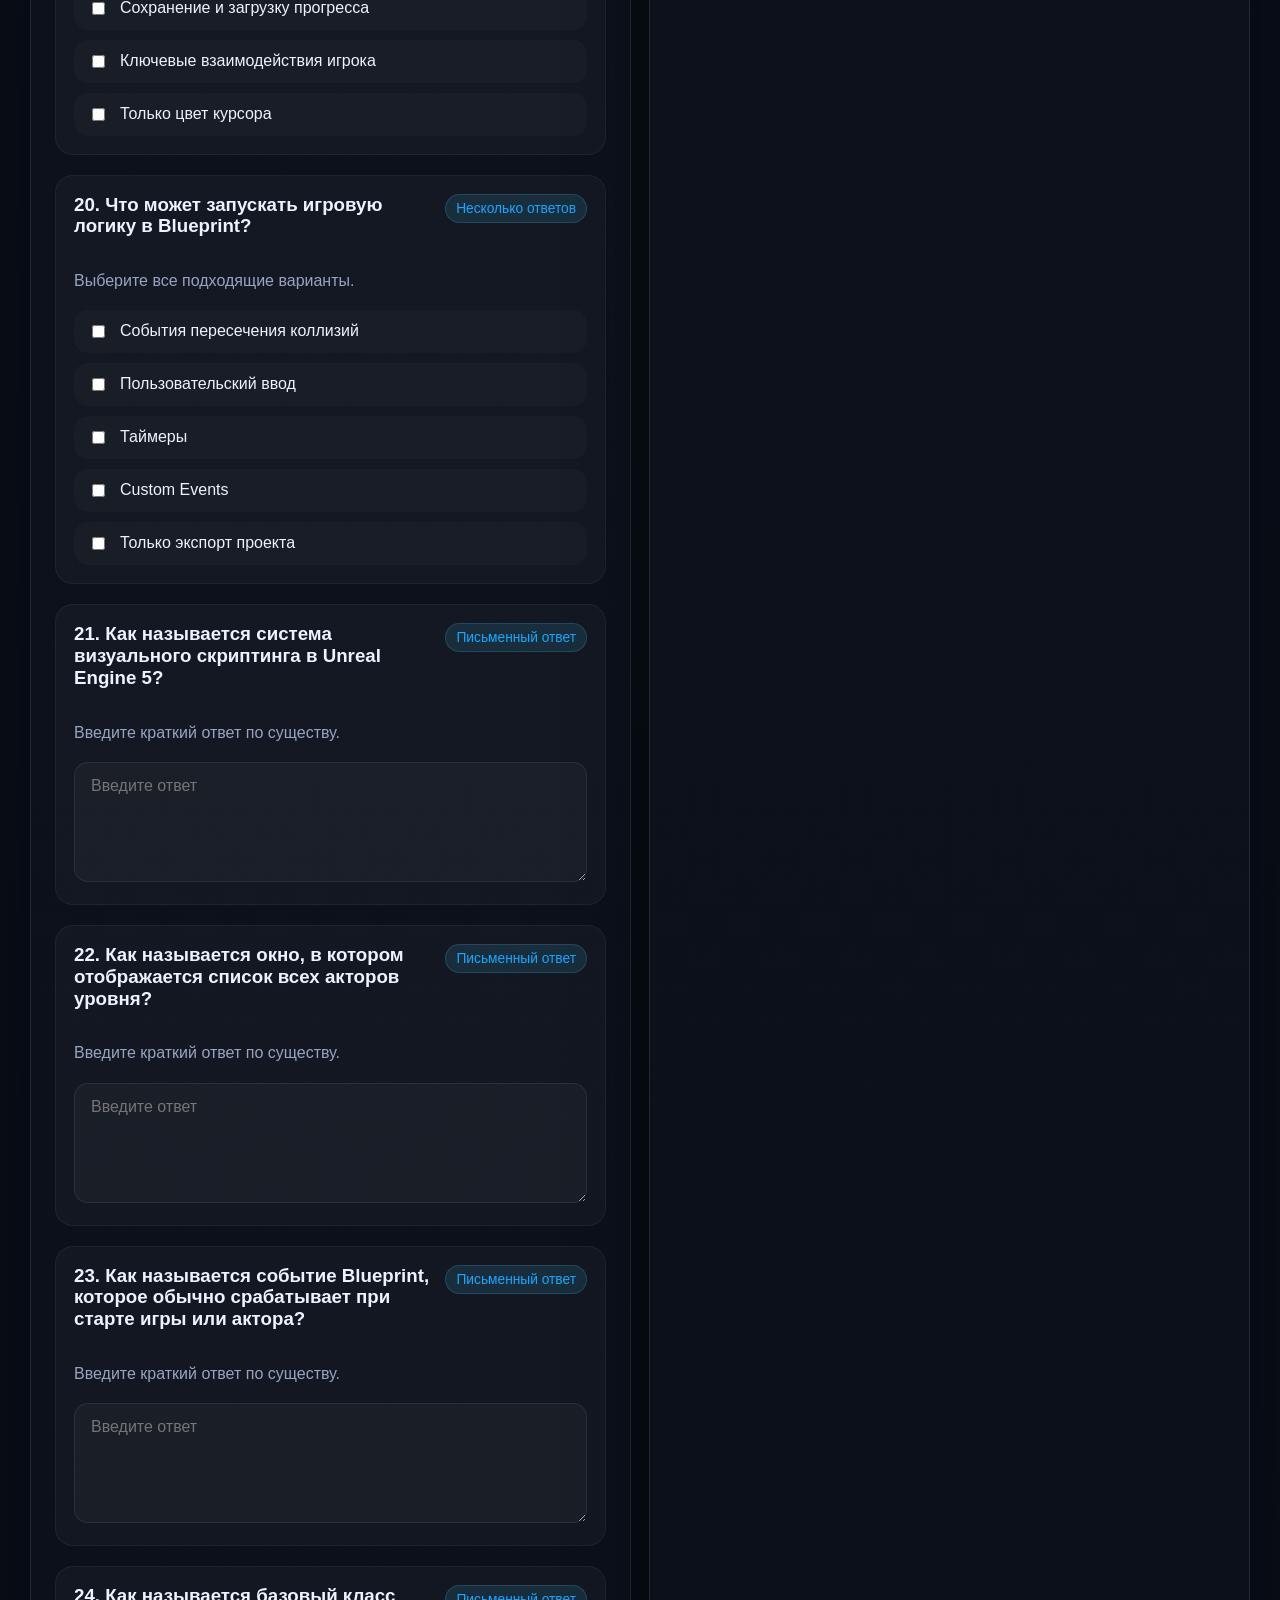
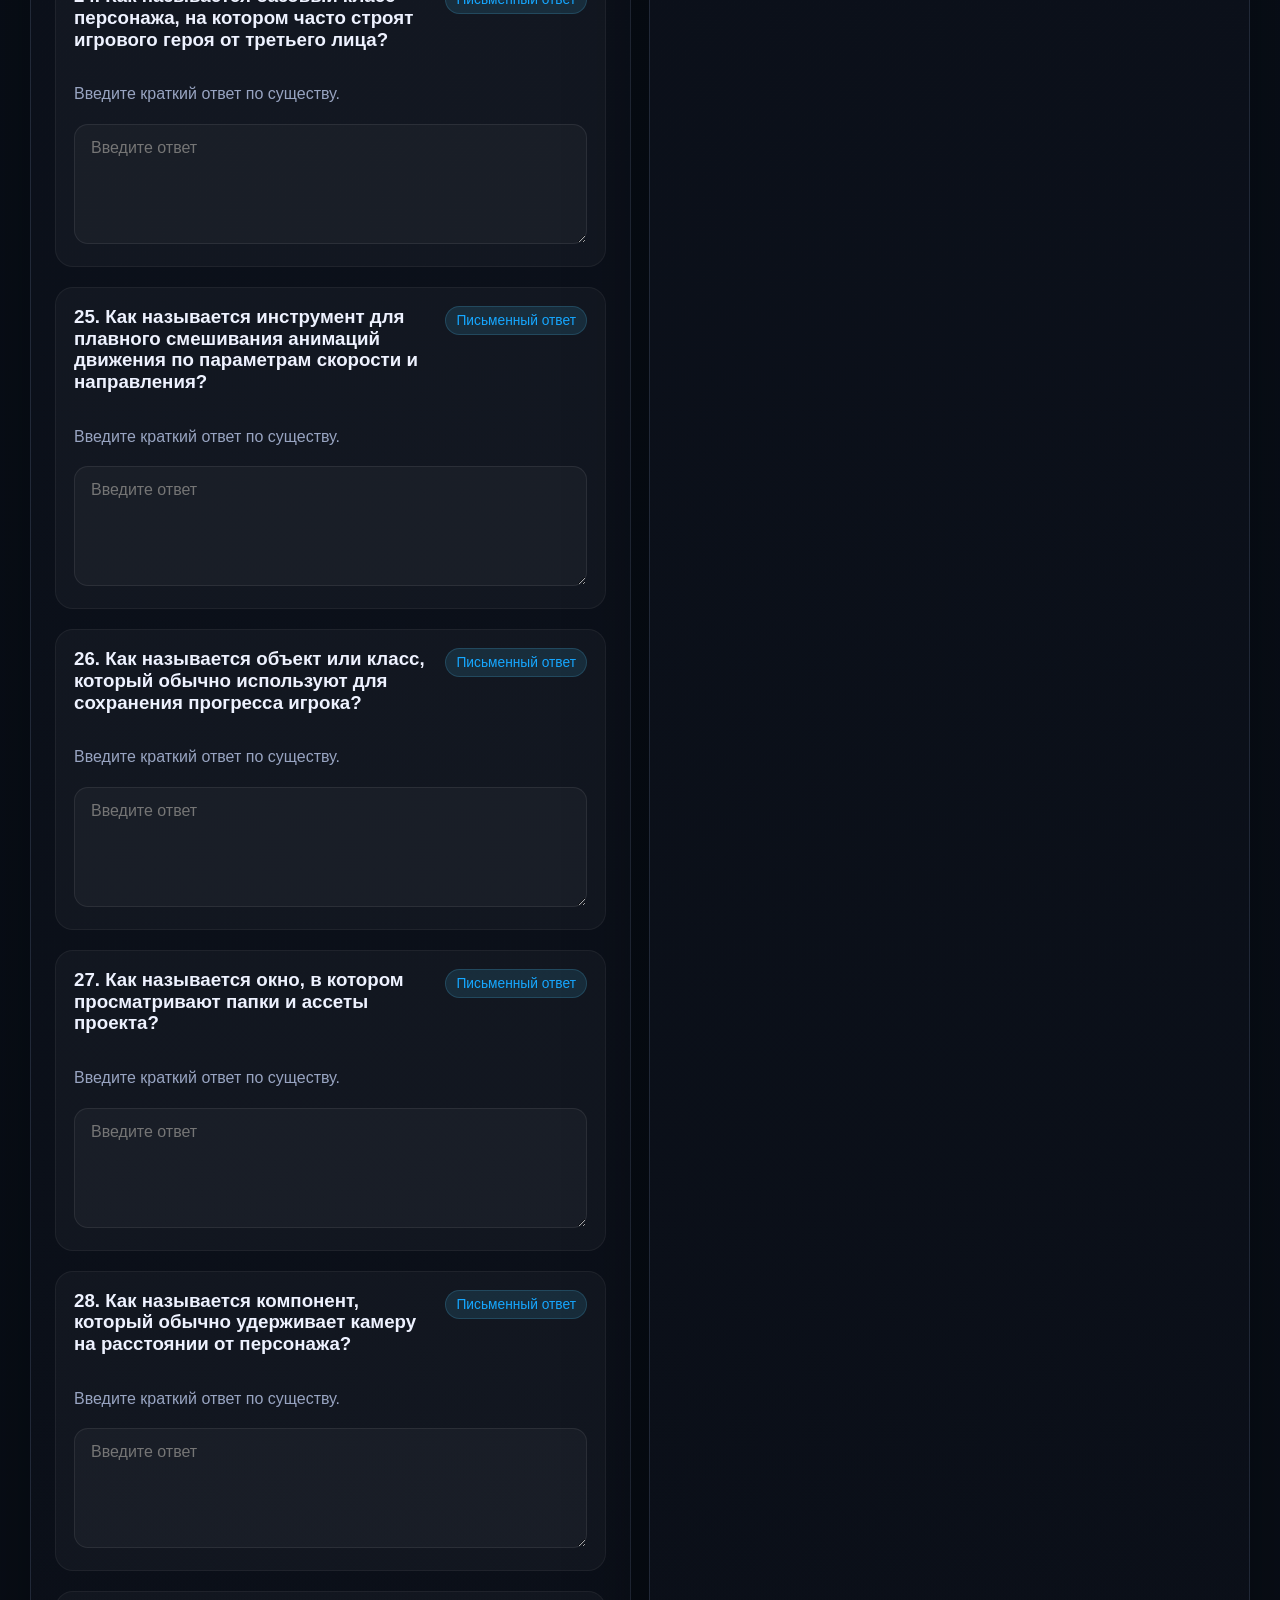
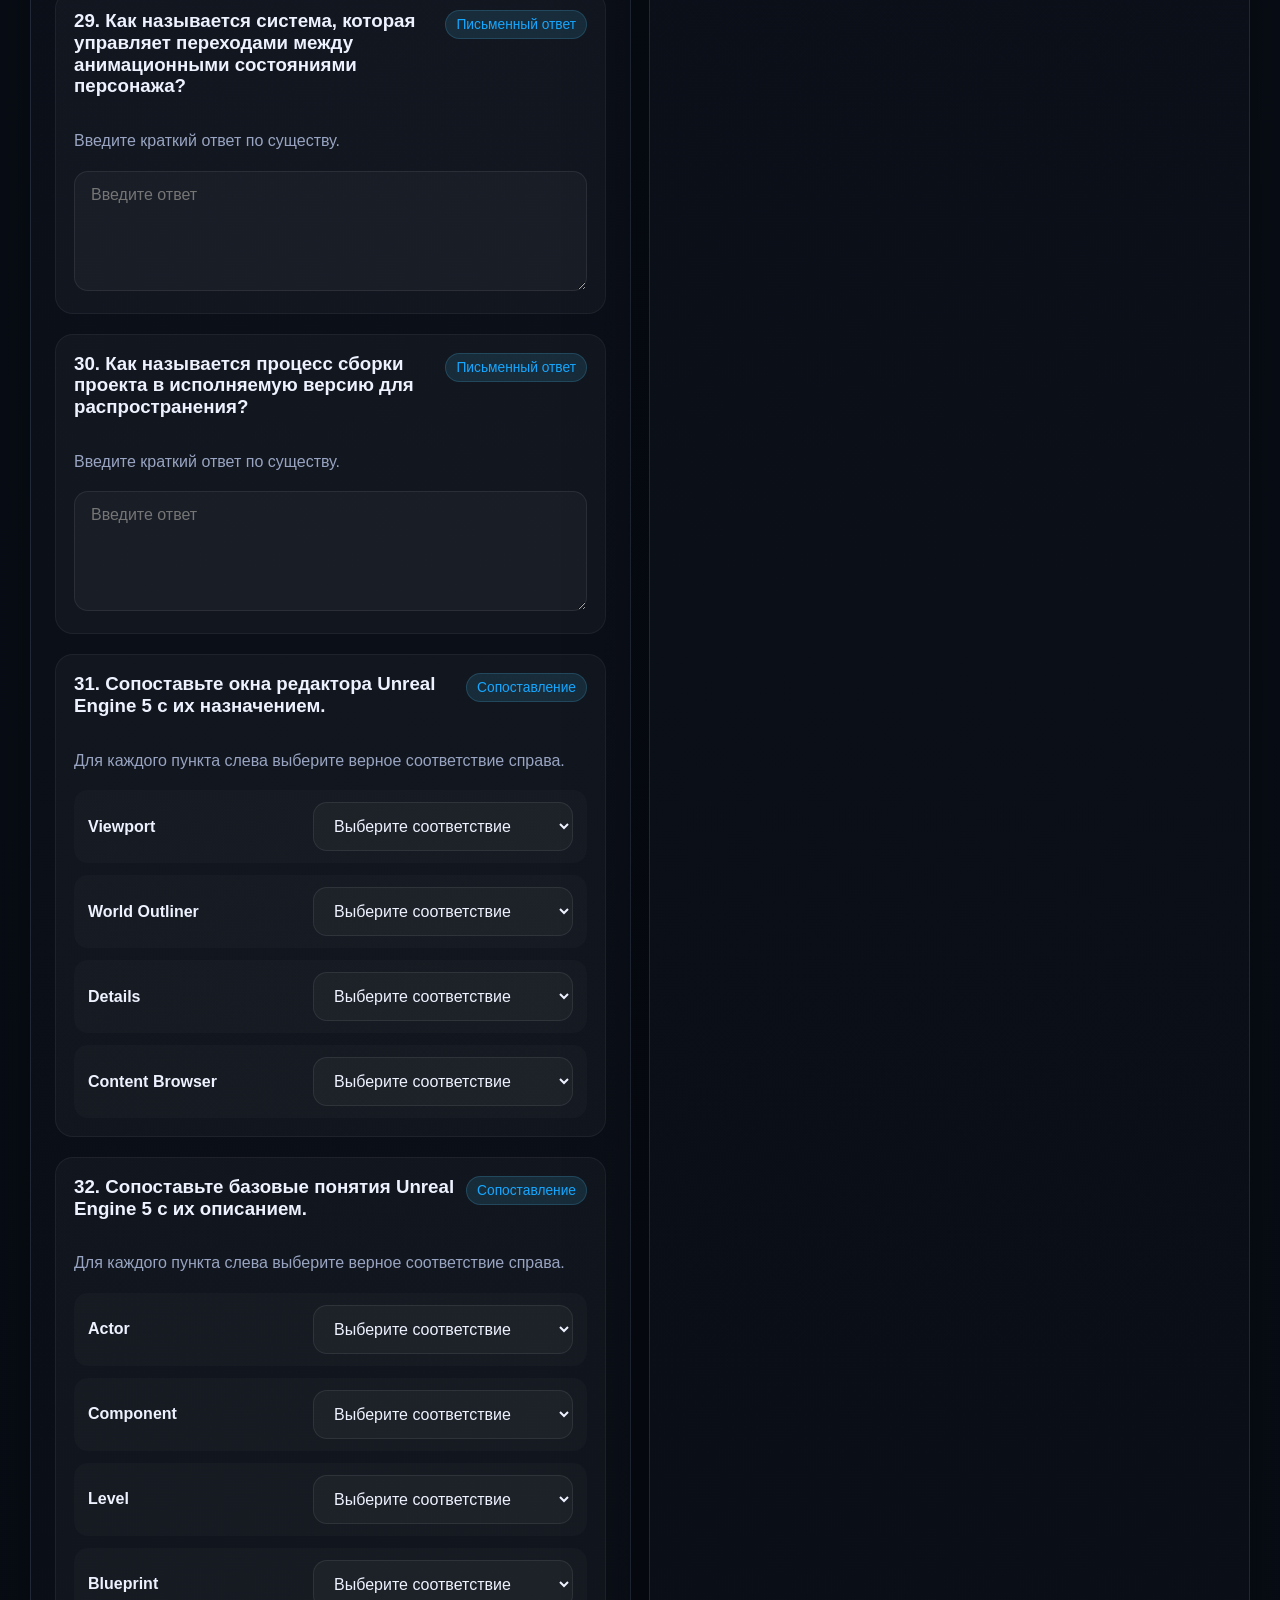
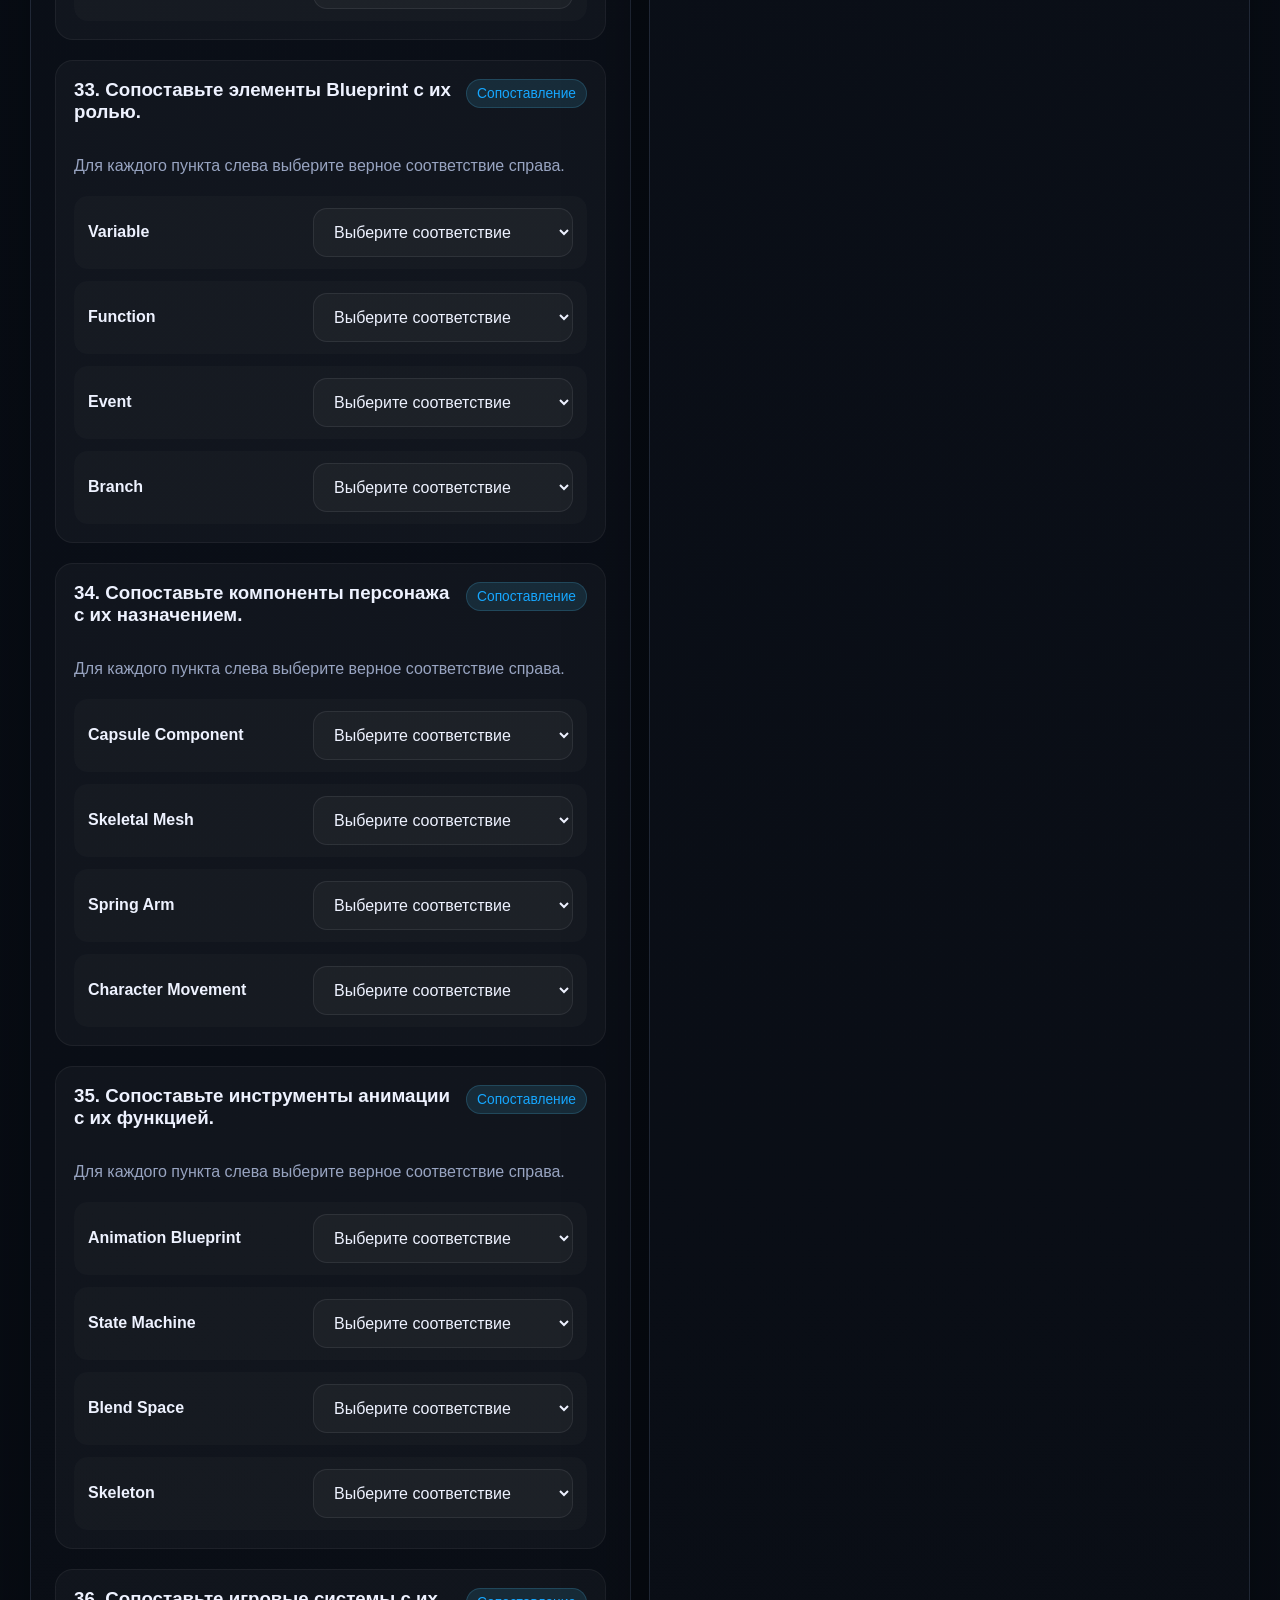
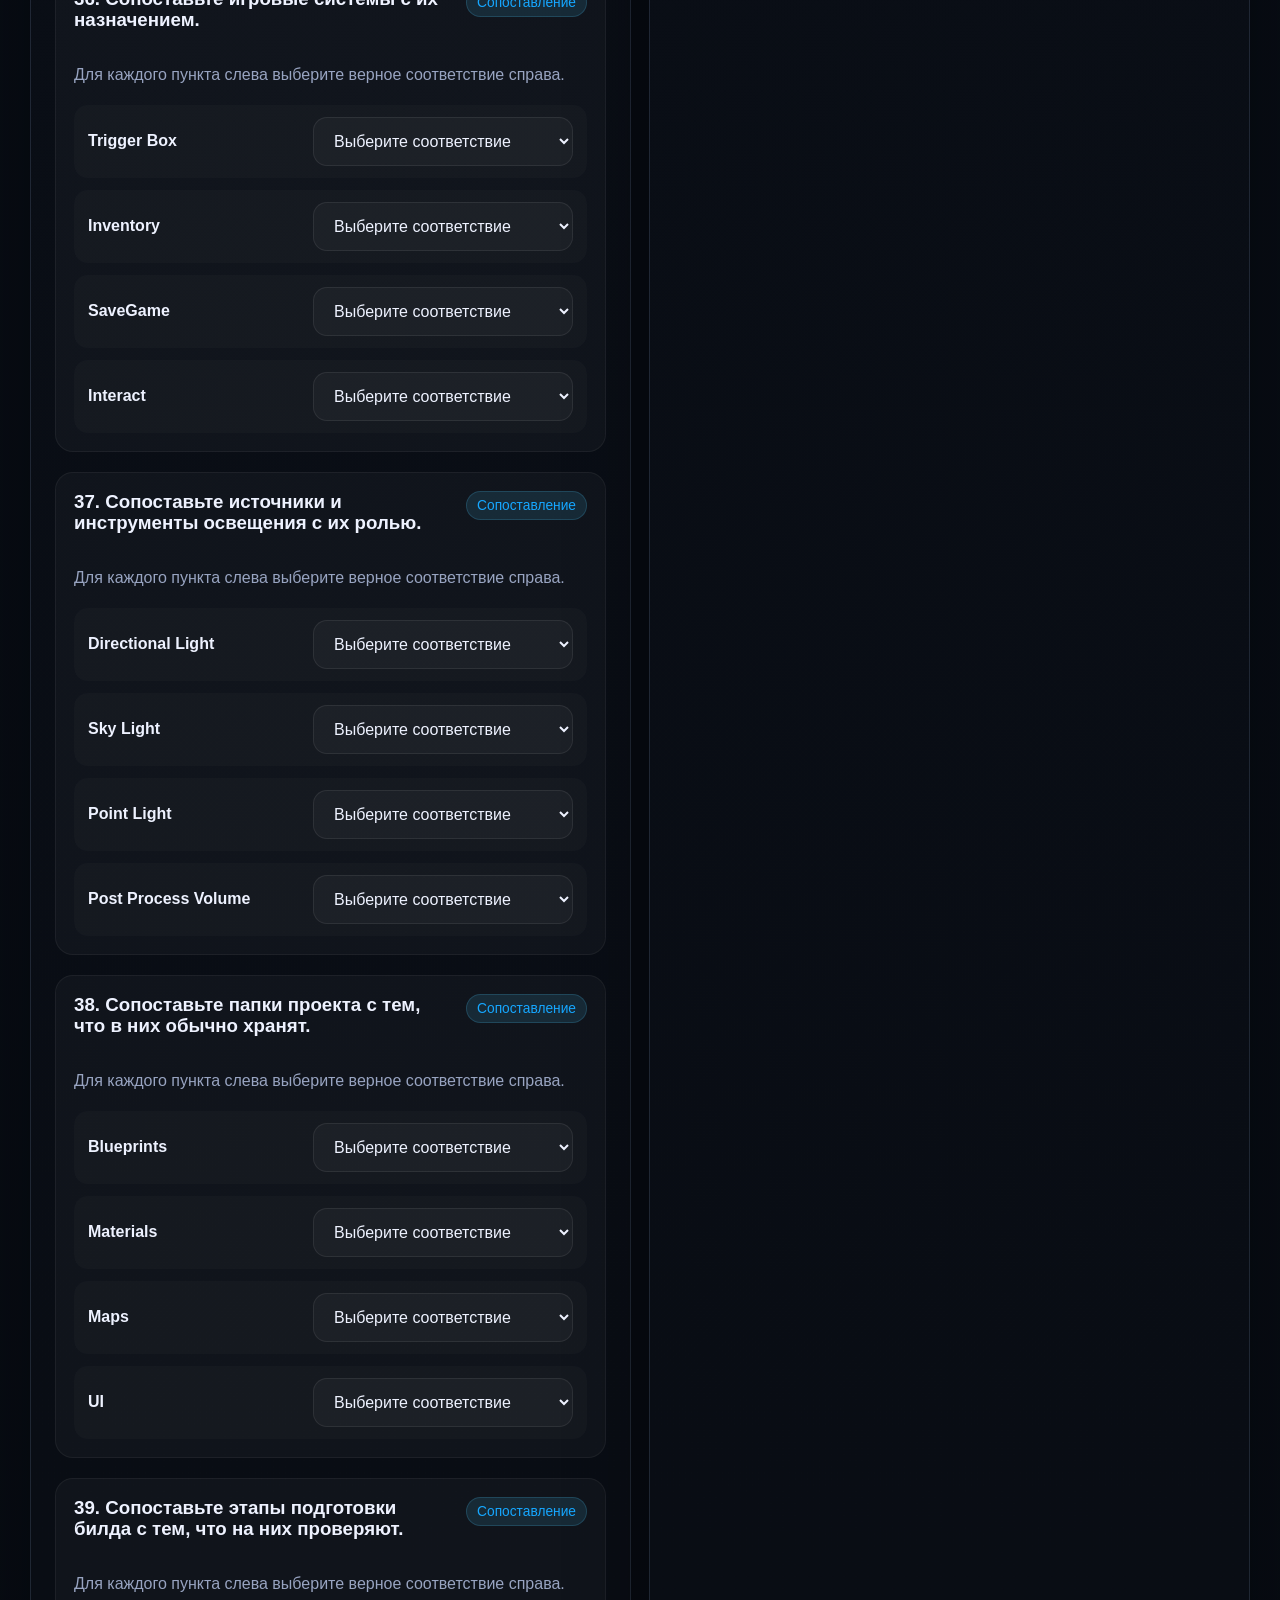
<file: test.html>
<!DOCTYPE html>
<html lang="ru">
<head>
  <meta charset="UTF-8">
  <meta name="viewport" content="width=device-width, initial-scale=1.0">
  <title>Итоговый тест | Курс разработки игр на Unreal Engine 5</title>
  <link rel="stylesheet" href="styles.css">
</head>
<body data-page="test">
  <div class="site-bg"></div>
  <header class="site-header">
    <a class="brand" href="index.html">
      <span class="brand-mark">UE5</span>
      <span class="brand-text">Курс разработки игр на Unreal Engine 5</span>
    </a>
    <nav class="site-nav">
      <a href="index.html" data-nav="home">Главная</a>
      <a href="program.html" data-nav="program">Программа</a>
      <a href="lectures.html" data-nav="lectures">Лекции</a>
      <a href="practice.html" data-nav="practice">Практика</a>
      <a href="project.html" data-nav="project">Итоговый проект</a>
      <a href="test.html" data-nav="test">Тест</a>
      <a href="dashboard.html" data-nav="dashboard">Кабинет</a>
    </nav>
    <div class="header-progress">
      <span>Прогресс курса</span>
      <strong data-progress-label>0%</strong>
    </div>
  </header>

  <main class="page-shell">
    <section class="page-intro">
      <p class="eyebrow">Финальное тестирование</p>
      <h1>Проверьте, насколько уверенно вы освоили Unreal Engine 5</h1>
      <p>
        Тест содержит 40 вопросов в четырех форматах: задания с одним правильным ответом,
        вопросы с несколькими вариантами, письменные ответы и сопоставление. После отправки сайт
        автоматически посчитает баллы, покажет процент успешности и сохранит результат.
      </p>
    </section>
    <section class="test-layout">
      <form id="test-form" class="surface-card test-form"></form>
      <aside class="surface-card test-sidebar">
        <div id="test-result" class="result-box">
          <h2>Результат</h2>
          <p>Пока тест не пройден. Ответьте на вопросы и отправьте форму.</p>
        </div>
        <div class="answer-key" id="answer-key"></div>
      </aside>
    </section>
  </main>

  <footer class="site-footer">
    <p>Курс разработки игр на Unreal Engine 5</p>
    <p>Итог теста сохраняется локально и отображается в личном кабинете.</p>
  </footer>

  <script src="data.js"></script>
  <script src="app.js"></script>
</body>
</html>
</file>
<file: styles.css>
:root {
  --bg: #090d14;
  --bg-soft: rgba(17, 24, 39, 0.9);
  --panel: rgba(12, 17, 29, 0.88);
  --panel-strong: rgba(9, 13, 20, 0.96);
  --line: rgba(132, 156, 196, 0.18);
  --text: #eef2ff;
  --muted: #98a4c1;
  --accent: #4ec9ff;
  --accent-strong: #16a7ff;
  --accent-warm: #ff8d32;
  --success: #4ade80;
  --warning: #fbbf24;
  --radius: 24px;
  --shadow: 0 24px 80px rgba(0, 0, 0, 0.34);
  --font-ui: "Bahnschrift", "Segoe UI Variable", "Segoe UI", sans-serif;
  --font-heading: "Trebuchet MS", "Bahnschrift", sans-serif;
  --font-mono: "Consolas", "Cascadia Mono", monospace;
}

* {
  box-sizing: border-box;
}

html {
  scroll-behavior: smooth;
}

body {
  margin: 0;
  font-family: var(--font-ui);
  color: var(--text);
  background: radial-gradient(circle at top left, rgba(78, 201, 255, 0.18), transparent 28%),
    radial-gradient(circle at top right, rgba(255, 141, 50, 0.16), transparent 24%),
    linear-gradient(180deg, #070b12 0%, #09101a 30%, #070b12 100%);
  min-height: 100vh;
  position: relative;
}

.site-bg {
  position: fixed;
  inset: 0;
  background-image:
    linear-gradient(rgba(255, 255, 255, 0.02) 1px, transparent 1px),
    linear-gradient(90deg, rgba(255, 255, 255, 0.02) 1px, transparent 1px);
  background-size: 48px 48px;
  mask-image: radial-gradient(circle at center, black 58%, transparent 100%);
  pointer-events: none;
}

a {
  color: inherit;
  text-decoration: none;
}

p,
li {
  color: var(--muted);
  line-height: 1.72;
}

h1,
h2,
h3,
h4 {
  font-family: var(--font-heading);
  line-height: 1.16;
  margin: 0;
}

.site-header {
  position: sticky;
  top: 0;
  z-index: 10;
  display: flex;
  flex-wrap: wrap;
  align-items: center;
  justify-content: space-between;
  gap: 16px;
  padding: 18px 28px;
  border-bottom: 1px solid var(--line);
  backdrop-filter: blur(18px);
  background: rgba(7, 11, 18, 0.76);
}

.brand {
  display: inline-flex;
  align-items: center;
  gap: 14px;
  max-width: 360px;
}

.brand-mark {
  display: inline-grid;
  place-items: center;
  width: 50px;
  height: 50px;
  border-radius: 16px;
  background: linear-gradient(135deg, rgba(78, 201, 255, 0.2), rgba(255, 141, 50, 0.18));
  border: 1px solid rgba(78, 201, 255, 0.32);
  color: var(--text);
  font-weight: 700;
  letter-spacing: 0.08em;
}

.brand-text {
  font-weight: 600;
  line-height: 1.35;
}

.site-nav {
  display: flex;
  flex-wrap: wrap;
  gap: 10px;
}

.site-nav a {
  padding: 10px 14px;
  border-radius: 999px;
  color: var(--muted);
  transition: 0.25s ease;
}

.site-nav a:hover,
.site-nav a.is-active {
  color: var(--text);
  background: rgba(78, 201, 255, 0.14);
}

.header-progress {
  display: flex;
  flex-direction: column;
  gap: 4px;
  min-width: 112px;
  text-align: right;
}

.header-progress span {
  font-size: 0.78rem;
  color: var(--muted);
}

.header-progress strong {
  font-size: 1.05rem;
}

.page-shell {
  width: min(1220px, calc(100% - 32px));
  margin: 0 auto;
  padding: 32px 0 72px;
}

.hero,
.page-intro,
.surface-card,
.article-layout,
.test-form,
.test-sidebar {
  background: linear-gradient(180deg, rgba(15, 21, 35, 0.98), rgba(9, 13, 20, 0.96));
  border: 1px solid var(--line);
  box-shadow: var(--shadow);
}

.hero,
.page-intro {
  border-radius: calc(var(--radius) + 6px);
  padding: 34px;
}

.hero {
  display: grid;
  grid-template-columns: 1.55fr 1fr;
  gap: 28px;
}

.hero-home {
  min-height: 520px;
}

.hero-copy {
  display: flex;
  flex-direction: column;
  gap: 18px;
}

.hero-copy h1,
.page-intro h1 {
  font-size: clamp(2.2rem, 4vw, 4.4rem);
  max-width: 14ch;
}

.hero-text,
.page-intro p {
  max-width: 72ch;
  font-size: 1.02rem;
}

.eyebrow {
  text-transform: uppercase;
  letter-spacing: 0.18em;
  font-size: 0.76rem;
  color: var(--accent);
  margin: 0;
}

.hero-actions {
  display: flex;
  flex-wrap: wrap;
  gap: 12px;
  margin-top: 4px;
}

.button {
  display: inline-flex;
  align-items: center;
  justify-content: center;
  gap: 8px;
  min-height: 48px;
  padding: 12px 20px;
  border-radius: 16px;
  border: 1px solid transparent;
  cursor: pointer;
  font: inherit;
  transition: transform 0.25s ease, border-color 0.25s ease, background 0.25s ease;
}

.button:hover {
  transform: translateY(-2px);
}

.button-primary {
  background: linear-gradient(135deg, var(--accent-strong), #6be3ff);
  color: #06111a;
  font-weight: 700;
}

.button-secondary {
  border-color: rgba(78, 201, 255, 0.25);
  background: rgba(78, 201, 255, 0.08);
  color: var(--text);
}

.button-ghost {
  border-color: var(--line);
  background: rgba(255, 255, 255, 0.02);
  color: var(--text);
}

.hero-metrics,
.card-grid,
.timeline-grid,
.dashboard-grid,
.test-layout,
.split-section {
  display: grid;
  gap: 18px;
}

.hero-metrics {
  grid-template-columns: repeat(3, minmax(0, 1fr));
}

.metric-card,
.surface-card {
  border-radius: var(--radius);
}

.metric-card {
  padding: 18px;
  background: rgba(255, 255, 255, 0.03);
  border: 1px solid rgba(78, 201, 255, 0.08);
}

.metric-card span {
  display: block;
  color: var(--muted);
  margin-bottom: 6px;
}

.metric-card strong {
  font-size: 1.65rem;
}

.hero-panel,
.surface-card,
.test-sidebar,
.test-form {
  position: relative;
  overflow: hidden;
  padding: 28px;
}

.hero-panel {
  border-radius: calc(var(--radius) + 6px);
}

.compact-panel {
  display: grid;
  place-items: center;
  text-align: center;
}

.panel-glow {
  position: absolute;
  inset: auto -15% 70% auto;
  width: 220px;
  height: 220px;
  border-radius: 50%;
  background: radial-gradient(circle, rgba(78, 201, 255, 0.36), transparent 68%);
  pointer-events: none;
}

.feature-list {
  margin: 16px 0 26px;
  padding-left: 18px;
}

.feature-list li {
  margin-bottom: 12px;
}

.progress-widget,
.result-box {
  padding: 18px;
  border-radius: 18px;
  background: rgba(255, 255, 255, 0.03);
  border: 1px solid rgba(255, 255, 255, 0.06);
}

.progress-caption {
  display: flex;
  justify-content: space-between;
  gap: 14px;
  margin-bottom: 10px;
  color: var(--text);
}

.progress-track {
  height: 12px;
  border-radius: 999px;
  background: rgba(255, 255, 255, 0.08);
  overflow: hidden;
}

.progress-fill {
  width: 0;
  height: 100%;
  border-radius: inherit;
  background: linear-gradient(90deg, var(--accent-strong), var(--accent-warm));
  transition: width 0.3s ease;
}

.section {
  margin-top: 26px;
}

.section-heading {
  margin-bottom: 18px;
}

.section-heading h2 {
  font-size: clamp(1.6rem, 2vw, 2.45rem);
  max-width: 18ch;
  margin-top: 6px;
}

.section-heading.compact h2 {
  font-size: 1.7rem;
}

.card-grid {
  grid-template-columns: repeat(3, minmax(0, 1fr));
}

.card-grid-wide {
  grid-template-columns: repeat(2, minmax(0, 1fr));
}

.timeline-grid,
.dashboard-grid,
.test-layout,
.split-section {
  grid-template-columns: repeat(2, minmax(0, 1fr));
}

.surface-card {
  padding: 24px;
}

.stack-list,
.chip-cloud,
.definition-list,
.mini-list {
  display: flex;
  flex-wrap: wrap;
  gap: 10px;
}

.chip-cloud span,
.status-pill,
.word-chip {
  display: inline-flex;
  align-items: center;
  padding: 8px 12px;
  border-radius: 999px;
  background: rgba(78, 201, 255, 0.1);
  color: var(--text);
  font-size: 0.92rem;
}

.stack-list {
  flex-direction: column;
}

.stack-list .stack-item,
.module-card,
.lesson-card,
.practice-card,
.summary-card {
  padding: 20px;
  border-radius: 22px;
  background: rgba(255, 255, 255, 0.03);
  border: 1px solid rgba(255, 255, 255, 0.06);
}

.module-card,
.lesson-card,
.practice-card,
.summary-card {
  display: flex;
  flex-direction: column;
  gap: 14px;
}

.card-topline {
  display: flex;
  align-items: center;
  justify-content: space-between;
  gap: 12px;
}

.card-topline strong {
  color: var(--text);
}

.lesson-meta,
.practice-meta,
.article-meta {
  display: flex;
  flex-wrap: wrap;
  gap: 10px;
}

.article-layout {
  border-radius: calc(var(--radius) + 6px);
  padding: 34px;
}

.article-layout h1 {
  font-size: clamp(2rem, 3.5vw, 3.4rem);
  margin: 12px 0;
}

.article-layout h2 {
  font-size: 1.9rem;
  margin: 28px 0 12px;
}

.article-layout h3 {
  font-size: 1.35rem;
  margin: 22px 0 10px;
}

.article-layout ul,
.article-layout ol {
  padding-left: 20px;
}

.article-layout li {
  margin-bottom: 10px;
}

.article-layout p {
  margin: 0 0 14px;
}

.article-actions,
.article-nav {
  display: flex;
  flex-wrap: wrap;
  gap: 12px;
  margin: 24px 0 0;
}

.article-code {
  margin: 18px 0;
  padding: 18px;
  border-radius: 18px;
  background: rgba(2, 6, 12, 0.9);
  border: 1px solid rgba(78, 201, 255, 0.14);
  overflow-x: auto;
}

.article-code code {
  font-family: var(--font-mono);
  color: #bcefff;
  white-space: pre-wrap;
  line-height: 1.6;
}

.test-form {
  display: flex;
  flex-direction: column;
  gap: 20px;
}

.question-card {
  padding: 18px;
  border-radius: 18px;
  background: rgba(255, 255, 255, 0.03);
  border: 1px solid rgba(255, 255, 255, 0.05);
}

.question-card h3 {
  margin-bottom: 14px;
}

.question-head {
  display: flex;
  justify-content: space-between;
  gap: 12px;
  align-items: flex-start;
  margin-bottom: 10px;
}

.question-type {
  flex-shrink: 0;
  padding: 6px 10px;
  border-radius: 999px;
  background: rgba(78, 201, 255, 0.12);
  border: 1px solid rgba(78, 201, 255, 0.18);
  color: var(--accent-strong);
  font-size: 0.86rem;
}

.question-hint,
.test-summary {
  margin-bottom: 16px;
  color: var(--muted);
}

.options-group {
  display: grid;
  gap: 10px;
}

.option-item {
  display: flex;
  gap: 12px;
  align-items: flex-start;
  padding: 12px 14px;
  border-radius: 14px;
  background: rgba(255, 255, 255, 0.02);
}

.text-answer,
.match-row select {
  width: 100%;
  border: 1px solid rgba(255, 255, 255, 0.08);
  border-radius: 14px;
  background: rgba(255, 255, 255, 0.03);
  color: var(--text);
  padding: 14px 16px;
  font: inherit;
}

.text-answer {
  min-height: 120px;
  resize: vertical;
}

.match-grid {
  display: grid;
  gap: 12px;
}

.match-row {
  display: grid;
  grid-template-columns: minmax(0, 1fr) minmax(260px, 1fr);
  gap: 12px;
  align-items: center;
  padding: 12px 14px;
  border-radius: 14px;
  background: rgba(255, 255, 255, 0.02);
}

.answer-key h2 {
  margin-bottom: 12px;
}

.answer-key ol {
  padding-left: 20px;
  margin: 0;
}

.answer-key ul {
  margin: 8px 0 0;
  padding-left: 18px;
}

.ring-progress {
  width: 180px;
  aspect-ratio: 1;
  display: grid;
  place-items: center;
  border-radius: 50%;
  background:
    radial-gradient(circle at center, rgba(9, 13, 20, 1) 58%, transparent 59%),
    conic-gradient(var(--accent-strong) 0deg, var(--accent-warm) 0deg, rgba(255, 255, 255, 0.08) 0deg);
  border: 1px solid rgba(78, 201, 255, 0.18);
}

.ring-progress span {
  font-size: 2rem;
  font-weight: 700;
}

.summary-number {
  font-size: 2.4rem;
  color: var(--text);
}

.status-ok {
  color: var(--success);
}

.status-warning {
  color: var(--warning);
}

.muted-label {
  color: var(--muted);
  font-size: 0.95rem;
}

.site-footer {
  width: min(1220px, calc(100% - 32px));
  margin: 0 auto;
  padding: 0 0 40px;
  display: flex;
  flex-wrap: wrap;
  justify-content: space-between;
  gap: 12px;
}

.practice-gallery-block {
  margin: 32px 0;
}

.practice-gallery {
  display: grid;
  grid-template-columns: repeat(auto-fit, minmax(220px, 1fr));
  gap: 16px;
}

.practice-figure {
  margin: 0;
  padding: 12px;
  border: 1px solid rgba(255, 255, 255, 0.08);
  border-radius: 20px;
  background: rgba(8, 12, 20, 0.75);
  box-shadow: 0 18px 45px rgba(0, 0, 0, 0.22);
}

.practice-figure img {
  display: block;
  width: 100%;
  border-radius: 12px;
}

.practice-figure figcaption {
  margin-top: 10px;
  color: var(--muted);
  font-size: 0.95rem;
  line-height: 1.5;
}

.doc-figure {
  margin: 28px 0;
  padding: 14px;
  border: 1px solid rgba(255, 255, 255, 0.08);
  border-radius: 24px;
  background: rgba(8, 12, 20, 0.82);
  box-shadow: 0 18px 45px rgba(0, 0, 0, 0.22);
}

.doc-figure img {
  display: block;
  width: 100%;
  border-radius: 14px;
}

.doc-figure figcaption {
  margin-top: 12px;
  color: var(--muted);
  font-size: 0.96rem;
  line-height: 1.6;
}

@media (max-width: 1100px) {
  .hero,
  .timeline-grid,
  .dashboard-grid,
  .test-layout,
  .split-section,
  .card-grid,
  .card-grid-wide {
    grid-template-columns: 1fr;
  }

  .hero-copy h1,
  .page-intro h1,
  .article-layout h1 {
    max-width: none;
  }
}

@media (max-width: 760px) {
  .site-header {
    padding: 16px;
  }

  .page-shell,
  .site-footer {
    width: min(100% - 20px, 1220px);
  }

  .hero,
  .page-intro,
  .article-layout,
  .surface-card,
  .test-form,
  .test-sidebar {
    padding: 22px;
  }

  .hero-metrics {
    grid-template-columns: 1fr;
  }

  .question-head,
  .match-row {
    grid-template-columns: 1fr;
  }

  .header-progress {
    width: 100%;
    text-align: left;
  }

  .site-nav {
    width: 100%;
    overflow-x: auto;
    padding-bottom: 4px;
  }
}
</file>
<file: game/styles.css>
:root {
  --bg: #071015;
  --panel: rgba(12, 23, 31, 0.92);
  --panel-soft: rgba(18, 31, 42, 0.82);
  --line: rgba(124, 170, 192, 0.18);
  --text: #eff8ff;
  --muted: #9bb4c2;
  --accent: #72d2ff;
  --accent-strong: #2fb7ff;
  --warm: #ffb861;
  --danger: #ff7d7d;
  --success: #5ee0a2;
  --empty: #463521;
  --tilled: #725132;
  --planted: #4b6332;
  --watered: #2c7ca4;
  --grown: #67b63f;
  --shop: #7040c3;
  --sell: #d86b2d;
  --well: #229bd4;
  --home: #8f959d;
  --grass: #1f4b2a;
  --path: #39444a;
  --player: #ffe37a;
  --radius: 24px;
  --font-main: "Bahnschrift", "Segoe UI", sans-serif;
}

* {
  box-sizing: border-box;
}

body {
  margin: 0;
  min-height: 100vh;
  font-family: var(--font-main);
  color: var(--text);
  background:
    radial-gradient(circle at top left, rgba(114, 210, 255, 0.18), transparent 26%),
    radial-gradient(circle at top right, rgba(255, 184, 97, 0.18), transparent 24%),
    linear-gradient(180deg, #071015 0%, #08151c 100%);
  position: relative;
}

.background-glow {
  position: fixed;
  inset: 0;
  background-image:
    linear-gradient(rgba(255, 255, 255, 0.03) 1px, transparent 1px),
    linear-gradient(90deg, rgba(255, 255, 255, 0.03) 1px, transparent 1px);
  background-size: 42px 42px;
  mask-image: radial-gradient(circle at center, black 55%, transparent 100%);
  pointer-events: none;
}

.topbar,
.card,
.game-panel {
  background: linear-gradient(180deg, rgba(14, 24, 33, 0.96), rgba(8, 17, 24, 0.96));
  border: 1px solid var(--line);
  box-shadow: 0 24px 80px rgba(0, 0, 0, 0.28);
}

.topbar {
  width: min(1300px, calc(100% - 32px));
  margin: 18px auto 0;
  padding: 28px;
  border-radius: 30px;
  display: flex;
  justify-content: space-between;
  gap: 24px;
}

.eyebrow {
  margin: 0 0 8px;
  text-transform: uppercase;
  letter-spacing: 0.18em;
  font-size: 0.74rem;
  color: var(--accent);
}

h1,
h2,
p {
  margin-top: 0;
}

h1,
h2 {
  line-height: 1.1;
}

h1 {
  font-size: clamp(2rem, 4vw, 3.6rem);
  max-width: 12ch;
  margin-bottom: 14px;
}

.subtitle,
.location-list,
#action-description,
.event-log p {
  color: var(--muted);
  line-height: 1.65;
}

.topbar-actions {
  display: flex;
  flex-direction: column;
  align-items: flex-end;
  gap: 12px;
  min-width: 250px;
}

.ghost-link,
.secondary-button,
.primary-button,
.control-button {
  border-radius: 16px;
  border: 1px solid transparent;
  font: inherit;
  color: var(--text);
  text-decoration: none;
  cursor: pointer;
  transition: transform 0.2s ease, background 0.2s ease;
}

.ghost-link {
  padding: 12px 16px;
  background: rgba(114, 210, 255, 0.08);
  border-color: rgba(114, 210, 255, 0.16);
}

.secondary-button,
.primary-button,
.control-button {
  padding: 12px 16px;
  background: rgba(255, 255, 255, 0.04);
  border-color: rgba(255, 255, 255, 0.08);
}

.primary-button {
  background: linear-gradient(135deg, var(--accent-strong), var(--accent));
  color: #05202d;
  font-weight: 700;
}

.ghost-link:hover,
.secondary-button:hover,
.primary-button:hover,
.control-button:hover {
  transform: translateY(-2px);
}

.layout {
  width: min(1300px, calc(100% - 32px));
  margin: 22px auto 36px;
  display: grid;
  grid-template-columns: 1.35fr 0.85fr;
  gap: 22px;
}

.game-panel,
.card {
  border-radius: 30px;
  padding: 24px;
}

.panel-head {
  display: flex;
  justify-content: space-between;
  gap: 20px;
  align-items: flex-start;
  margin-bottom: 18px;
}

.legend {
  display: flex;
  flex-wrap: wrap;
  gap: 8px;
  justify-content: flex-end;
}

.legend-chip {
  padding: 8px 12px;
  border-radius: 999px;
  font-size: 0.86rem;
  border: 1px solid rgba(255, 255, 255, 0.08);
}

.board {
  display: grid;
  grid-template-columns: repeat(8, minmax(58px, 1fr));
  gap: 10px;
}

.tile {
  position: relative;
  aspect-ratio: 1;
  border-radius: 18px;
  border: 1px solid rgba(255, 255, 255, 0.06);
  display: flex;
  align-items: flex-end;
  justify-content: flex-start;
  padding: 8px;
  color: rgba(255, 255, 255, 0.9);
  font-size: 0.84rem;
  background: var(--grass);
}

.tile[data-kind="path"] { background: var(--path); }
.tile[data-kind="plot-empty"] { background: var(--empty); }
.tile[data-kind="plot-tilled"] { background: var(--tilled); }
.tile[data-kind="plot-planted"] { background: var(--planted); }
.tile[data-kind="plot-watered"] { background: var(--watered); }
.tile[data-kind="plot-grown"] { background: var(--grown); }
.tile[data-kind="shop"] { background: var(--shop); }
.tile[data-kind="sell"] { background: var(--sell); }
.tile[data-kind="well"] { background: var(--well); }
.tile[data-kind="home"] { background: var(--home); }

.tile-label {
  display: inline-flex;
  align-items: center;
  padding: 4px 8px;
  border-radius: 999px;
  background: rgba(0, 0, 0, 0.18);
  backdrop-filter: blur(8px);
}

.tile.is-player::after {
  content: "";
  position: absolute;
  inset: 15% 15% auto auto;
  width: 20px;
  height: 20px;
  border-radius: 50%;
  background: var(--player);
  border: 2px solid rgba(14, 24, 33, 0.7);
  box-shadow: 0 0 0 6px rgba(255, 227, 122, 0.18);
}

.tile-timer {
  position: absolute;
  top: 8px;
  left: 8px;
  font-size: 0.8rem;
  color: rgba(255, 255, 255, 0.88);
}

.control-bar {
  margin-top: 20px;
  display: flex;
  flex-direction: column;
  align-items: center;
  gap: 12px;
}

.control-row {
  display: flex;
  gap: 12px;
  justify-content: center;
}

.control-button {
  min-width: 78px;
  min-height: 54px;
}

.hint-box,
.progress-block {
  margin-top: 20px;
  padding: 18px;
  border-radius: 20px;
  background: rgba(255, 255, 255, 0.03);
  border: 1px solid rgba(255, 255, 255, 0.07);
}

code {
  font-family: "Consolas", monospace;
}

.sidebar {
  display: flex;
  flex-direction: column;
  gap: 20px;
}

.stats-grid {
  display: grid;
  grid-template-columns: repeat(2, 1fr);
  gap: 12px;
}

.stats-grid article {
  padding: 16px;
  border-radius: 18px;
  background: rgba(255, 255, 255, 0.03);
  border: 1px solid rgba(255, 255, 255, 0.06);
}

.stats-grid span {
  display: block;
  color: var(--muted);
  margin-bottom: 8px;
}

.stats-grid strong {
  font-size: 1.8rem;
}

.progress-copy {
  display: flex;
  justify-content: space-between;
  gap: 12px;
  margin-bottom: 10px;
}

.progress-track {
  height: 12px;
  border-radius: 999px;
  overflow: hidden;
  background: rgba(255, 255, 255, 0.08);
}

.progress-fill {
  width: 0;
  height: 100%;
  background: linear-gradient(90deg, var(--accent-strong), var(--warm));
}

.location-list {
  margin: 0;
  padding-left: 18px;
}

.location-list li {
  margin-bottom: 12px;
}

.event-log {
  display: flex;
  flex-direction: column;
  gap: 10px;
  max-height: 260px;
  overflow: auto;
}

.event-item {
  margin: 0;
  padding: 12px 14px;
  border-radius: 16px;
  background: rgba(255, 255, 255, 0.03);
  border: 1px solid rgba(255, 255, 255, 0.05);
}

.event-item strong {
  color: var(--text);
}

.is-win {
  border-color: rgba(94, 224, 162, 0.4);
  box-shadow: 0 0 0 1px rgba(94, 224, 162, 0.26) inset;
}

@media (max-width: 1080px) {
  .layout {
    grid-template-columns: 1fr;
  }

  .topbar {
    flex-direction: column;
  }

  .topbar-actions {
    align-items: flex-start;
  }
}

@media (max-width: 720px) {
  .topbar,
  .layout {
    width: min(100% - 20px, 1300px);
  }

  .topbar,
  .game-panel,
  .card {
    padding: 18px;
    border-radius: 24px;
  }

  .board {
    gap: 8px;
    grid-template-columns: repeat(8, minmax(34px, 1fr));
  }

  .tile {
    border-radius: 14px;
    padding: 6px;
    font-size: 0.72rem;
  }

  .stats-grid {
    grid-template-columns: 1fr 1fr;
  }
}
</file>
